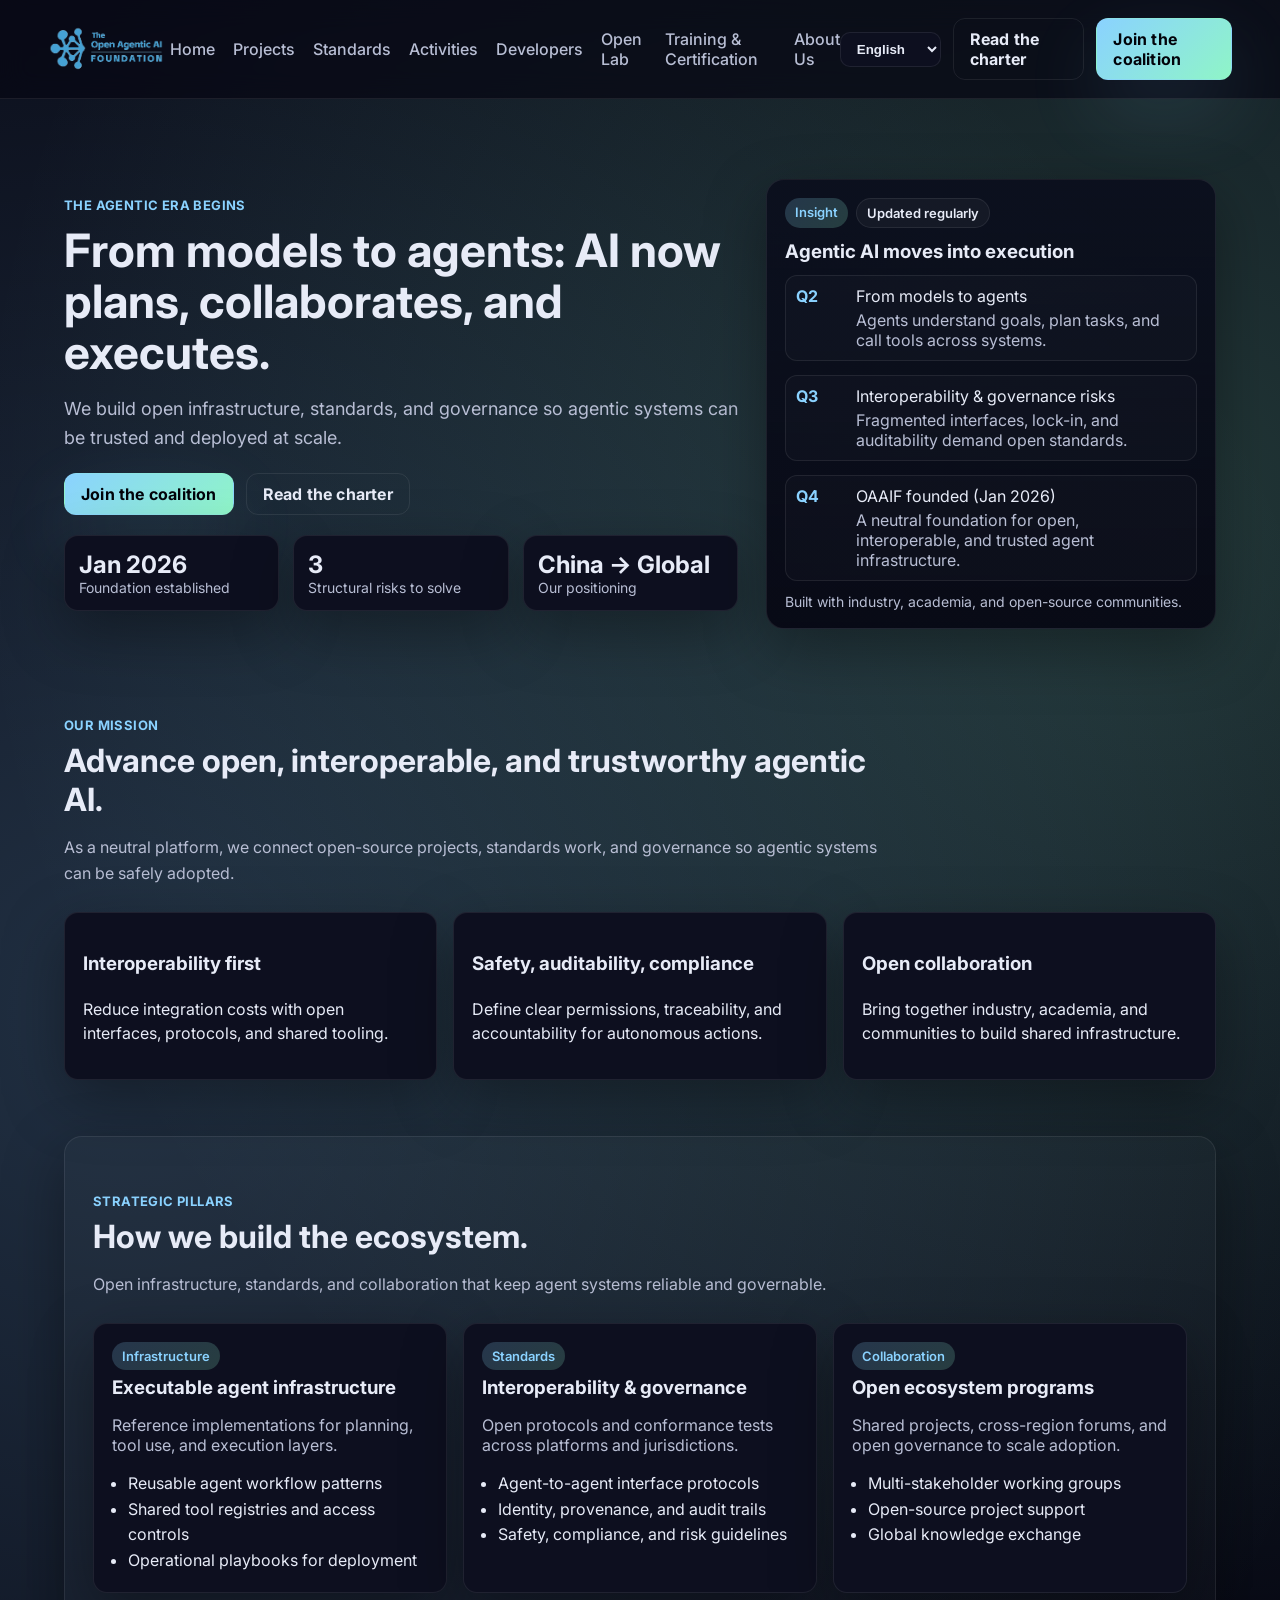
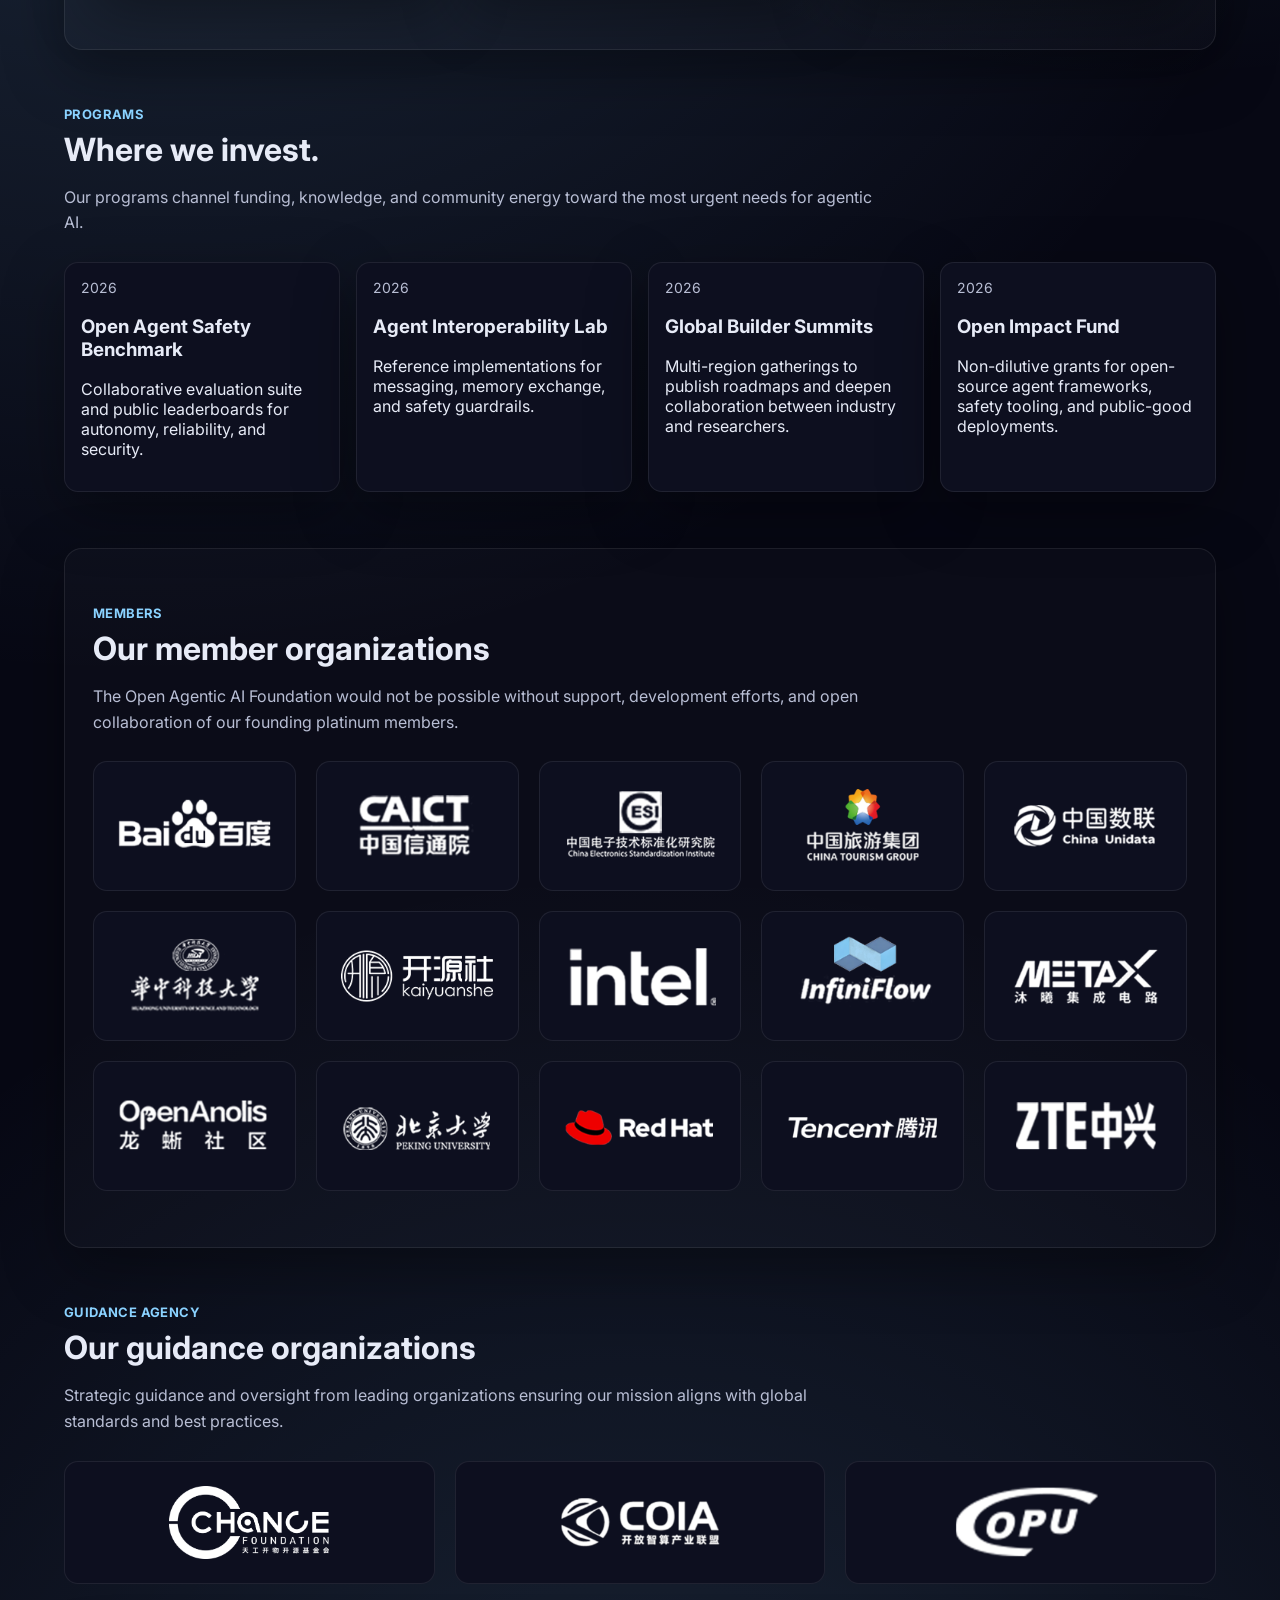
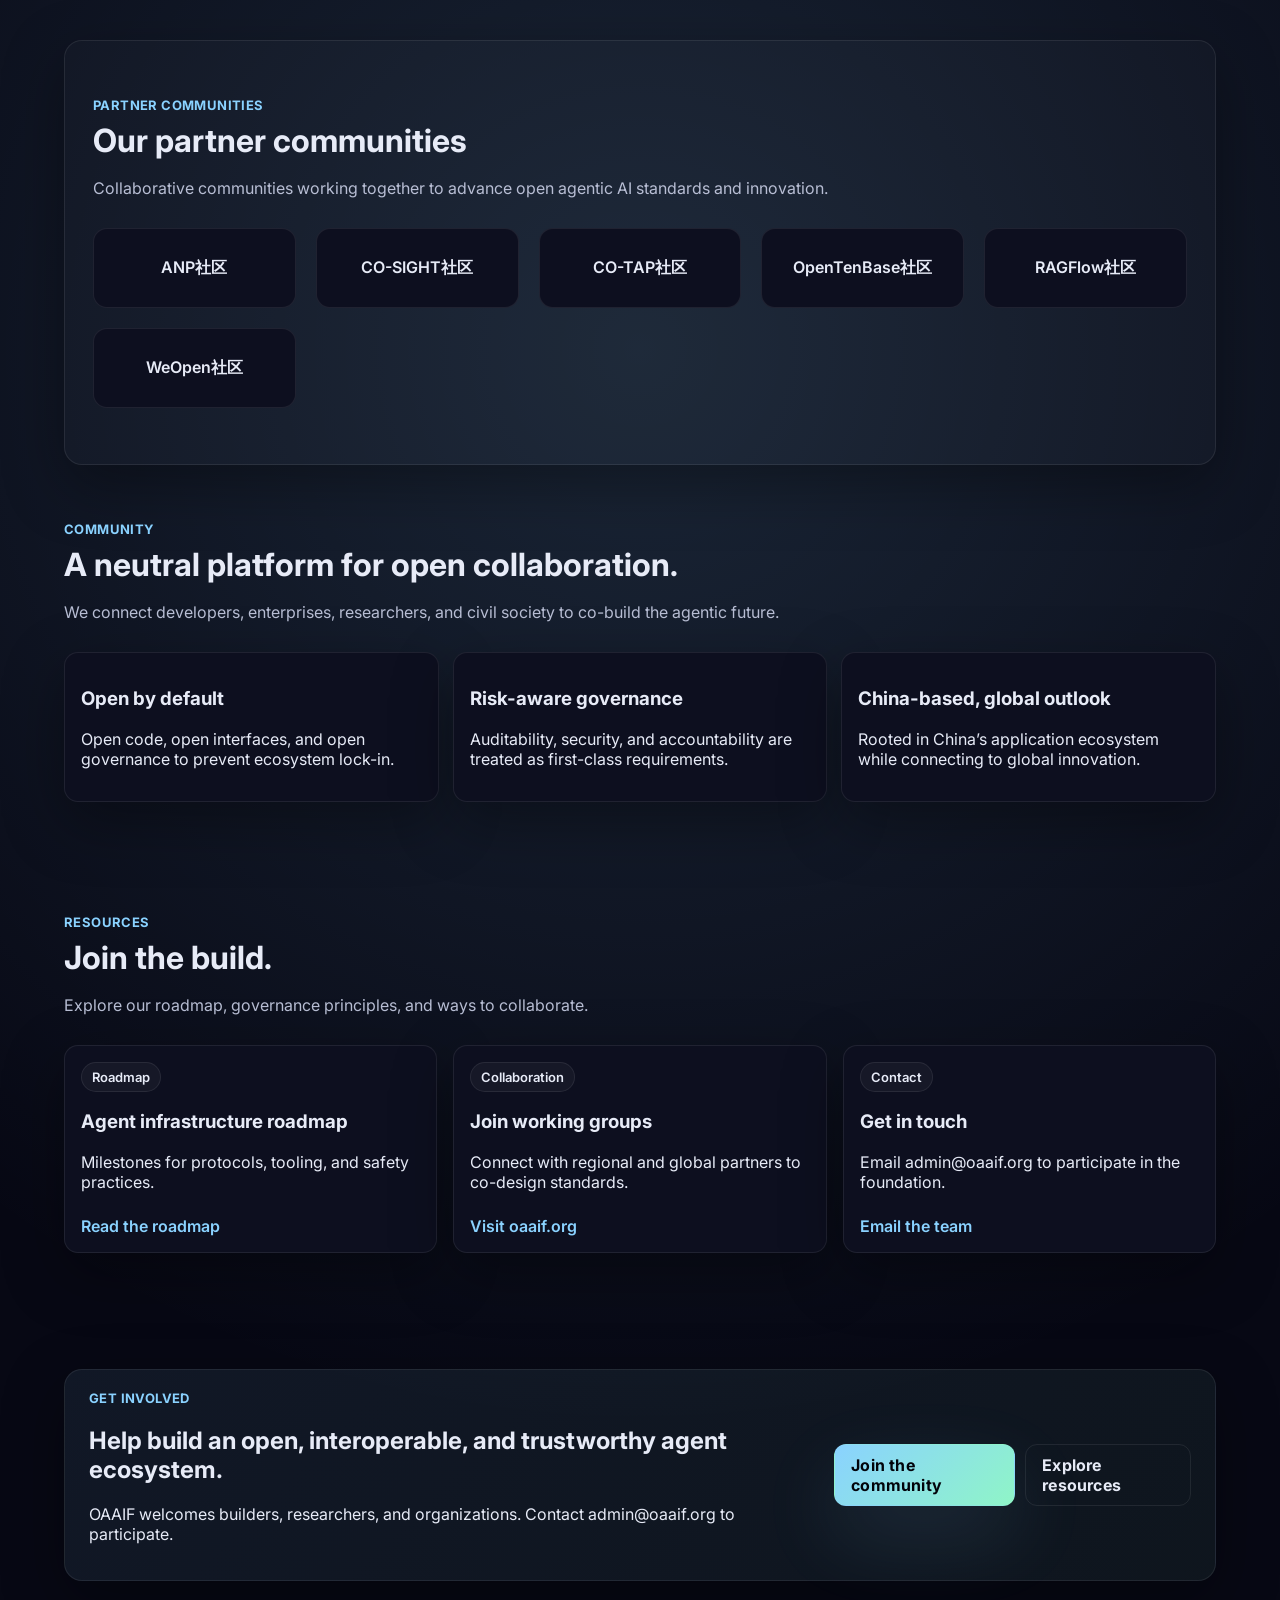
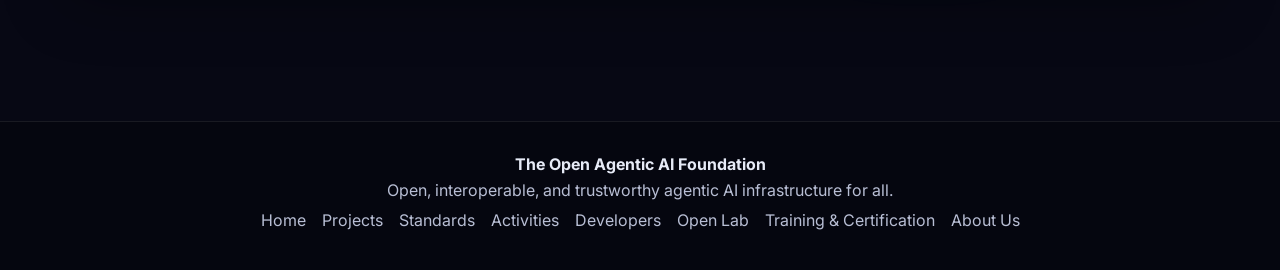
<file: index.html>
<!DOCTYPE html>
<html lang="en">
<head>
  <meta charset="UTF-8">
  <meta name="viewport" content="width=device-width, initial-scale=1.0">
  <meta name="description" content="The Open Agentic AI Foundation (OAAIF) is a neutral platform founded in 2026 to advance open, interoperable, and trustworthy agentic AI infrastructure.">
  <title>The Open Agentic AI Foundation</title>
  <link rel="preconnect" href="https://fonts.googleapis.com">
  <link rel="preconnect" href="https://fonts.gstatic.com" crossorigin>
  <link href="https://fonts.googleapis.com/css2?family=Inter:wght@400;500;600;700&family=Space+Grotesk:wght@500;600&display=swap" rel="stylesheet">
  <link rel="stylesheet" href="assets/css/style.css">
</head>
<body>
  <a class="skip-link" href="#main-content">Skip to main content</a>
  <header class="site-header">
    <a class="logo" href="index.html" aria-label="The Open Agentic AI Foundation home">
      <img class="logo__image logo__image--full" src="assets/images/oaaif-logo-full.svg" alt="The Open Agentic AI Foundation logo">
      <img class="logo__image logo__image--mark" src="assets/images/oaaif-logo-mark.svg" alt="Open Agentic AI Foundation mark">
    </a>
    <button class="mobile-menu-toggle" aria-label="Toggle mobile menu" aria-expanded="false">
      <span></span>
      <span></span>
      <span></span>
    </button>
    <nav class="nav-links">
      <a href="#main-content" data-i18n="nav-home">Home</a>
      <div class="nav-item nav-item--dropdown">
        <a href="#programs" data-i18n="nav-projects">Projects</a>
        <div class="nav-dropdown">
          <a href="#programs" data-i18n="nav-projects-overview">Projects overview</a>
          <a href="landscape.html" data-i18n="nav-projects-landscape">Landscape</a>
          <a href="agentos-omnicompute.html" data-i18n="nav-projects-agentos">AgentOS - OmniCompute</a>
        </div>
      </div>
      <a href="#pillars" data-i18n="nav-standards">Standards</a>
      <a href="#community" data-i18n="nav-activities">Activities</a>
      <a href="#members" data-i18n="nav-developers">Developers</a>
      <a href="#resources" data-i18n="nav-open-lab">Open Lab</a>
      <a href="#join" data-i18n="nav-training">Training & Certification</a>
      <div class="nav-item nav-item--dropdown">
        <a href="about.html#overview" data-i18n="nav-about">About Us</a>
        <div class="nav-dropdown">
          <a href="about.html#overview" data-i18n="nav-about-foundation">Foundation overview</a>
          <a href="about.html#mission" data-i18n="nav-about-mission">Mission</a>
          <a href="about.html#pillars" data-i18n="nav-about-charter">Charter</a>
          <a href="about.html#members" data-i18n="nav-about-structure">Organization structure</a>
          <a href="about.html#resources" data-i18n="nav-about-donors">Donor directory</a>
        </div>
      </div>
    </nav>
    <div class="header-actions">
      <select id="language-switcher" aria-label="Language selector">
        <option value="en">English</option>
        <option value="ar">العربية</option>
        <option value="zh-CN">简体中文</option>
        <option value="zh-TW">繁體中文</option>
        <option value="ja">日本語</option>
        <option value="fr">Français</option>
      </select>
      <a class="btn ghost" href="#join" data-i18n="hero-cta-secondary">See the roadmap</a>
      <a class="btn" href="#community" data-i18n="hero-cta-primary">Join the movement</a>
    </div>
  </header>

  <main id="main-content">
    <section class="hero">
      <div class="hero__content">
        <p class="eyebrow" data-i18n="hero-eyebrow">Open standards for AI agents</p>
        <h1 data-i18n="hero-title">Building safe, open agentic AI infrastructure for everyone.</h1>
        <p class="lead" data-i18n="hero-subtitle">We are a global coalition advancing interoperable tooling, trustworthy governance, and a thriving ecosystem for AI agents.</p>
        <div class="hero__actions">
          <a class="btn" href="#community" data-i18n="hero-cta-primary">Join the movement</a>
          <a class="btn ghost" href="#resources" data-i18n="hero-cta-secondary">See the roadmap</a>
        </div>
        <div class="metrics">
          <div class="metric">
          <div class="metric__value" data-i18n="metric-1-value">Jan 2026</div>
          <div class="metric__label" data-i18n="metric-countries">Foundation established</div>
        </div>
        <div class="metric">
          <div class="metric__value" data-i18n="metric-2-value">3</div>
          <div class="metric__label" data-i18n="metric-partners">Structural risks to solve</div>
        </div>
        <div class="metric">
          <div class="metric__value" data-i18n="metric-3-value">China → Global</div>
          <div class="metric__label" data-i18n="metric-impact">Our positioning</div>
        </div>
      </div>
      </div>
      <div class="hero__panel">
        <div class="panel">
          <div class="panel__header">
            <span class="pill pill--accent" data-i18n="panel-live">Live</span>
            <span class="pill" data-i18n="panel-updated">Updated weekly</span>
          </div>
          <div class="panel__body">
            <h3 data-i18n="panel-title">Agentic AI ecosystem in motion</h3>
            <ul class="timeline">
              <li>
                <span class="timeline__time">Q2</span>
                <div>
                  <p class="timeline__title" data-i18n="timeline-1-title">Open Agent Safety Benchmark</p>
                  <p class="timeline__desc" data-i18n="timeline-1-desc">Community-driven evaluations for autonomy, alignment, and resilience.</p>
                </div>
              </li>
              <li>
                <span class="timeline__time">Q3</span>
                <div>
                  <p class="timeline__title" data-i18n="timeline-2-title">Interoperability Standards</p>
                  <p class="timeline__desc" data-i18n="timeline-2-desc">Reference specs for agent messaging, memory, and tool safety.</p>
                </div>
              </li>
              <li>
                <span class="timeline__time">Q4</span>
                <div>
                  <p class="timeline__title" data-i18n="timeline-3-title">Global Builder Summits</p>
                  <p class="timeline__desc" data-i18n="timeline-3-desc">Multi-city gatherings to publish learnings, roadmaps, and open datasets.</p>
                </div>
              </li>
            </ul>
          </div>
          <div class="panel__footer" data-i18n="panel-footer">Created with researchers, startups, enterprises, and public institutions.</div>
        </div>
      </div>
    </section>

    <section id="mission" class="section">
      <div class="section__header">
        <p class="eyebrow" data-i18n="mission-eyebrow">Our mission</p>
        <h2 data-i18n="mission-title">Enable open, safe, and useful agentic AI for society.</h2>
        <p class="section__description" data-i18n="mission-body">We coordinate standards, funding, and governance so that builders across the world can create trustworthy agentic systems—independent, interoperable, and aligned with human values.</p>
      </div>
      <div class="cards">
        <article class="card">
          <h3 data-i18n="mission-card-1-title">Open protocols</h3>
          <p data-i18n="mission-card-1-body">We maintain open specifications for agent messaging, identity, safety, and data stewardship so ecosystems can interoperate.</p>
        </article>
        <article class="card">
          <h3 data-i18n="mission-card-2-title">Safety & assurance</h3>
          <p data-i18n="mission-card-2-body">We convene researchers to define benchmarks, threat models, and red-team exercises for autonomous systems.</p>
        </article>
        <article class="card">
          <h3 data-i18n="mission-card-3-title">Inclusive governance</h3>
          <p data-i18n="mission-card-3-body">We bring civil society, academia, and industry together to shape transparent, accountable governance.</p>
        </article>
      </div>
    </section>

    <section id="pillars" class="section section--alt">
      <div class="section__header">
        <p class="eyebrow" data-i18n="pillars-eyebrow">Strategic pillars</p>
        <h2 data-i18n="pillars-title">What we build together.</h2>
        <p class="section__description" data-i18n="pillars-body">From technical standards to public-private collaboration, we focus on the capabilities that make agentic AI reliable, transparent, and universally accessible.</p>
      </div>
      <div class="pillars">
        <article class="pillar">
          <div class="pill pill--accent" data-i18n="pillar-1-tag">Infrastructure</div>
          <h3 data-i18n="pillar-1-title">Reference architecture</h3>
          <p data-i18n="pillar-1-body">Open-source blueprints for memory, planning, and evaluation layers that teams can adopt and extend.</p>
          <ul>
            <li data-i18n="pillar-1-li-1">Composable agent lifecycle models</li>
            <li data-i18n="pillar-1-li-2">Secure tool & data access controls</li>
            <li data-i18n="pillar-1-li-3">Shared telemetry for safety signals</li>
          </ul>
        </article>
        <article class="pillar">
          <div class="pill pill--accent" data-i18n="pillar-2-tag">Standards</div>
          <h3 data-i18n="pillar-2-title">Interoperability & trust</h3>
          <p data-i18n="pillar-2-body">Specifications and conformance suites that let agent networks collaborate across vendors and jurisdictions.</p>
          <ul>
            <li data-i18n="pillar-2-li-1">Open agent interface spec (OAIS)</li>
            <li data-i18n="pillar-2-li-2">Identity, provenance, and auditability</li>
            <li data-i18n="pillar-2-li-3">Safety, alignment, and resilience benchmarks</li>
          </ul>
        </article>
        <article class="pillar">
          <div class="pill pill--accent" data-i18n="pillar-3-tag">Impact</div>
          <h3 data-i18n="pillar-3-title">Ecosystem programs</h3>
          <p data-i18n="pillar-3-body">Fellowships, grants, and summits that accelerate open-source agentic AI and real-world deployments.</p>
          <ul>
            <li data-i18n="pillar-3-li-1">Builder residencies & red-team labs</li>
            <li data-i18n="pillar-3-li-2">Global policy and safety forums</li>
            <li data-i18n="pillar-3-li-3">Open datasets & evaluation challenges</li>
          </ul>
        </article>
      </div>
    </section>

    <section id="programs" class="section">
      <div class="section__header">
        <p class="eyebrow" data-i18n="programs-eyebrow">Programs</p>
        <h2 data-i18n="programs-title">Where we invest.</h2>
        <p class="section__description" data-i18n="programs-body">Our programs channel funding, knowledge, and community energy toward the most urgent needs for agentic AI.</p>
      </div>
      <div class="programs">
        <article class="program">
          <div class="program__meta">2026</div>
          <h3 data-i18n="program-1-title">Open Agent Safety Benchmark</h3>
          <p data-i18n="program-1-body">Collaborative evaluation suite and public leaderboards for autonomy, reliability, and security.</p>
        </article>
        <article class="program">
          <div class="program__meta">2026</div>
          <h3 data-i18n="program-2-title">Agent Interoperability Lab</h3>
          <p data-i18n="program-2-body">Reference implementations for messaging, memory exchange, and safety guardrails.</p>
        </article>
        <article class="program">
          <div class="program__meta">2026</div>
          <h3 data-i18n="program-3-title">Global Builder Summits</h3>
          <p data-i18n="program-3-body">Multi-region gatherings to publish roadmaps and deepen collaboration between industry and researchers.</p>
        </article>
        <article class="program">
          <div class="program__meta">2026</div>
          <h3 data-i18n="program-4-title">Open Impact Fund</h3>
          <p data-i18n="program-4-body">Non-dilutive grants for open-source agent frameworks, safety tooling, and public-good deployments.</p>
        </article>
      </div>
    </section>

    <section id="members" class="section section--alt">
      <div class="section__header">
        <p class="eyebrow" data-i18n="members-eyebrow">Members</p>
        <h2 data-i18n="members-title">Our member organizations</h2>
        <p class="section__description" data-i18n="members-body">The Open Agentic AI Foundation would not be possible without the support, development efforts, and open collaboration of our founding platinum members.</p>
      </div>
      <div class="logo-wall">
        <div class="logo-item">
          <img src="assets/images/logo/1百度.png" alt="百度" class="member-logo">
        </div>
        <div class="logo-item">
          <img src="assets/images/logo/2中国信通院.png" alt="中国信通院" class="member-logo">
        </div>
        <div class="logo-item">
          <img src="assets/images/logo/3电子四院.png" alt="电子四院" class="member-logo">
        </div>
        <div class="logo-item">
          <img src="assets/images/logo/4中国旅游集团.png" alt="中国旅游集团" class="member-logo">
        </div>
        <div class="logo-item">
          <img src="assets/images/logo/5中国数联.png" alt="中国数联" class="member-logo">
        </div>
        <div class="logo-item">
          <img src="assets/images/logo/6华中科技大学.png" alt="华中科技大学" class="member-logo">
        </div>
        <div class="logo-item">
          <img src="assets/images/logo/7开源社.png" alt="开源社" class="member-logo">
        </div>
        <div class="logo-item">
          <img src="assets/images/logo/8Intel.png" alt="Intel" class="member-logo">
        </div>
        <div class="logo-item">
          <img src="assets/images/logo/9英飞流.png" alt="英飞流" class="member-logo">
        </div>
        <div class="logo-item">
          <img src="assets/images/logo/10沐曦股份.png" alt="沐曦股份" class="member-logo">
        </div>
        <div class="logo-item">
          <img src="assets/images/logo/11龙蜥社区.png" alt="龙蜥社区" class="member-logo">
        </div>
        <div class="logo-item">
          <img src="assets/images/logo/12北京大学.png" alt="北京大学" class="member-logo">
        </div>
        <div class="logo-item">
          <img src="assets/images/logo/13RedHat.png" alt="RedHat" class="member-logo">
        </div>
        <div class="logo-item">
          <img src="assets/images/logo/14腾讯.png" alt="腾讯" class="member-logo">
        </div>
        <div class="logo-item">
          <img src="assets/images/logo/15中兴通讯.png" alt="中兴通讯" class="member-logo">
        </div>
      </div>
    </section>

    <section id="guidance" class="section">
      <div class="section__header">
        <p class="eyebrow" data-i18n="guidance-eyebrow">Guidance Agency</p>
        <h2 data-i18n="guidance-title">Our guidance organizations</h2>
        <p class="section__description" data-i18n="guidance-body">Strategic guidance and oversight from leading organizations ensuring our mission aligns with global standards and best practices.</p>
      </div>
      <div class="logo-wall">
        <div class="logo-item">
          <img src="assets/images/guidance agency/1cf.png" alt="CF" class="member-logo">
        </div>
        <div class="logo-item">
          <img src="assets/images/guidance agency/2coia.png" alt="COIA" class="member-logo">
        </div>
        <div class="logo-item">
          <img src="assets/images/guidance agency/3copu.png" alt="COPU" class="member-logo">
        </div>
      </div>
    </section>

    <section id="partner-communities" class="section section--alt">
      <div class="section__header">
        <p class="eyebrow" data-i18n="partner-communities-eyebrow">Partner Communities</p>
        <h2 data-i18n="partner-communities-title">Our partner communities</h2>
        <p class="section__description" data-i18n="partner-communities-body">Collaborative communities working together to advance open agentic AI standards and innovation.</p>
      </div>
      <div class="community-list">
        <div class="community-item">ANP社区</div>
        <div class="community-item">CO-SIGHT社区</div>
        <div class="community-item">CO-TAP社区</div>
        <div class="community-item">OpenTenBase社区</div>
        <div class="community-item">RAGFlow社区</div>
        <div class="community-item">WeOpen社区</div>
      </div>
    </section>

    <section id="community" class="section">
      <div class="section__header">
        <p class="eyebrow" data-i18n="community-eyebrow">Community</p>
        <h2 data-i18n="community-title">A global coalition of builders, researchers, and policymakers.</h2>
        <p class="section__description" data-i18n="community-body">We convene open-source contributors, startups, enterprises, universities, and civil society to co-design the next era of agentic AI.</p>
      </div>
      <div class="grid">
        <article class="highlight">
          <h3 data-i18n="highlight-1-title">Open & neutral</h3>
          <p data-i18n="highlight-1-body">We publish artifacts under open licenses and encourage cross-organizational governance.</p>
        </article>
        <article class="highlight">
          <h3 data-i18n="highlight-2-title">Safety first</h3>
          <p data-i18n="highlight-2-body">Threat modeling, evals, and incident response are built into every program.</p>
        </article>
        <article class="highlight">
          <h3 data-i18n="highlight-3-title">Global access</h3>
          <p data-i18n="highlight-3-body">We support multilingual resources and regionally distributed summits.</p>
        </article>
      </div>
    </section>

    <section id="resources" class="section">
      <div class="section__header">
        <p class="eyebrow" data-i18n="resources-eyebrow">Resources</p>
        <h2 data-i18n="resources-title">Start building with us.</h2>
        <p class="section__description" data-i18n="resources-body">Explore our living roadmap, specifications, and community channels to contribute from day one.</p>
      </div>
      <div class="resource-grid">
        <article class="resource">
          <div class="pill" data-i18n="resource-1-tag">Roadmap</div>
          <h3 data-i18n="resource-1-title">Agent standards preview</h3>
          <p data-i18n="resource-1-body">Draft specifications for interfaces, memory, and safe tool access.</p>
          <a href="#" class="link" data-i18n="resource-1-link">View the docs</a>
        </article>
        <article class="resource">
          <div class="pill" data-i18n="resource-2-tag">Community</div>
          <h3 data-i18n="resource-2-title">Join the forum</h3>
          <p data-i18n="resource-2-body">Connect with contributors, propose initiatives, and join working groups.</p>
          <a href="https://oaaif.org/" class="link" data-i18n="resource-2-link">Open workspace</a>
        </article>
        <article class="resource">
          <div class="pill" data-i18n="resource-3-tag">Funding</div>
          <h3 data-i18n="resource-3-title">Apply for grants</h3>
          <p data-i18n="resource-3-body">Support for open-source projects, research, and deployments that move the ecosystem forward.</p>
          <a href="mailto:admin@oaaif.org" class="link" data-i18n="resource-3-link">Start an application</a>
        </article>
      </div>
    </section>

    <section id="join" class="section section--cta">
      <div class="cta">
        <div>
          <p class="eyebrow" data-i18n="cta-eyebrow">Get involved</p>
          <h2 data-i18n="cta-title">Bring your expertise to The Open Agentic AI Foundation.</h2>
          <p data-i18n="cta-body">Contribute to standards, participate in safety evaluations, and shape open governance for agentic systems.</p>
        </div>
        <div class="cta__actions">
          <a class="btn" href="#community" data-i18n="cta-primary">Join the coalition</a>
          <a class="btn ghost" href="#resources" data-i18n="cta-secondary">Browse resources</a>
        </div>
      </div>
    </section>
  </main>

  <footer class="footer">
    <div class="footer__brand" data-i18n="brand-name">The Open Agentic AI Foundation</div>
    <p class="footer__text" data-i18n="footer-copy">Open, safe, and interoperable agentic AI for everyone.</p>
    <div class="footer__links">
      <a href="#main-content" data-i18n="nav-home">Home</a>
      <a href="#programs" data-i18n="nav-projects">Projects</a>
      <a href="#pillars" data-i18n="nav-standards">Standards</a>
      <a href="#community" data-i18n="nav-activities">Activities</a>
      <a href="#members" data-i18n="nav-developers">Developers</a>
      <a href="#resources" data-i18n="nav-open-lab">Open Lab</a>
      <a href="#join" data-i18n="nav-training">Training & Certification</a>
      <a href="about.html#overview" data-i18n="nav-about">About Us</a>
    </div>
  </footer>

  <script src="assets/js/app.js"></script>
</body>
</html>
</file>
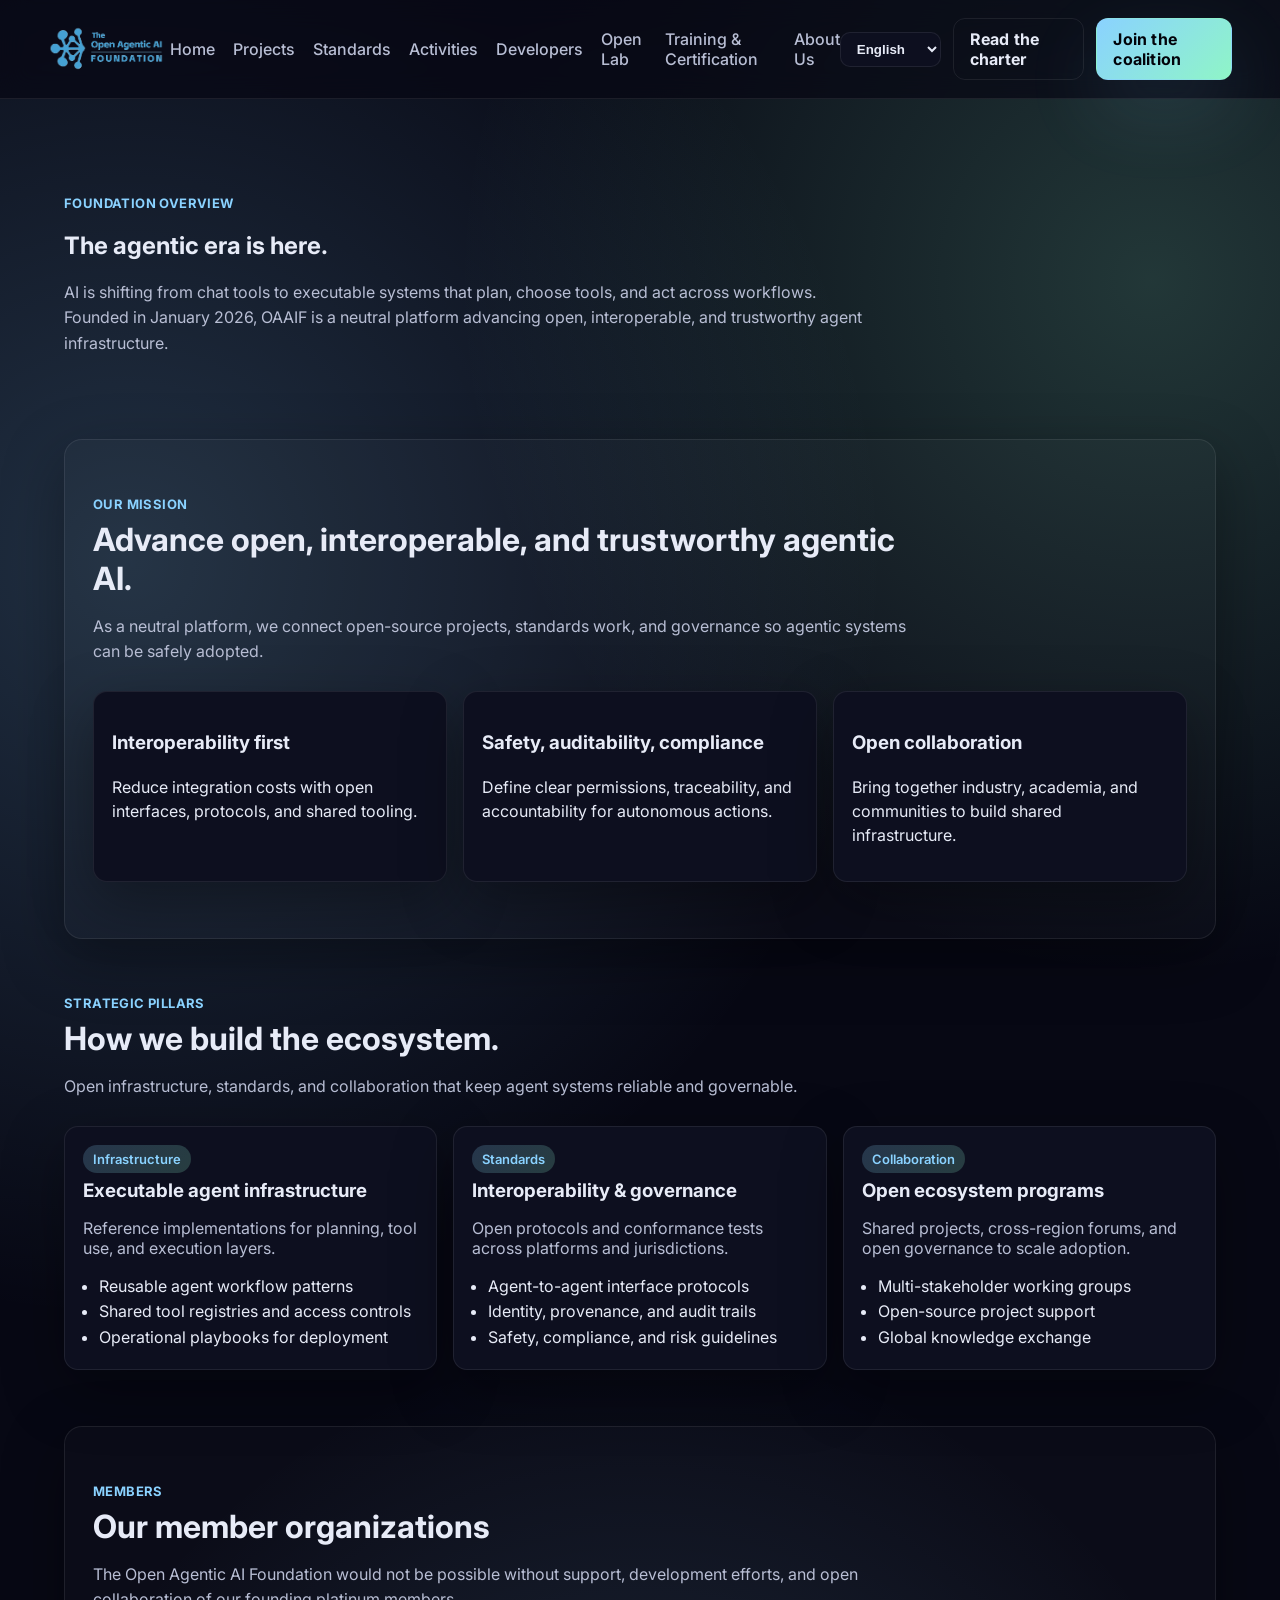
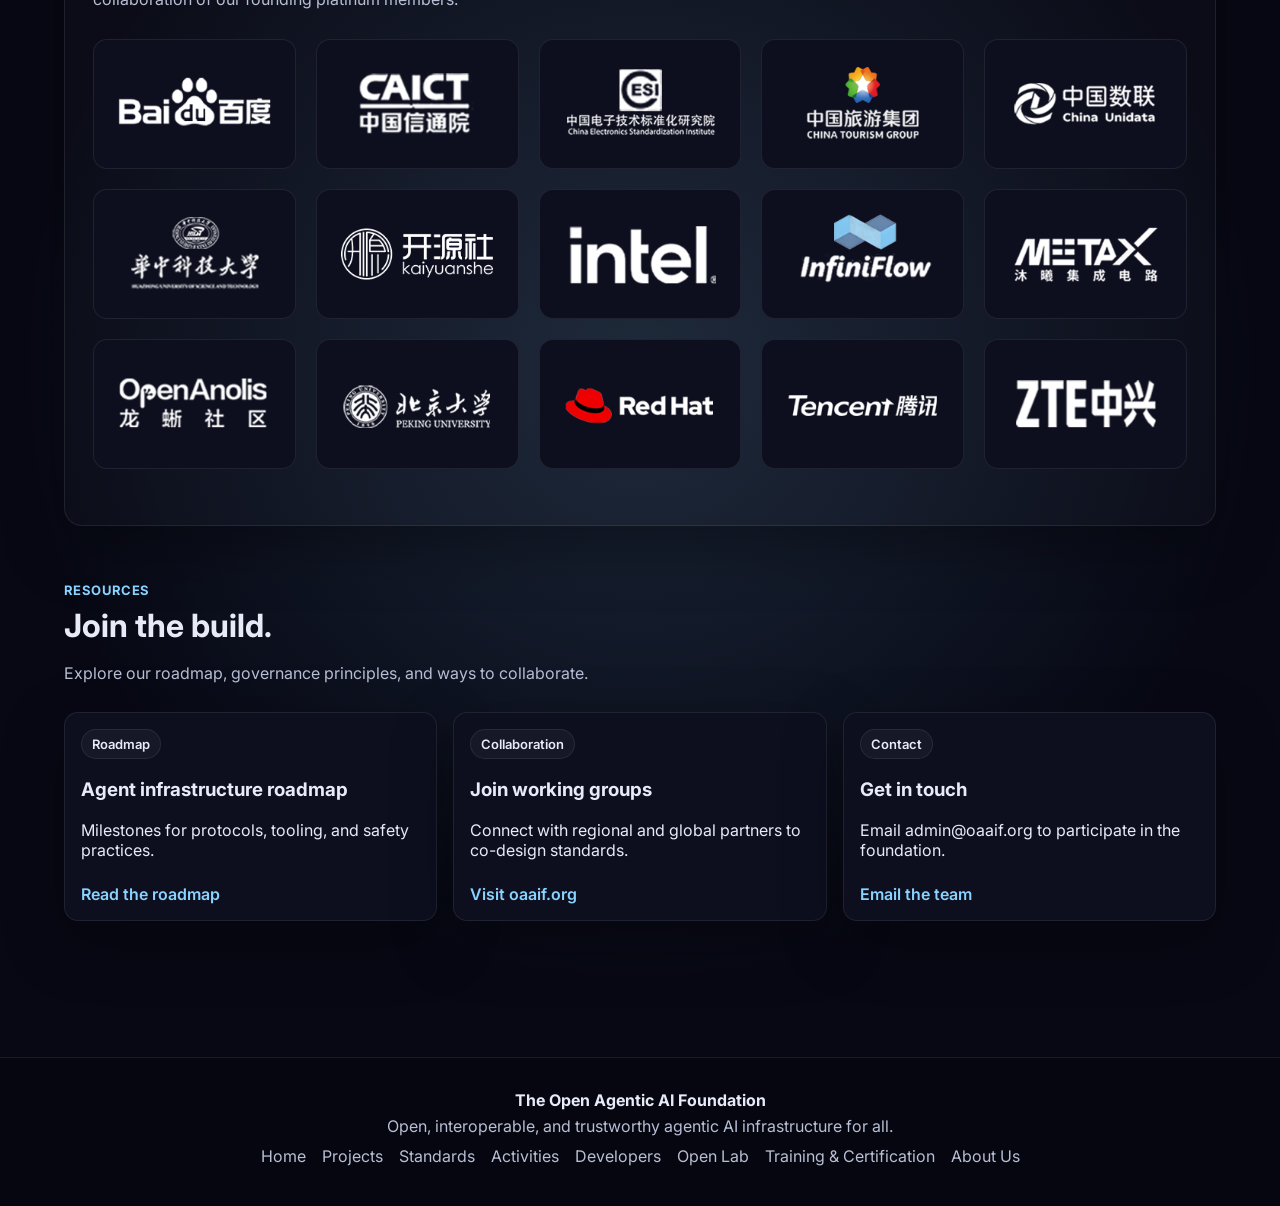
<file: about.html>
<!DOCTYPE html>
<html lang="en">
<head>
  <meta charset="UTF-8">
  <meta name="viewport" content="width=device-width, initial-scale=1.0">
  <meta name="description" content="Learn about the Open Agentic AI Foundation (OAAIF), a neutral platform founded in 2026 to advance open, interoperable, and trustworthy agentic AI infrastructure.">
  <title>About Us · The Open Agentic AI Foundation</title>
  <link rel="preconnect" href="https://fonts.googleapis.com">
  <link rel="preconnect" href="https://fonts.gstatic.com" crossorigin>
  <link href="https://fonts.googleapis.com/css2?family=Inter:wght@400;500;600;700&family=Space+Grotesk:wght@500;600&display=swap" rel="stylesheet">
  <link rel="stylesheet" href="assets/css/style.css">
</head>
<body>
  <a class="skip-link" href="#main-content">Skip to main content</a>
  <header class="site-header">
    <a class="logo" href="index.html" aria-label="The Open Agentic AI Foundation home">
      <img class="logo__image logo__image--full" src="assets/images/oaaif-logo-full.svg" alt="The Open Agentic AI Foundation logo">
      <img class="logo__image logo__image--mark" src="assets/images/oaaif-logo-mark.svg" alt="Open Agentic AI Foundation mark">
    </a>
    <button class="mobile-menu-toggle" aria-label="Toggle mobile menu" aria-expanded="false">
      <span></span>
      <span></span>
      <span></span>
    </button>
    <nav class="nav-links">
      <a href="index.html#main-content" data-i18n="nav-home">Home</a>
      <div class="nav-item nav-item--dropdown">
        <a href="index.html#programs" data-i18n="nav-projects">Projects</a>
        <div class="nav-dropdown">
          <a href="index.html#programs" data-i18n="nav-projects-overview">Projects overview</a>
          <a href="landscape.html" data-i18n="nav-projects-landscape">Landscape</a>
          <a href="agentos-omnicompute.html" data-i18n="nav-projects-agentos">AgentOS - OmniCompute</a>
        </div>
      </div>
      <a href="index.html#pillars" data-i18n="nav-standards">Standards</a>
      <a href="index.html#community" data-i18n="nav-activities">Activities</a>
      <a href="index.html#members" data-i18n="nav-developers">Developers</a>
      <a href="index.html#resources" data-i18n="nav-open-lab">Open Lab</a>
      <a href="index.html#join" data-i18n="nav-training">Training & Certification</a>
      <div class="nav-item nav-item--dropdown">
        <a href="about.html#overview" data-i18n="nav-about">About Us</a>
        <div class="nav-dropdown">
          <a href="about.html#overview" data-i18n="nav-about-foundation">Foundation overview</a>
          <a href="about.html#mission" data-i18n="nav-about-mission">Mission</a>
          <a href="about.html#pillars" data-i18n="nav-about-charter">Charter</a>
          <a href="about.html#members" data-i18n="nav-about-structure">Organization structure</a>
          <a href="about.html#resources" data-i18n="nav-about-donors">Donor directory</a>
        </div>
      </div>
    </nav>
    <div class="header-actions">
      <select id="language-switcher" aria-label="Language selector">
        <option value="en">English</option>
        <option value="ar">العربية</option>
        <option value="zh-CN">简体中文</option>
        <option value="zh-TW">繁體中文</option>
        <option value="ja">日本語</option>
        <option value="fr">Français</option>
      </select>
      <a class="btn ghost" href="index.html#join" data-i18n="hero-cta-secondary">See the roadmap</a>
      <a class="btn" href="index.html#community" data-i18n="hero-cta-primary">Join the movement</a>
    </div>
  </header>

  <main id="main-content">
    <section id="overview" class="section">
      <div class="section__header">
        <p class="eyebrow" data-i18n="overview-eyebrow">Foundation overview</p>
        <h1 data-i18n="overview-title">Building an open, global coalition.</h1>
        <p class="section__description" data-i18n="overview-body">We align research institutions, industry leaders, and policymakers to advance safe, interoperable agentic AI through shared standards and funding.</p>
      </div>
    </section>

    <section id="mission" class="section section--alt">
      <div class="section__header">
        <p class="eyebrow" data-i18n="mission-eyebrow">Our mission</p>
        <h2 data-i18n="mission-title">Enable open, safe, and useful agentic AI for society.</h2>
        <p class="section__description" data-i18n="mission-body">We coordinate standards, funding, and governance so that builders across the world can create trustworthy agentic systems—independent, interoperable, and aligned with human values.</p>
      </div>
      <div class="cards">
        <article class="card">
          <h3 data-i18n="mission-card-1-title">Open protocols</h3>
          <p data-i18n="mission-card-1-body">We maintain open specifications for agent messaging, identity, safety, and data stewardship so ecosystems can interoperate.</p>
        </article>
        <article class="card">
          <h3 data-i18n="mission-card-2-title">Safety & assurance</h3>
          <p data-i18n="mission-card-2-body">We convene researchers to define benchmarks, threat models, and red-team exercises for autonomous systems.</p>
        </article>
        <article class="card">
          <h3 data-i18n="mission-card-3-title">Inclusive governance</h3>
          <p data-i18n="mission-card-3-body">We bring civil society, academia, and industry together to shape transparent, accountable governance.</p>
        </article>
      </div>
    </section>

    <section id="pillars" class="section">
      <div class="section__header">
        <p class="eyebrow" data-i18n="pillars-eyebrow">Strategic pillars</p>
        <h2 data-i18n="pillars-title">What we build together.</h2>
        <p class="section__description" data-i18n="pillars-body">From technical standards to public-private collaboration, we focus on the capabilities that make agentic AI reliable, transparent, and universally accessible.</p>
      </div>
      <div class="pillars">
        <article class="pillar">
          <div class="pill pill--accent" data-i18n="pillar-1-tag">Infrastructure</div>
          <h3 data-i18n="pillar-1-title">Reference architecture</h3>
          <p data-i18n="pillar-1-body">Open-source blueprints for memory, planning, and evaluation layers that teams can adopt and extend.</p>
          <ul>
            <li data-i18n="pillar-1-li-1">Composable agent lifecycle models</li>
            <li data-i18n="pillar-1-li-2">Secure tool & data access controls</li>
            <li data-i18n="pillar-1-li-3">Shared telemetry for safety signals</li>
          </ul>
        </article>
        <article class="pillar">
          <div class="pill pill--accent" data-i18n="pillar-2-tag">Standards</div>
          <h3 data-i18n="pillar-2-title">Interoperability & trust</h3>
          <p data-i18n="pillar-2-body">Specifications and conformance suites that let agent networks collaborate across vendors and jurisdictions.</p>
          <ul>
            <li data-i18n="pillar-2-li-1">Open agent interface spec (OAIS)</li>
            <li data-i18n="pillar-2-li-2">Identity, provenance, and auditability</li>
            <li data-i18n="pillar-2-li-3">Safety, alignment, and resilience benchmarks</li>
          </ul>
        </article>
        <article class="pillar">
          <div class="pill pill--accent" data-i18n="pillar-3-tag">Impact</div>
          <h3 data-i18n="pillar-3-title">Ecosystem programs</h3>
          <p data-i18n="pillar-3-body">Fellowships, grants, and summits that accelerate open-source agentic AI and real-world deployments.</p>
          <ul>
            <li data-i18n="pillar-3-li-1">Builder residencies & red-team labs</li>
            <li data-i18n="pillar-3-li-2">Global policy and safety forums</li>
            <li data-i18n="pillar-3-li-3">Open datasets & evaluation challenges</li>
          </ul>
        </article>
      </div>
    </section>

    <section id="members" class="section section--alt">
      <div class="section__header">
        <p class="eyebrow" data-i18n="members-eyebrow">Members</p>
        <h2 data-i18n="members-title">Our member organizations</h2>
        <p class="section__description" data-i18n="members-body">The Open Agentic AI Foundation would not be possible without the support, development efforts, and open collaboration of our founding platinum members.</p>
      </div>
      <div class="logo-wall">
        <div class="logo-item">
          <img src="assets/images/logo/1百度.png" alt="百度" class="member-logo">
        </div>
        <div class="logo-item">
          <img src="assets/images/logo/2中国信通院.png" alt="中国信通院" class="member-logo">
        </div>
        <div class="logo-item">
          <img src="assets/images/logo/3电子四院.png" alt="电子四院" class="member-logo">
        </div>
        <div class="logo-item">
          <img src="assets/images/logo/4中国旅游集团.png" alt="中国旅游集团" class="member-logo">
        </div>
        <div class="logo-item">
          <img src="assets/images/logo/5中国数联.png" alt="中国数联" class="member-logo">
        </div>
        <div class="logo-item">
          <img src="assets/images/logo/6华中科技大学.png" alt="华中科技大学" class="member-logo">
        </div>
        <div class="logo-item">
          <img src="assets/images/logo/7开源社.png" alt="开源社" class="member-logo">
        </div>
        <div class="logo-item">
          <img src="assets/images/logo/8Intel.png" alt="Intel" class="member-logo">
        </div>
        <div class="logo-item">
          <img src="assets/images/logo/9英飞流.png" alt="英飞流" class="member-logo">
        </div>
        <div class="logo-item">
          <img src="assets/images/logo/10沐曦股份.png" alt="沐曦股份" class="member-logo">
        </div>
        <div class="logo-item">
          <img src="assets/images/logo/11龙蜥社区.png" alt="龙蜥社区" class="member-logo">
        </div>
        <div class="logo-item">
          <img src="assets/images/logo/12北京大学.png" alt="北京大学" class="member-logo">
        </div>
        <div class="logo-item">
          <img src="assets/images/logo/13RedHat.png" alt="RedHat" class="member-logo">
        </div>
        <div class="logo-item">
          <img src="assets/images/logo/14腾讯.png" alt="腾讯" class="member-logo">
        </div>
        <div class="logo-item">
          <img src="assets/images/logo/15中兴通讯.png" alt="中兴通讯" class="member-logo">
        </div>
      </div>
    </section>

    <section id="resources" class="section">
      <div class="section__header">
        <p class="eyebrow" data-i18n="resources-eyebrow">Resources</p>
        <h2 data-i18n="resources-title">Start building with us.</h2>
        <p class="section__description" data-i18n="resources-body">Explore our living roadmap, specifications, and community channels to contribute from day one.</p>
      </div>
      <div class="resource-grid">
        <article class="resource">
          <div class="pill" data-i18n="resource-1-tag">Roadmap</div>
          <h3 data-i18n="resource-1-title">Agent standards preview</h3>
          <p data-i18n="resource-1-body">Draft specifications for interfaces, memory, and safe tool access.</p>
          <a href="#" class="link" data-i18n="resource-1-link">View the docs</a>
        </article>
        <article class="resource">
          <div class="pill" data-i18n="resource-2-tag">Community</div>
          <h3 data-i18n="resource-2-title">Join the forum</h3>
          <p data-i18n="resource-2-body">Connect with contributors, propose initiatives, and join working groups.</p>
          <a href="https://oaaif.org/" class="link" data-i18n="resource-2-link">Open workspace</a>
        </article>
        <article class="resource">
          <div class="pill" data-i18n="resource-3-tag">Funding</div>
          <h3 data-i18n="resource-3-title">Apply for grants</h3>
          <p data-i18n="resource-3-body">Support for open-source projects, research, and deployments that move the ecosystem forward.</p>
          <a href="mailto:admin@oaaif.org" class="link" data-i18n="resource-3-link">Start an application</a>
        </article>
      </div>
    </section>
  </main>

  <footer class="footer">
    <div class="footer__brand" data-i18n="brand-name">The Open Agentic AI Foundation</div>
    <p class="footer__text" data-i18n="footer-copy">Open, safe, and interoperable agentic AI for everyone.</p>
    <div class="footer__links">
      <a href="index.html#main-content" data-i18n="nav-home">Home</a>
      <a href="index.html#programs" data-i18n="nav-projects">Projects</a>
      <a href="index.html#pillars" data-i18n="nav-standards">Standards</a>
      <a href="index.html#community" data-i18n="nav-activities">Activities</a>
      <a href="index.html#members" data-i18n="nav-developers">Developers</a>
      <a href="index.html#resources" data-i18n="nav-open-lab">Open Lab</a>
      <a href="index.html#join" data-i18n="nav-training">Training & Certification</a>
      <a href="about.html#overview" data-i18n="nav-about">About Us</a>
    </div>
  </footer>

  <script src="assets/js/app.js"></script>
</body>
</html>
</file>
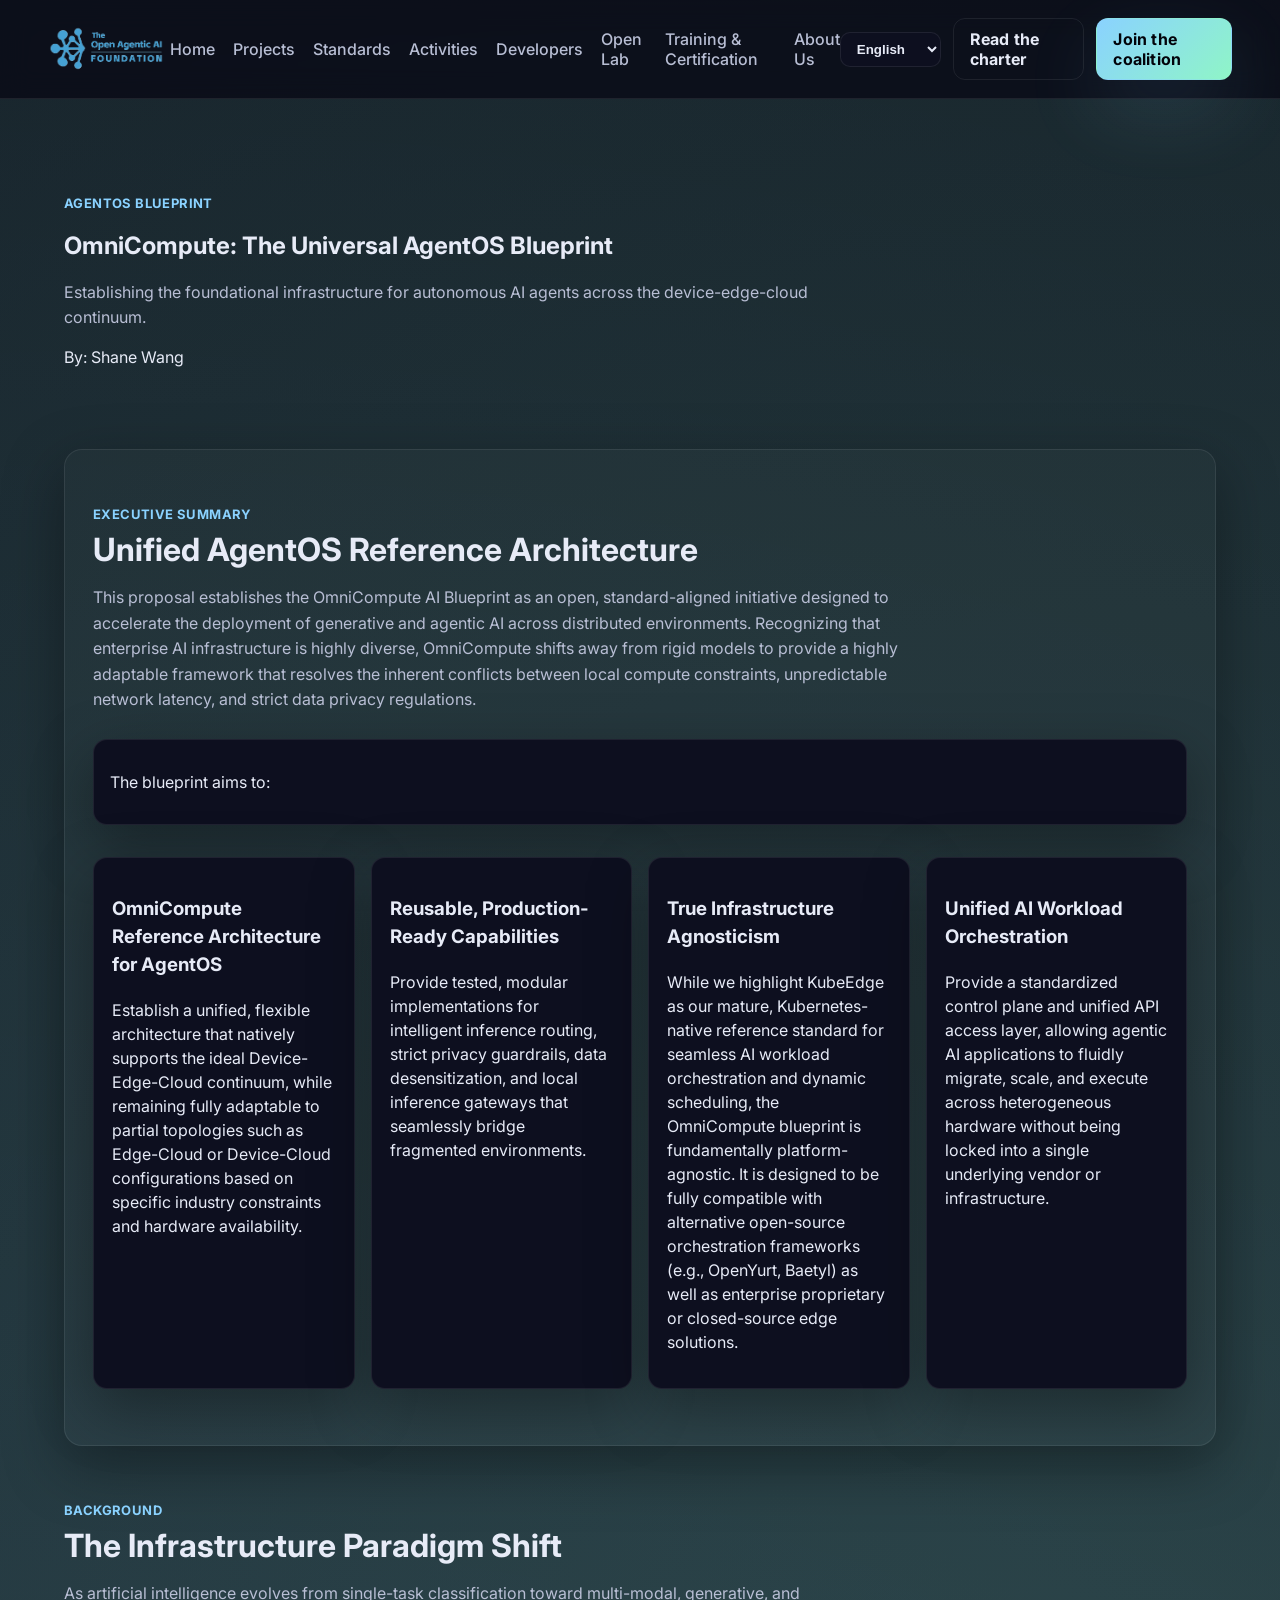
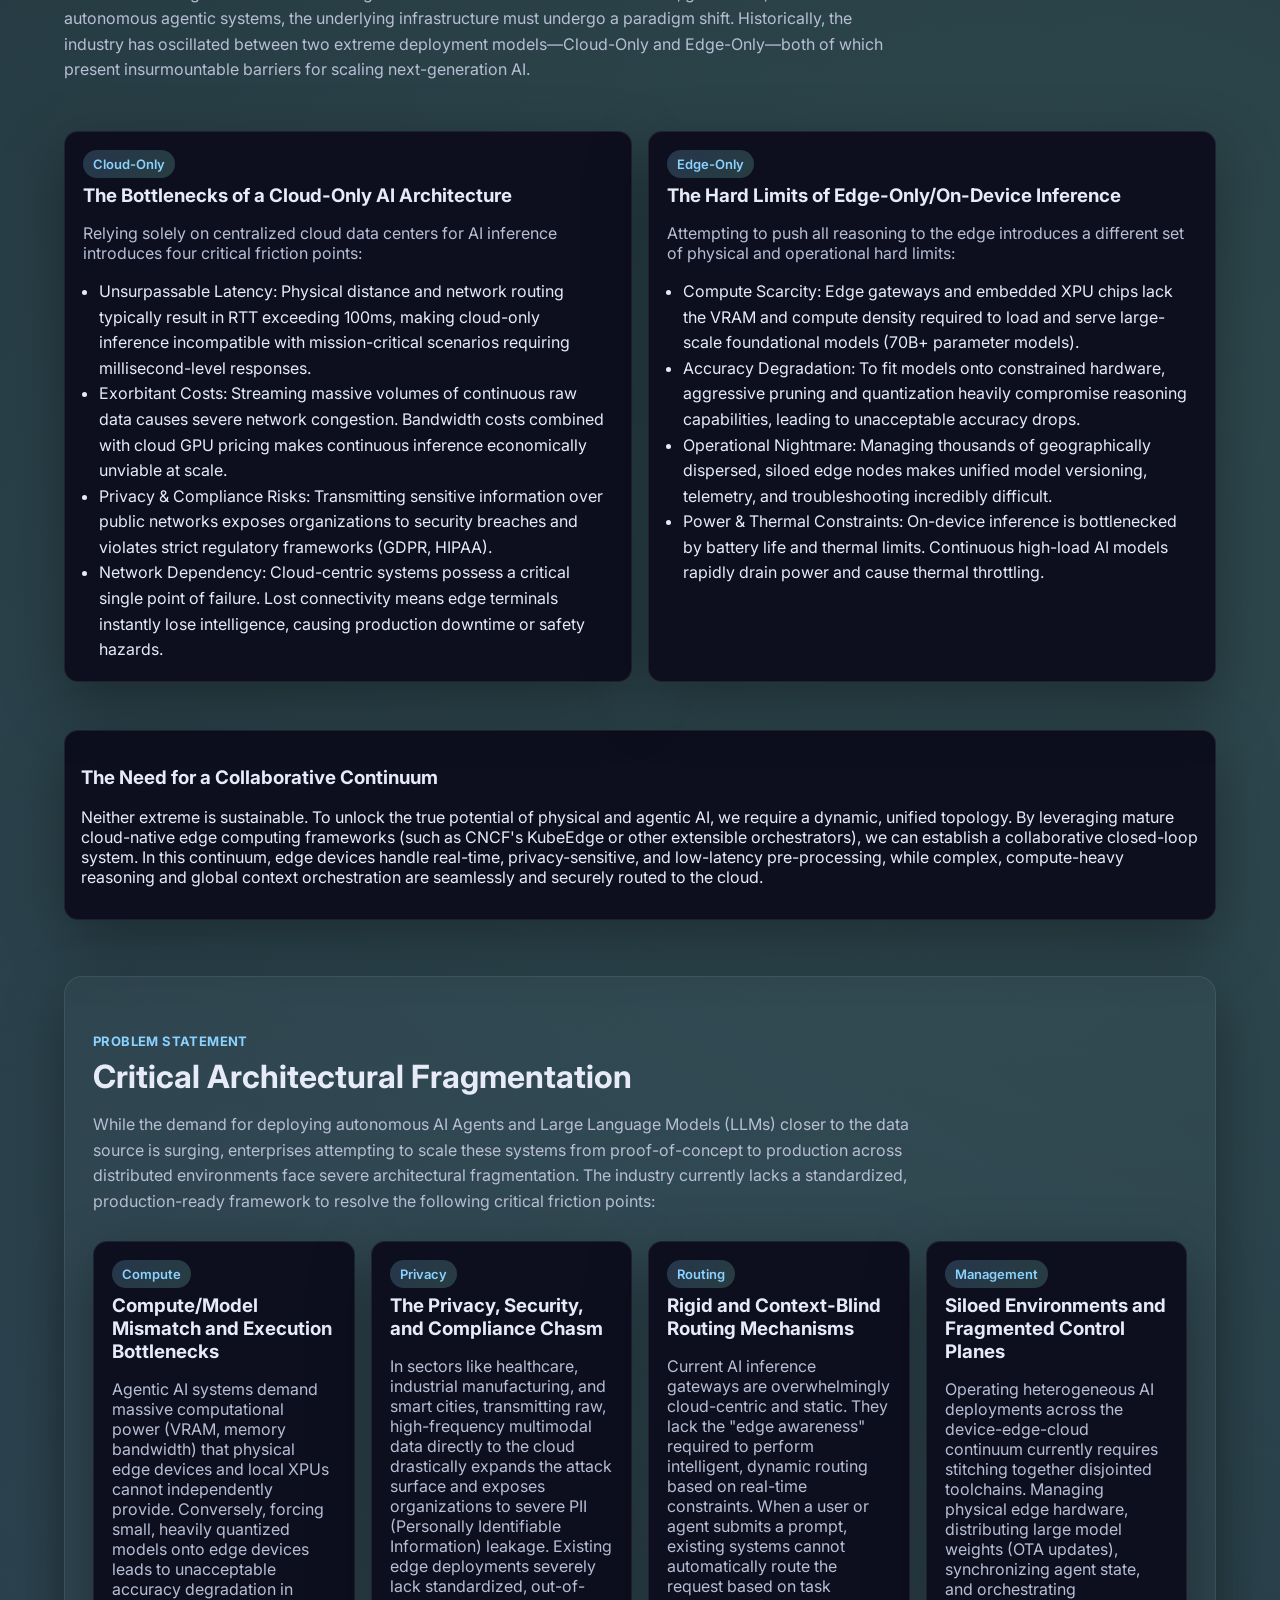
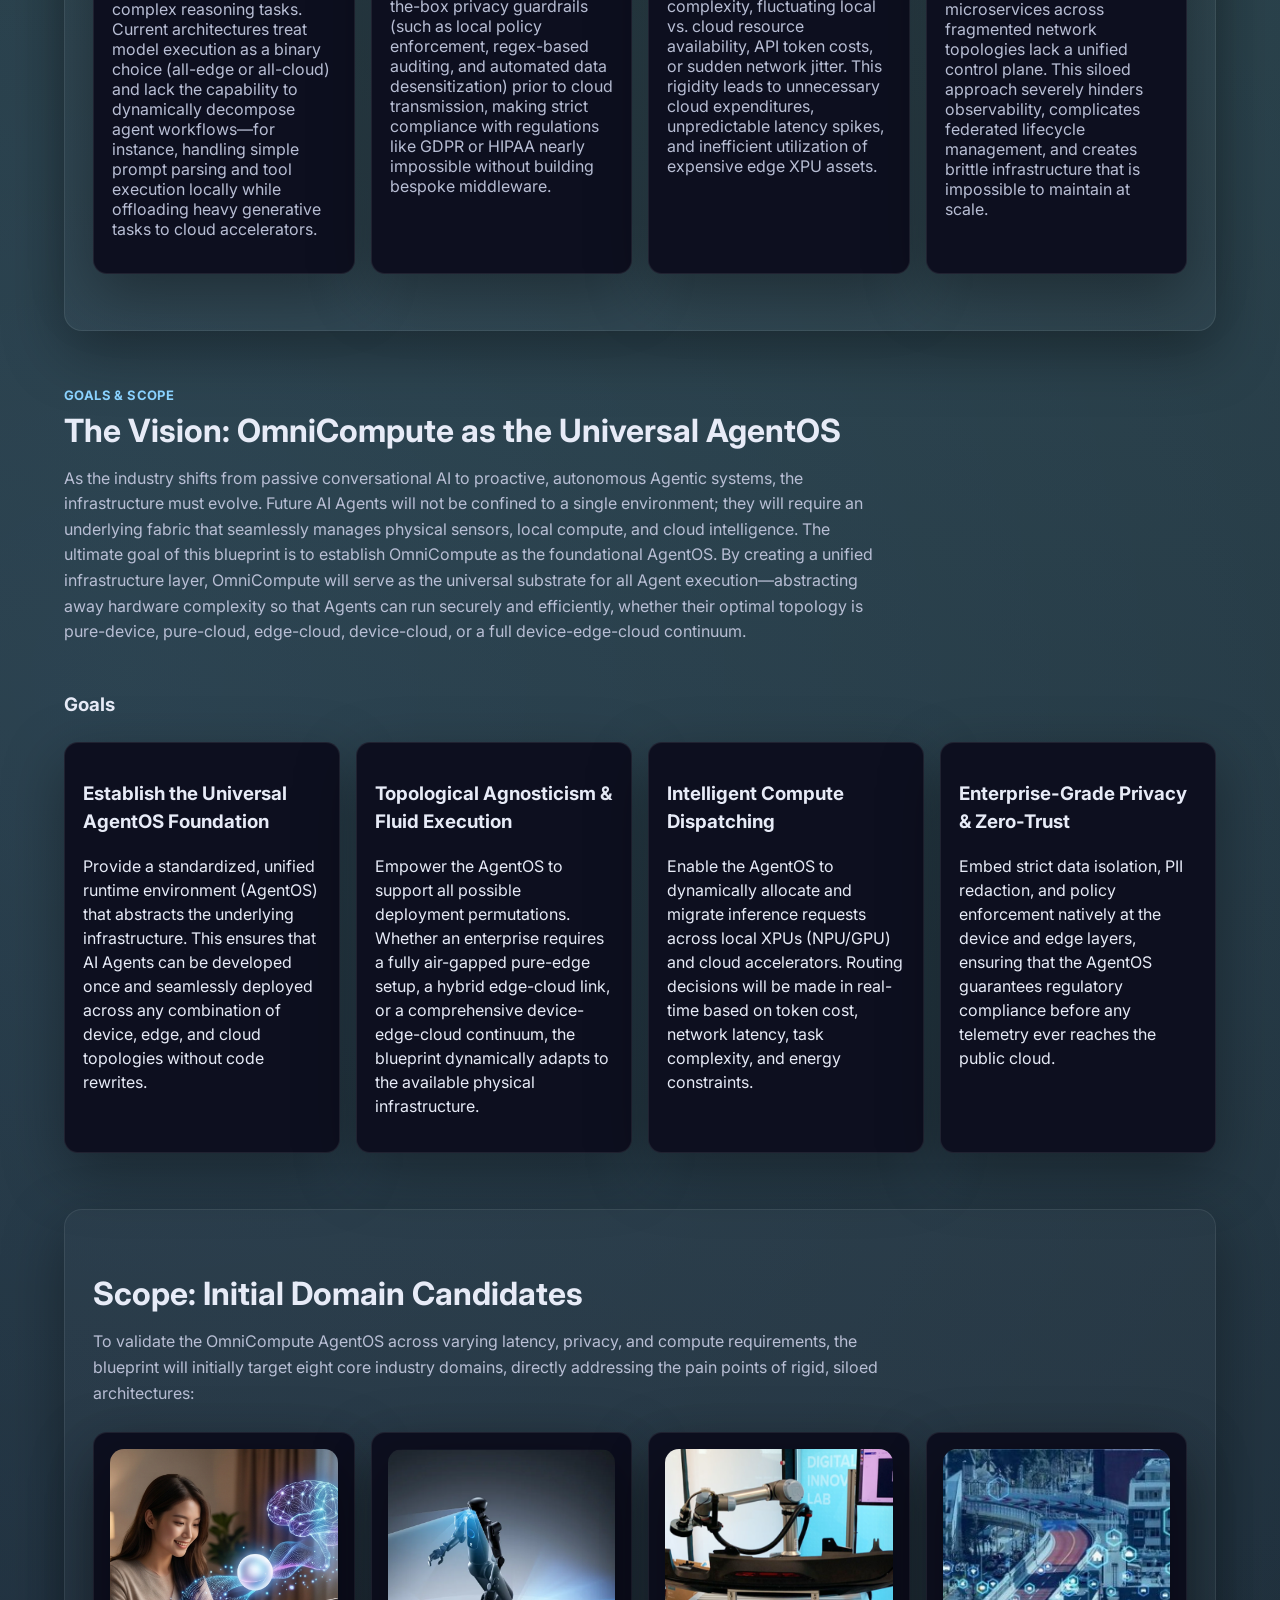
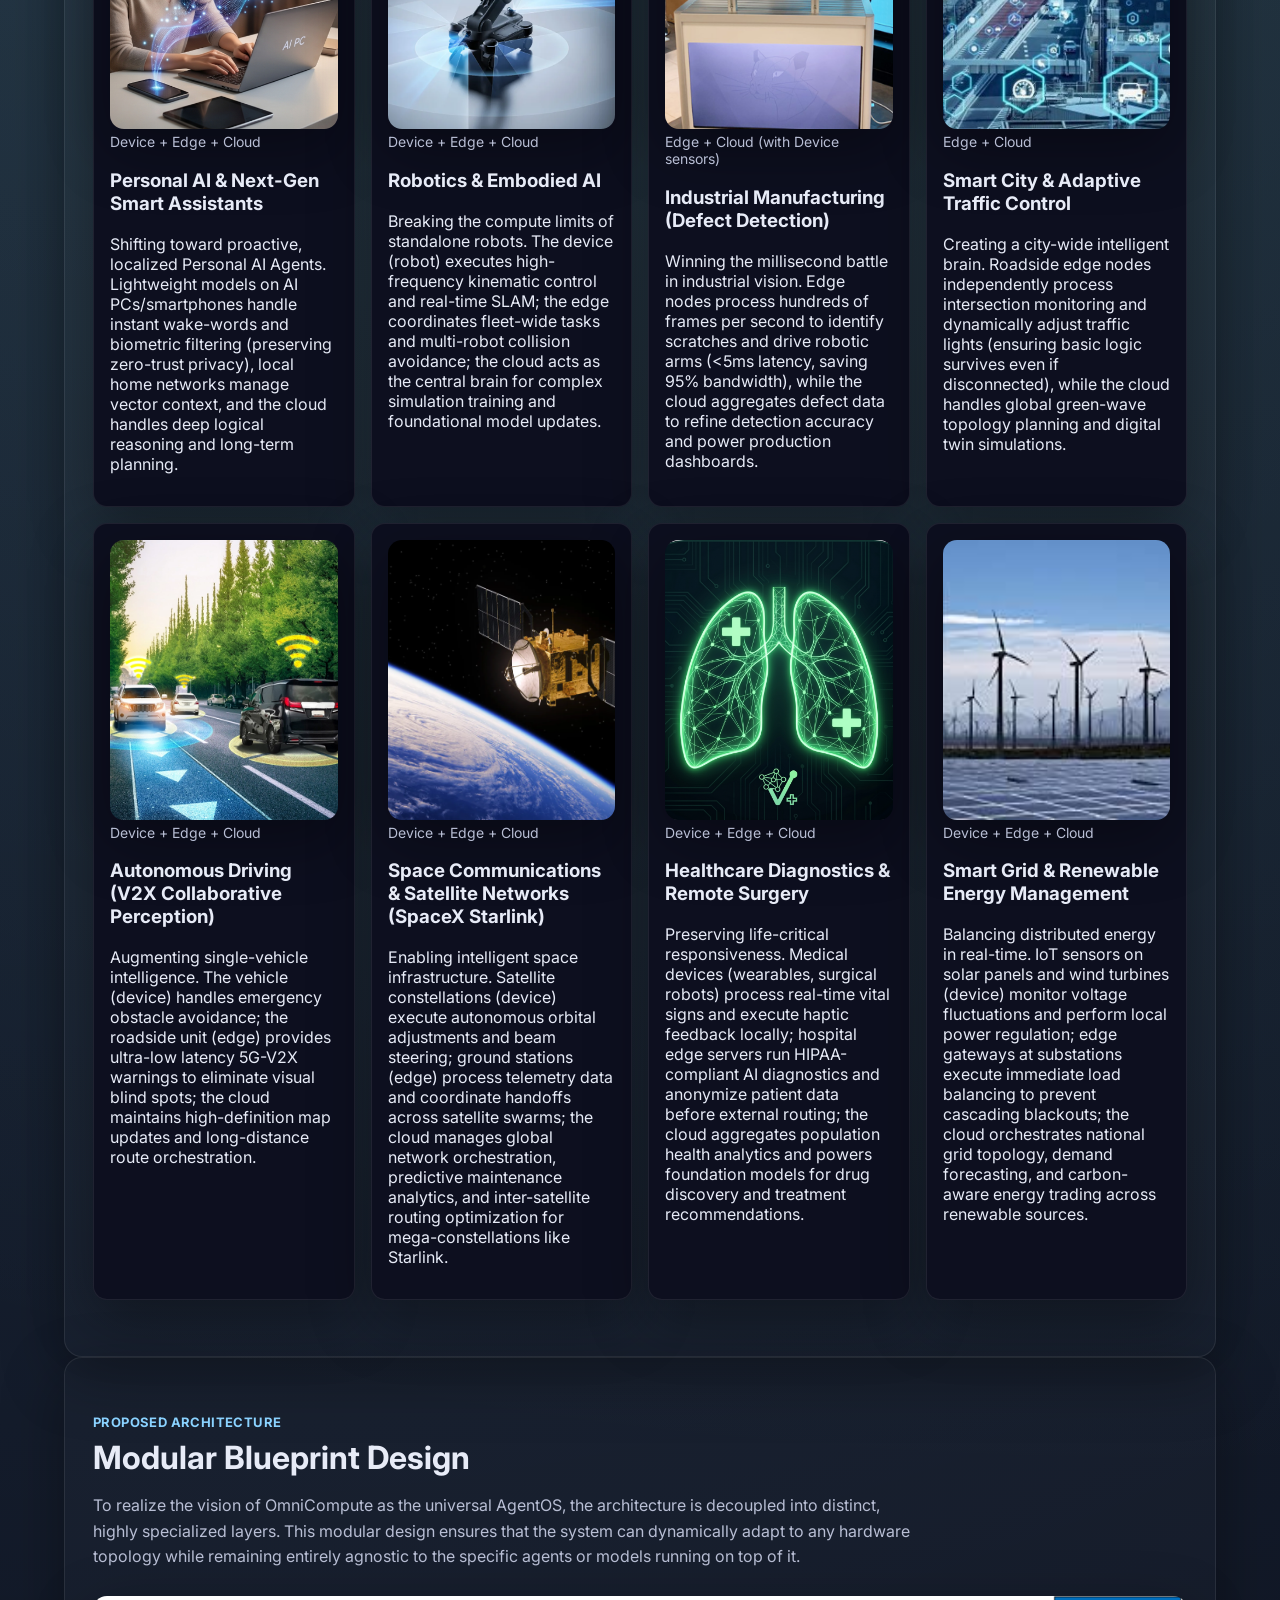
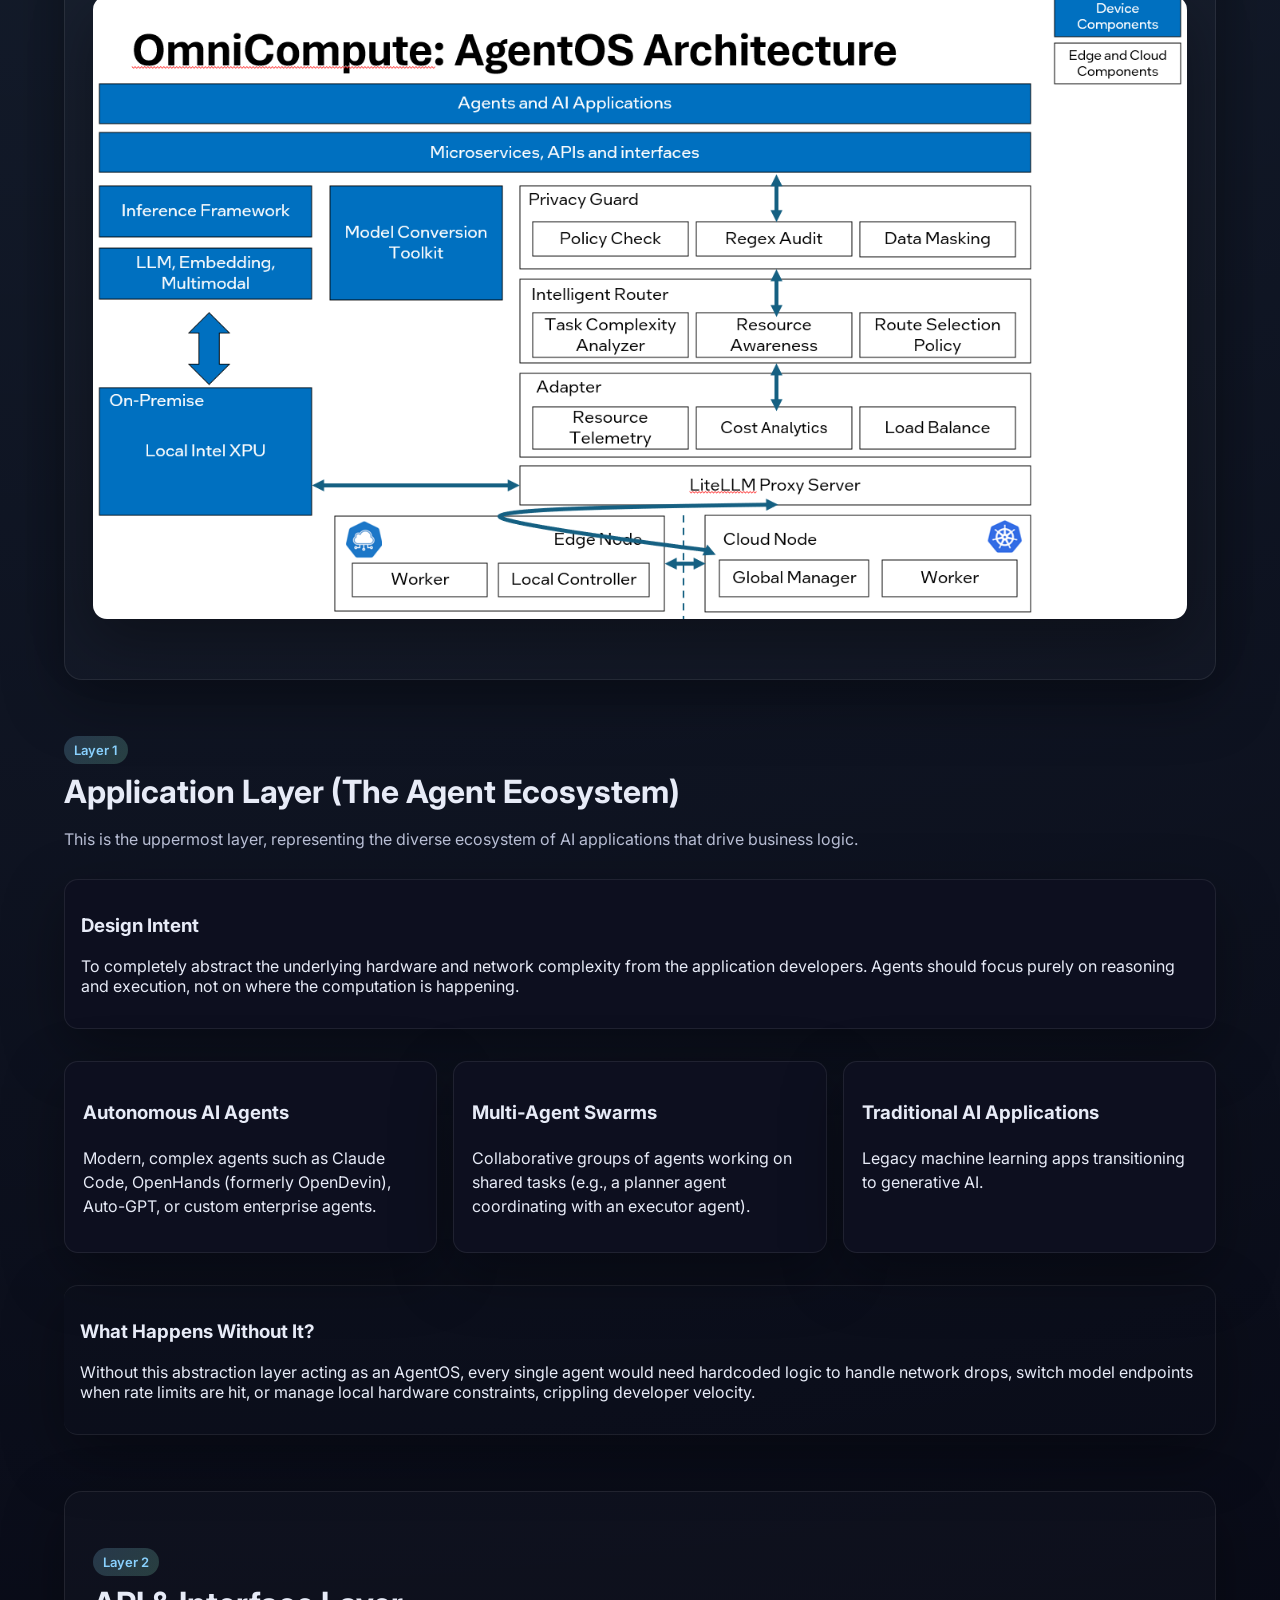
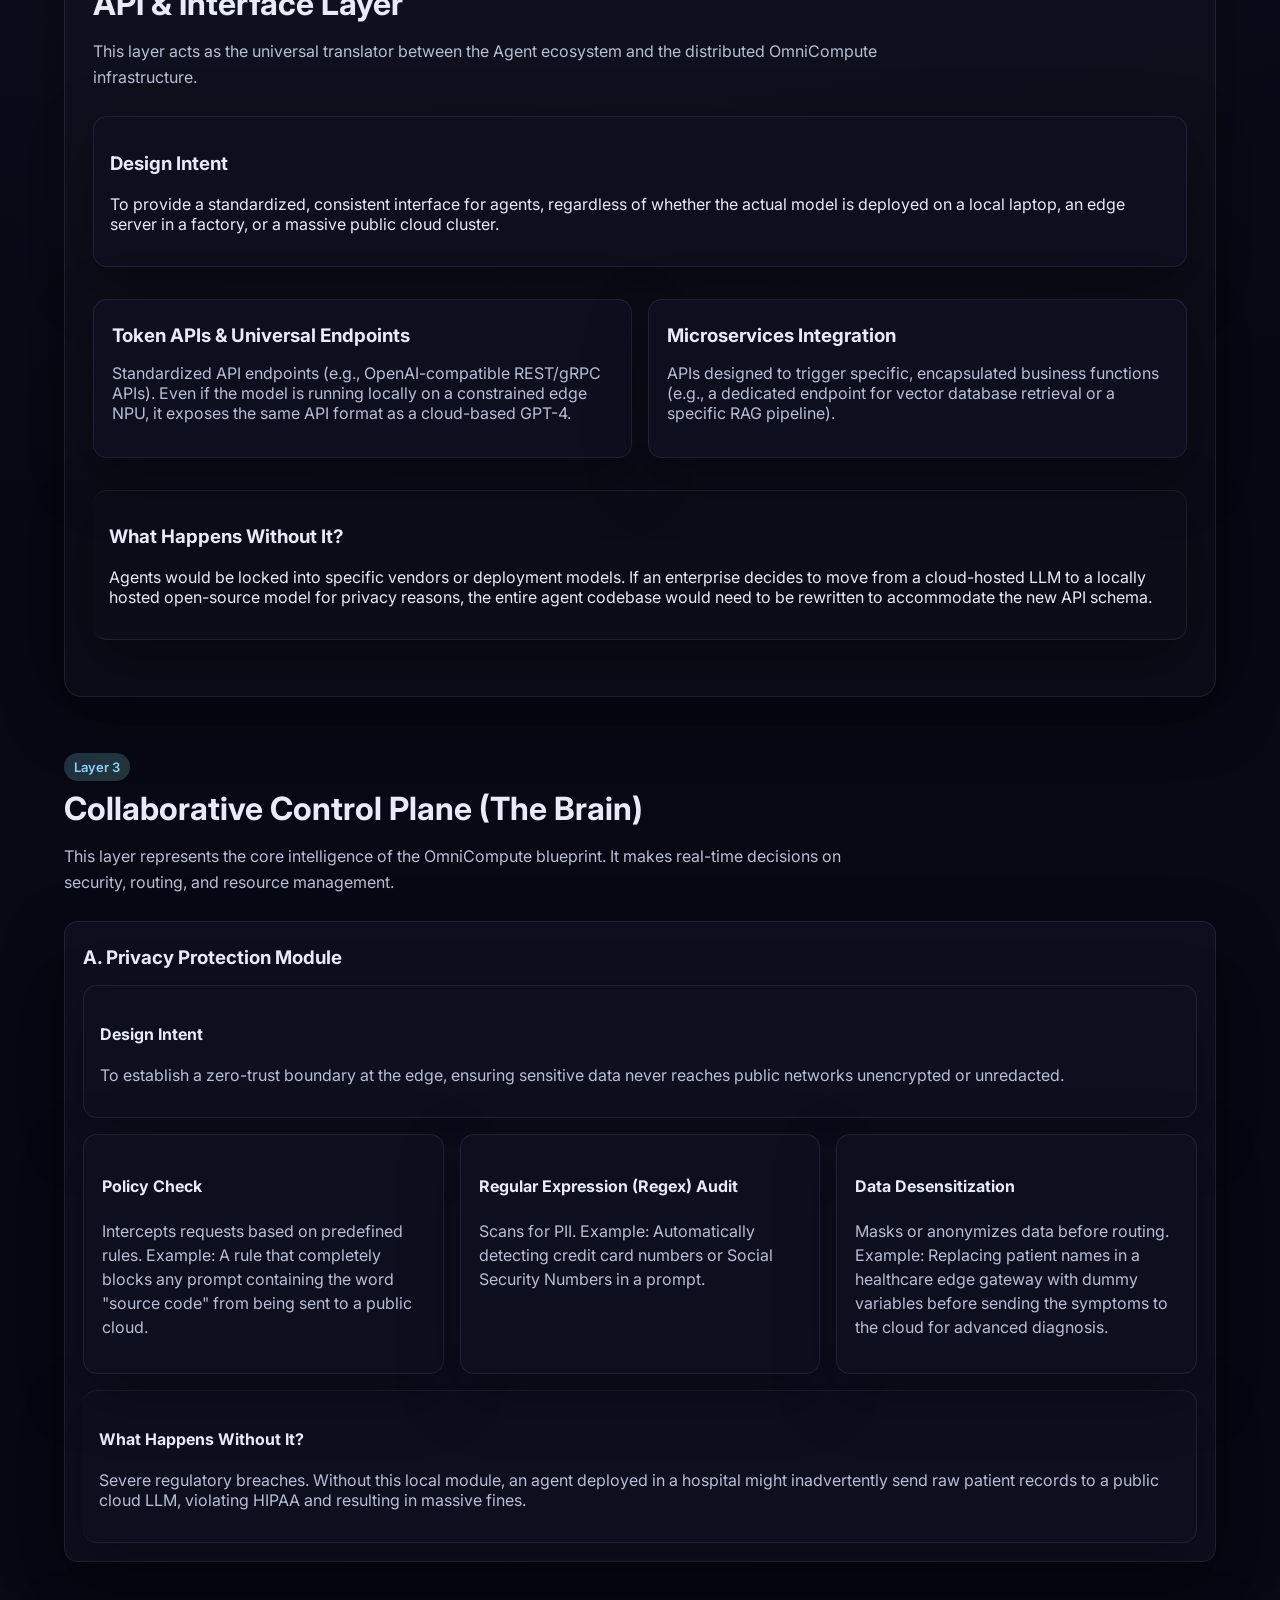
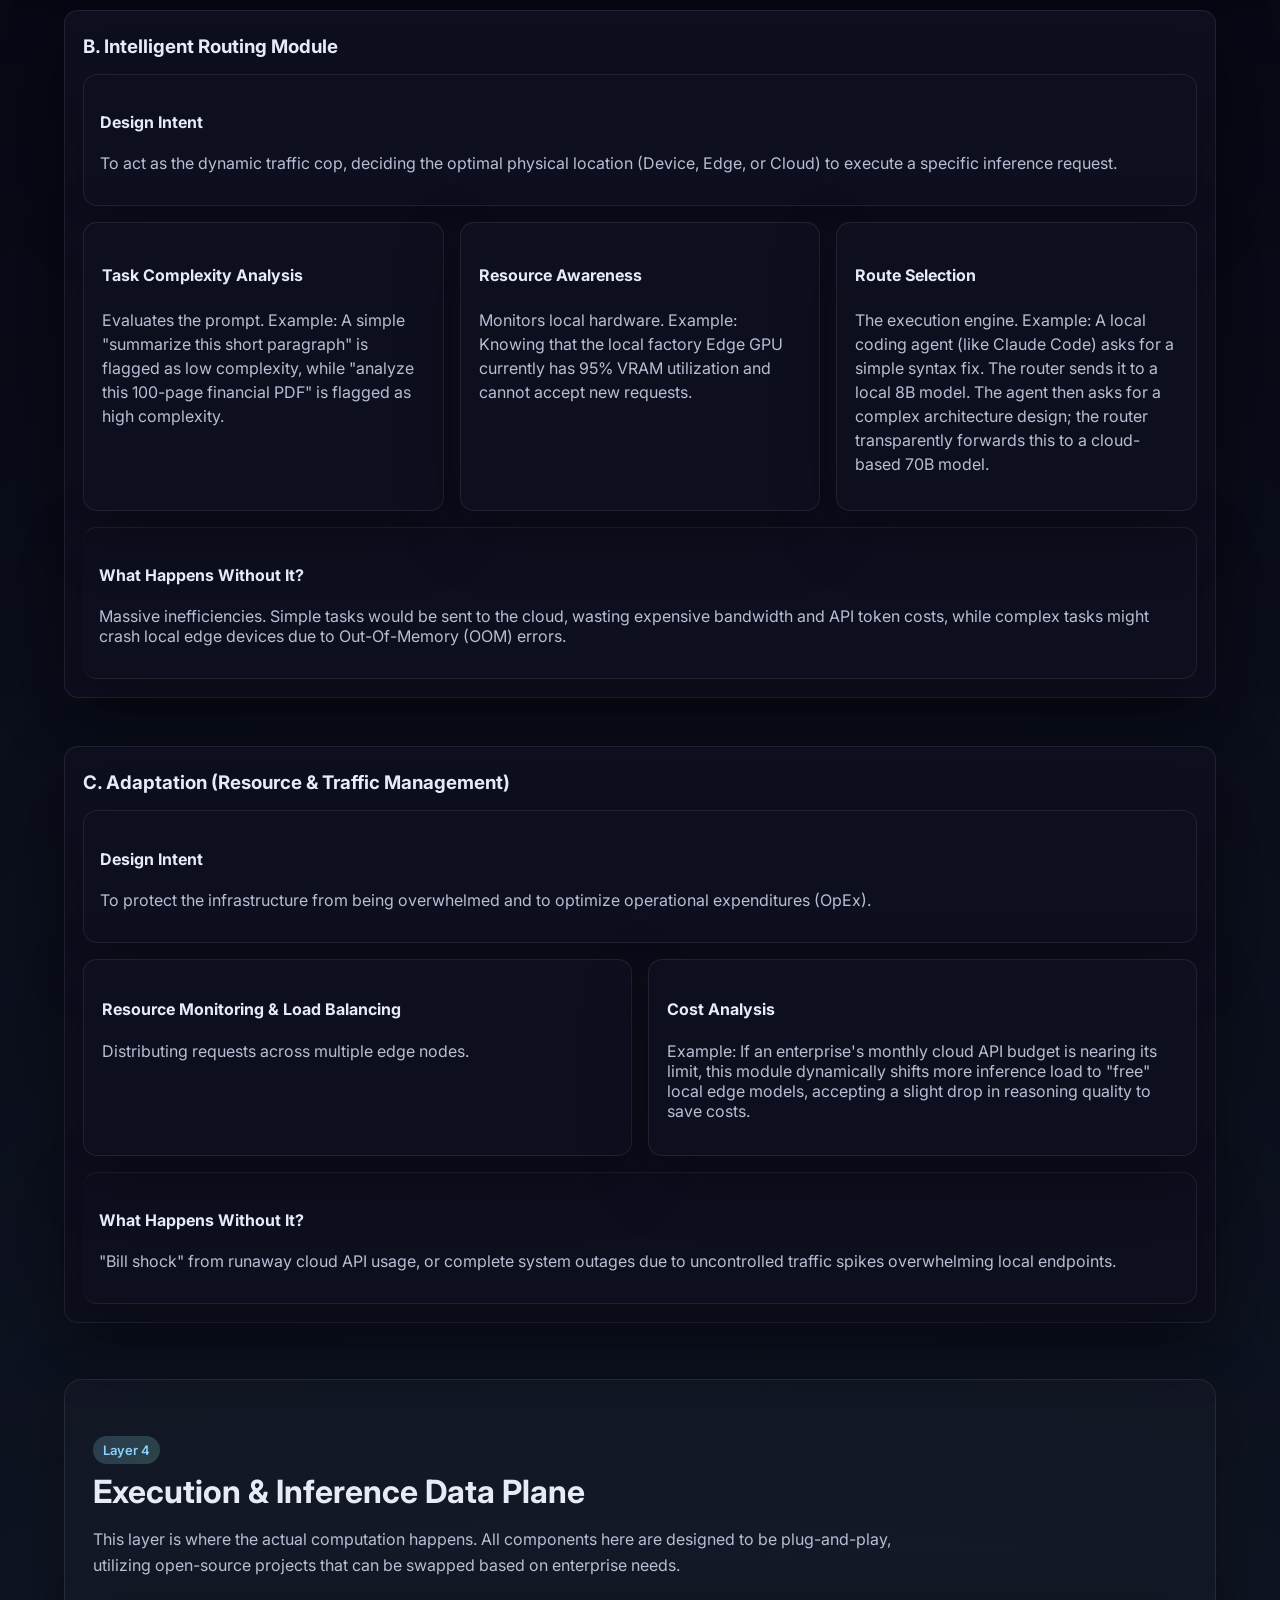
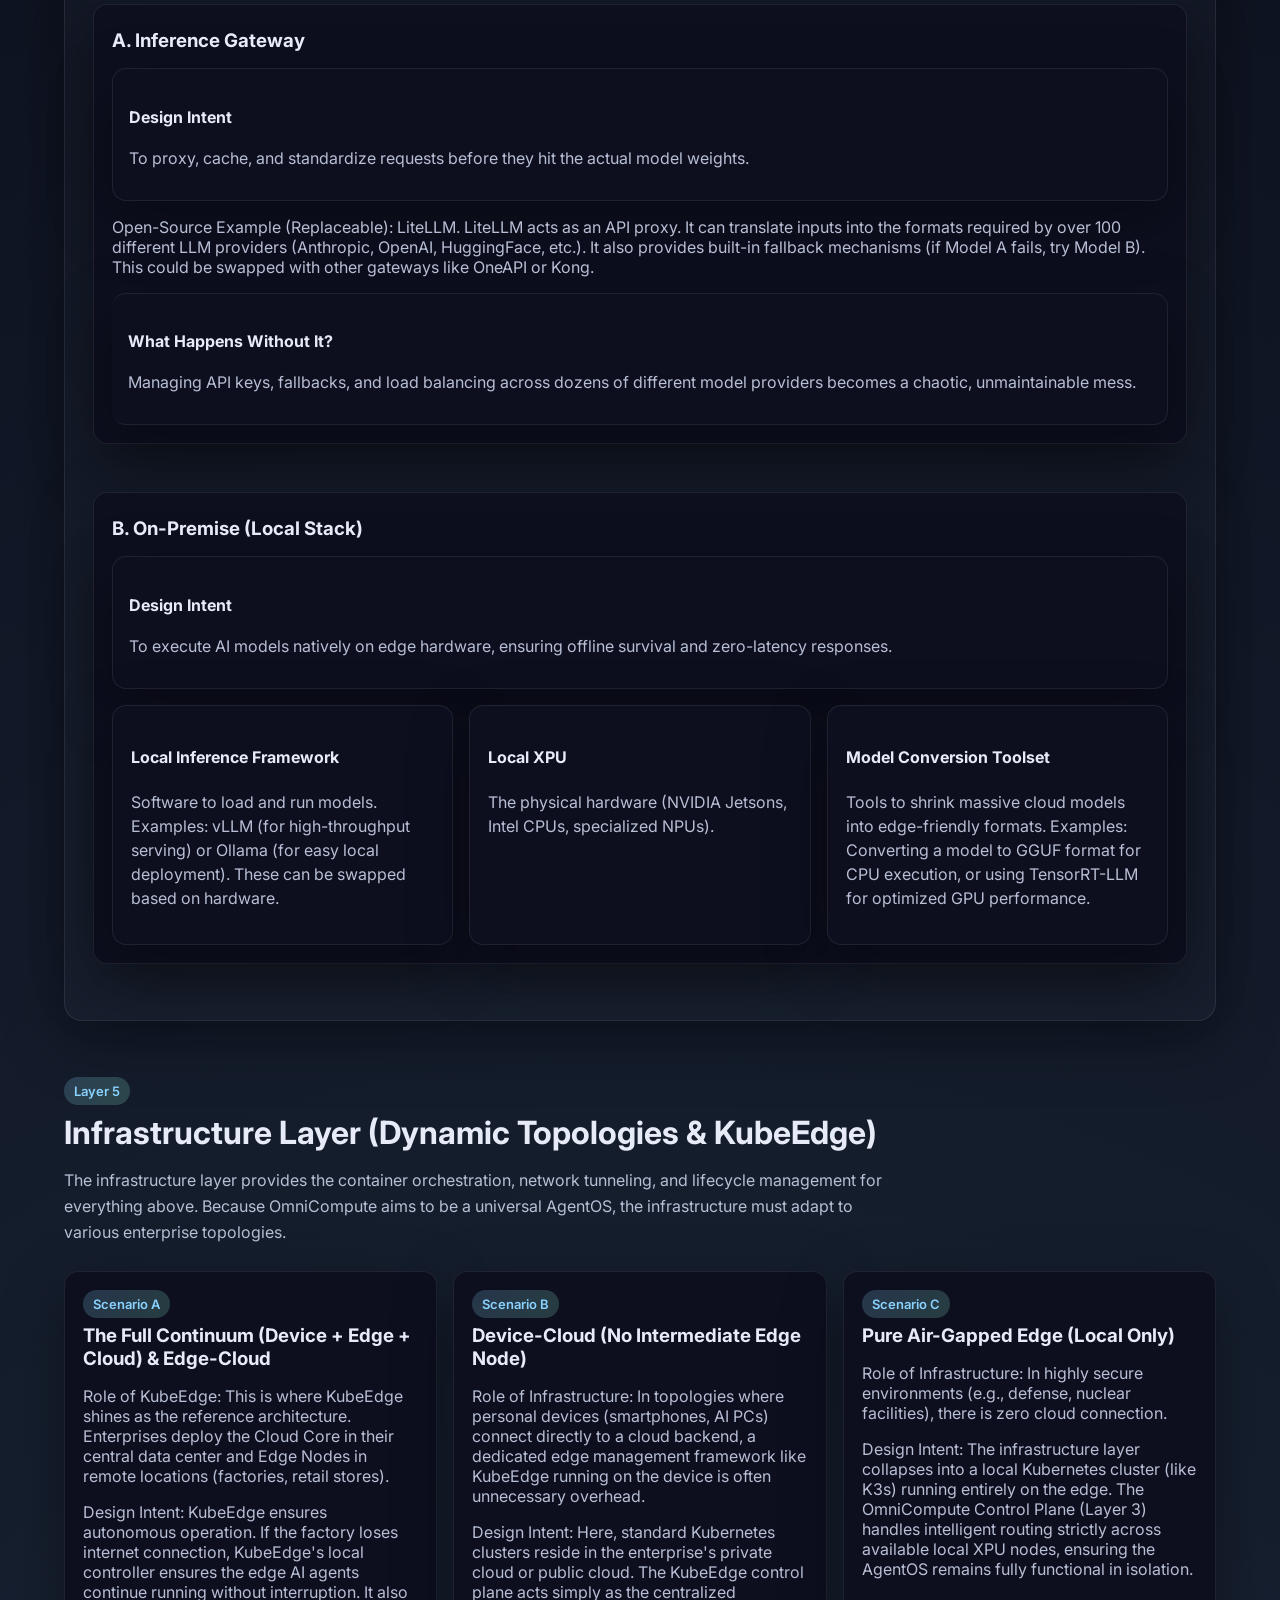
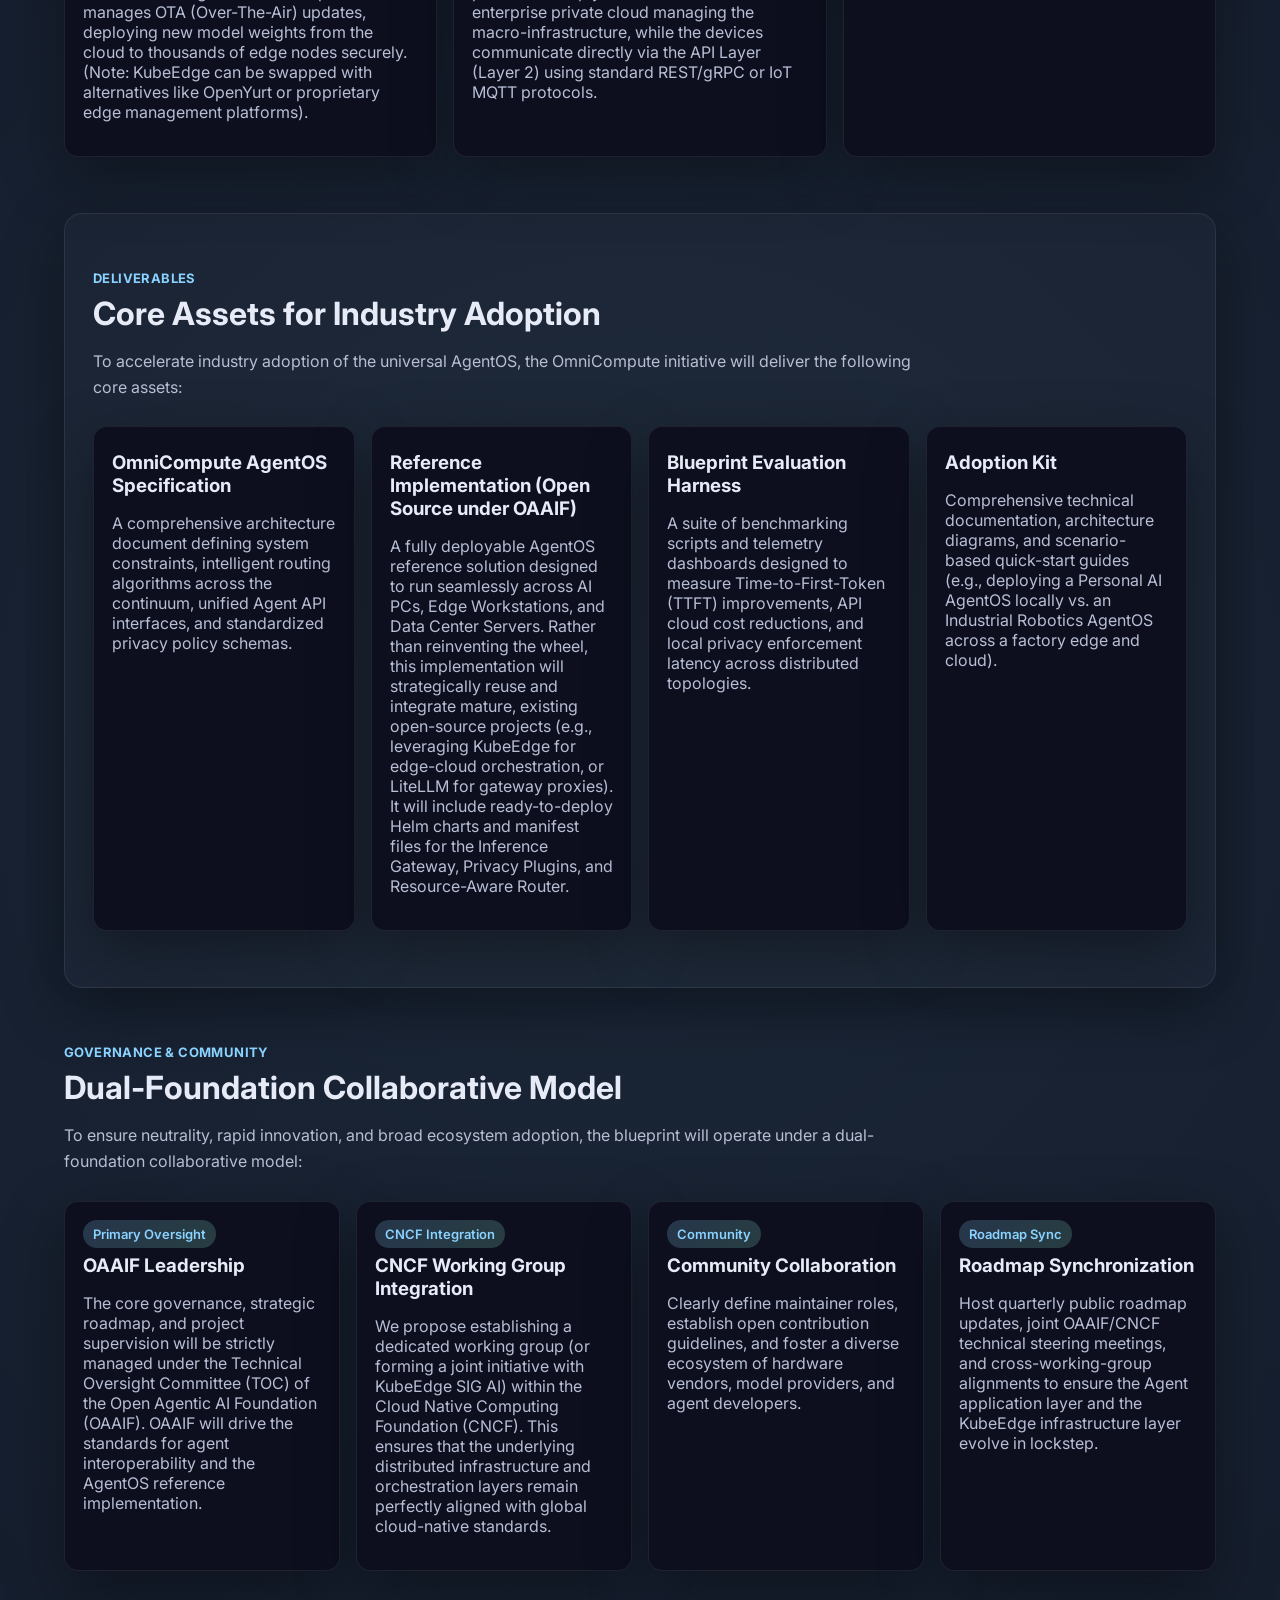
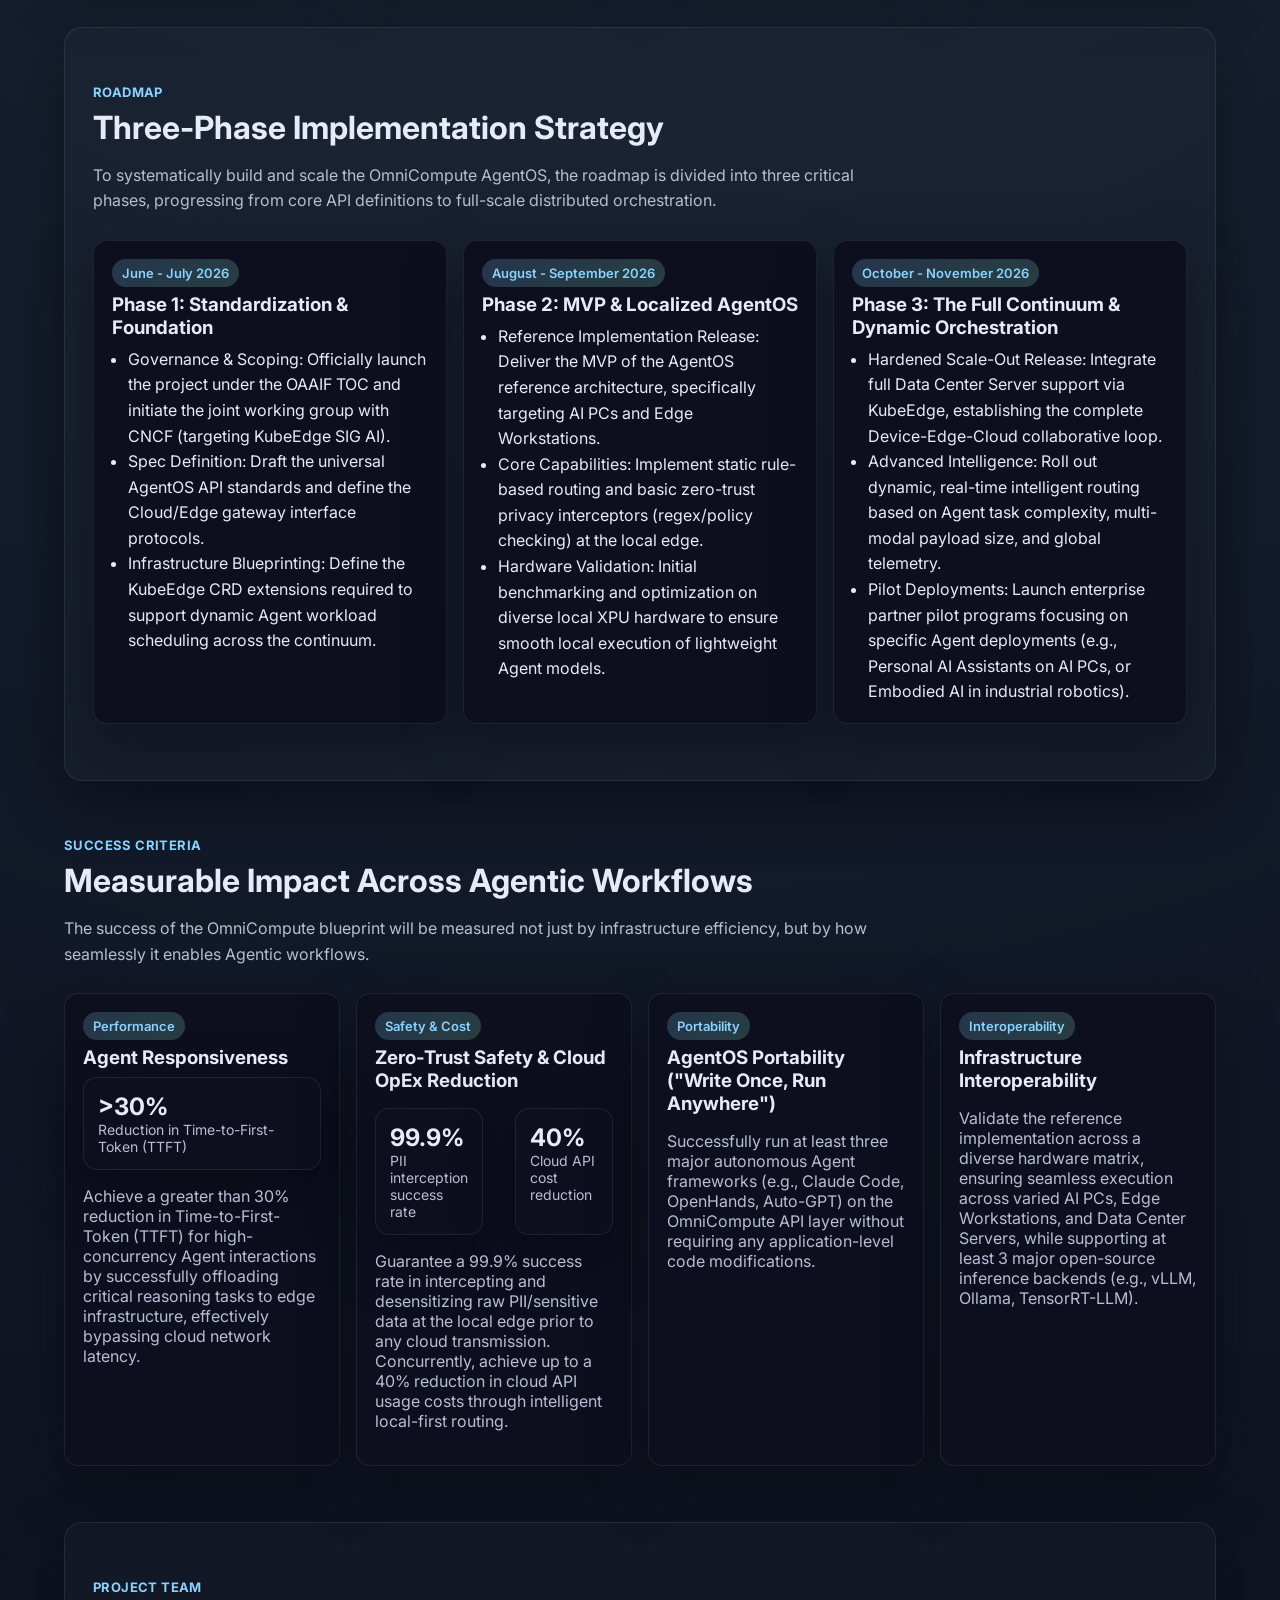
<file: agentos-omnicompute.html>
<!DOCTYPE html>
<html lang="en">
<head>
  <meta charset="UTF-8">
  <meta name="viewport" content="width=device-width, initial-scale=1.0">
  <meta name="description" content="OmniCompute: AgentOS Architecture based on KubeEdge Collaborative AI Blueprint - A CNCF-aligned initiative under The Open Agentic AI Foundation.">
  <title>AgentOS - OmniCompute · The Open Agentic AI Foundation</title>
  <link rel="preconnect" href="https://fonts.googleapis.com">
  <link rel="preconnect" href="https://fonts.gstatic.com" crossorigin>
  <link href="https://fonts.googleapis.com/css2?family=Inter:wght@400;500;600;700&family=Space+Grotesk:wght@500;600&display=swap" rel="stylesheet">
  <link rel="stylesheet" href="assets/css/style.css">
</head>
<body>
  <a class="skip-link" href="#main-content">Skip to main content</a>
  <header class="site-header">
    <a class="logo" href="index.html" aria-label="The Open Agentic AI Foundation home">
      <img class="logo__image logo__image--full" src="assets/images/oaaif-logo-full.svg" alt="The Open Agentic AI Foundation logo">
      <img class="logo__image logo__image--mark" src="assets/images/oaaif-logo-mark.svg" alt="Open Agentic AI Foundation mark">
    </a>
    <button class="mobile-menu-toggle" aria-label="Toggle mobile menu" aria-expanded="false">
      <span></span>
      <span></span>
      <span></span>
    </button>
    <nav class="nav-links">
      <a href="index.html#main-content" data-i18n="nav-home">Home</a>
      <div class="nav-item nav-item--dropdown">
        <a href="index.html#programs" data-i18n="nav-projects">Projects</a>
        <div class="nav-dropdown">
          <a href="index.html#programs" data-i18n="nav-projects-overview">Projects overview</a>
          <a href="landscape.html" data-i18n="nav-projects-landscape">Landscape</a>
          <a href="agentos-omnicompute.html" data-i18n="nav-projects-agentos">AgentOS - OmniCompute</a>
        </div>
      </div>
      <a href="index.html#pillars" data-i18n="nav-standards">Standards</a>
      <a href="index.html#community" data-i18n="nav-activities">Activities</a>
      <a href="index.html#members" data-i18n="nav-developers">Developers</a>
      <a href="index.html#resources" data-i18n="nav-open-lab">Open Lab</a>
      <a href="index.html#join" data-i18n="nav-training">Training & Certification</a>
      <div class="nav-item nav-item--dropdown">
        <a href="about.html#overview" data-i18n="nav-about">About Us</a>
        <div class="nav-dropdown">
          <a href="about.html#overview" data-i18n="nav-about-foundation">Foundation overview</a>
          <a href="about.html#mission" data-i18n="nav-about-mission">Mission</a>
          <a href="about.html#pillars" data-i18n="nav-about-charter">Charter</a>
          <a href="about.html#members" data-i18n="nav-about-structure">Organization structure</a>
          <a href="about.html#resources" data-i18n="nav-about-donors">Donor directory</a>
        </div>
      </div>
    </nav>
    <div class="header-actions">
      <select id="language-switcher" aria-label="Language selector">
        <option value="en">English</option>
        <option value="ar">العربية</option>
        <option value="zh-CN">简体中文</option>
        <option value="zh-TW">繁體中文</option>
        <option value="ja">日本語</option>
        <option value="fr">Français</option>
      </select>
      <a class="btn ghost" href="index.html#join" data-i18n="hero-cta-secondary">See the roadmap</a>
      <a class="btn" href="index.html#community" data-i18n="hero-cta-primary">Join the movement</a>
    </div>
  </header>

  <main id="main-content">
    <section id="overview" class="section">
      <div class="section__header">
        <p class="eyebrow" data-i18n="omni-eyebrow">AgentOS Blueprint</p>
        <h1 data-i18n="omni-title">OmniCompute: The Universal AgentOS Blueprint</h1>
        <p class="section__description" data-i18n="omni-subtitle">Establishing the foundational infrastructure for autonomous AI agents across the device-edge-cloud continuum.</p>
        <p class="section__meta" data-i18n="omni-author">By: Shane Wang</p>
      </div>
    </section>

    <section id="executive-summary" class="section section--alt">
      <div class="section__header">
        <p class="eyebrow" data-i18n="omni-exec-eyebrow">Executive Summary</p>
        <h2 data-i18n="omni-exec-title">Unified AgentOS Reference Architecture</h2>
        <p class="section__description" data-i18n="omni-exec-body">This proposal establishes the OmniCompute AI Blueprint as an open, standard-aligned initiative designed to accelerate the deployment of generative and agentic AI across distributed environments. Recognizing that enterprise AI infrastructure is highly diverse, OmniCompute shifts away from rigid models to provide a highly adaptable framework that resolves the inherent conflicts between local compute constraints, unpredictable network latency, and strict data privacy regulations.</p>
      </div>
      <div class="highlight" style="margin-bottom: 2rem;">
        <p data-i18n="omni-exec-intro">The blueprint aims to:</p>
      </div>
      <div class="cards">
        <article class="card">
          <h3 data-i18n="omni-exec-card-1-title">OmniCompute Reference Architecture for AgentOS</h3>
          <p data-i18n="omni-exec-card-1-body">Establish a unified, flexible architecture that natively supports the ideal Device-Edge-Cloud continuum, while remaining fully adaptable to partial topologies such as Edge-Cloud or Device-Cloud configurations based on specific industry constraints and hardware availability.</p>
        </article>
        <article class="card">
          <h3 data-i18n="omni-exec-card-2-title">Reusable, Production-Ready Capabilities</h3>
          <p data-i18n="omni-exec-card-2-body">Provide tested, modular implementations for intelligent inference routing, strict privacy guardrails, data desensitization, and local inference gateways that seamlessly bridge fragmented environments.</p>
        </article>
        <article class="card">
          <h3 data-i18n="omni-exec-card-3-title">True Infrastructure Agnosticism</h3>
          <p data-i18n="omni-exec-card-3-body">While we highlight KubeEdge as our mature, Kubernetes-native reference standard for seamless AI workload orchestration and dynamic scheduling, the OmniCompute blueprint is fundamentally platform-agnostic. It is designed to be fully compatible with alternative open-source orchestration frameworks (e.g., OpenYurt, Baetyl) as well as enterprise proprietary or closed-source edge solutions.</p>
        </article>
        <article class="card">
          <h3 data-i18n="omni-exec-card-4-title">Unified AI Workload Orchestration</h3>
          <p data-i18n="omni-exec-card-4-body">Provide a standardized control plane and unified API access layer, allowing agentic AI applications to fluidly migrate, scale, and execute across heterogeneous hardware without being locked into a single underlying vendor or infrastructure.</p>
        </article>
      </div>
    </section>

    <section id="background" class="section">
      <div class="section__header">
        <p class="eyebrow" data-i18n="omni-bg-eyebrow">Background</p>
        <h2 data-i18n="omni-bg-title">The Infrastructure Paradigm Shift</h2>
        <p class="section__description" data-i18n="omni-bg-body">As artificial intelligence evolves from single-task classification toward multi-modal, generative, and autonomous agentic systems, the underlying infrastructure must undergo a paradigm shift. Historically, the industry has oscillated between two extreme deployment models—Cloud-Only and Edge-Only—both of which present insurmountable barriers for scaling next-generation AI.</p>
      </div>

      <div class="pillars" style="margin-top: 3rem;">
        <article class="pillar">
          <div class="pill pill--accent" data-i18n="omni-bg-cloud-tag">Cloud-Only</div>
          <h3 data-i18n="omni-bg-cloud-title">The Bottlenecks of a Cloud-Only AI Architecture</h3>
          <p data-i18n="omni-bg-cloud-intro">Relying solely on centralized cloud data centers for AI inference introduces four critical friction points:</p>
          <ul>
            <li data-i18n="omni-bg-cloud-1"><strong>Unsurpassable Latency:</strong> Physical distance and network routing typically result in RTT exceeding 100ms, making cloud-only inference incompatible with mission-critical scenarios requiring millisecond-level responses.</li>
            <li data-i18n="omni-bg-cloud-2"><strong>Exorbitant Costs:</strong> Streaming massive volumes of continuous raw data causes severe network congestion. Bandwidth costs combined with cloud GPU pricing makes continuous inference economically unviable at scale.</li>
            <li data-i18n="omni-bg-cloud-3"><strong>Privacy & Compliance Risks:</strong> Transmitting sensitive information over public networks exposes organizations to security breaches and violates strict regulatory frameworks (GDPR, HIPAA).</li>
            <li data-i18n="omni-bg-cloud-4"><strong>Network Dependency:</strong> Cloud-centric systems possess a critical single point of failure. Lost connectivity means edge terminals instantly lose intelligence, causing production downtime or safety hazards.</li>
          </ul>
        </article>

        <article class="pillar">
          <div class="pill pill--accent" data-i18n="omni-bg-edge-tag">Edge-Only</div>
          <h3 data-i18n="omni-bg-edge-title">The Hard Limits of Edge-Only/On-Device Inference</h3>
          <p data-i18n="omni-bg-edge-intro">Attempting to push all reasoning to the edge introduces a different set of physical and operational hard limits:</p>
          <ul>
            <li data-i18n="omni-bg-edge-1"><strong>Compute Scarcity:</strong> Edge gateways and embedded XPU chips lack the VRAM and compute density required to load and serve large-scale foundational models (70B+ parameter models).</li>
            <li data-i18n="omni-bg-edge-2"><strong>Accuracy Degradation:</strong> To fit models onto constrained hardware, aggressive pruning and quantization heavily compromise reasoning capabilities, leading to unacceptable accuracy drops.</li>
            <li data-i18n="omni-bg-edge-3"><strong>Operational Nightmare:</strong> Managing thousands of geographically dispersed, siloed edge nodes makes unified model versioning, telemetry, and troubleshooting incredibly difficult.</li>
            <li data-i18n="omni-bg-edge-4"><strong>Power & Thermal Constraints:</strong> On-device inference is bottlenecked by battery life and thermal limits. Continuous high-load AI models rapidly drain power and cause thermal throttling.</li>
          </ul>
        </article>
      </div>

      <div class="highlight" style="margin-top: 3rem;">
        <h3 data-i18n="omni-bg-solution-title">The Need for a Collaborative Continuum</h3>
        <p data-i18n="omni-bg-solution-body">Neither extreme is sustainable. To unlock the true potential of physical and agentic AI, we require a dynamic, unified topology. By leveraging mature cloud-native edge computing frameworks (such as CNCF's KubeEdge or other extensible orchestrators), we can establish a collaborative closed-loop system. In this continuum, edge devices handle real-time, privacy-sensitive, and low-latency pre-processing, while complex, compute-heavy reasoning and global context orchestration are seamlessly and securely routed to the cloud.</p>
      </div>
    </section>

    <section id="problem" class="section section--alt">
      <div class="section__header">
        <p class="eyebrow" data-i18n="omni-prob-eyebrow">Problem Statement</p>
        <h2 data-i18n="omni-prob-title">Critical Architectural Fragmentation</h2>
        <p class="section__description" data-i18n="omni-prob-body">While the demand for deploying autonomous AI Agents and Large Language Models (LLMs) closer to the data source is surging, enterprises attempting to scale these systems from proof-of-concept to production across distributed environments face severe architectural fragmentation. The industry currently lacks a standardized, production-ready framework to resolve the following critical friction points:</p>
      </div>
      <div class="pillars">
        <article class="pillar">
          <div class="pill pill--accent" data-i18n="omni-prob-1-tag">Compute</div>
          <h3 data-i18n="omni-prob-1-title">Compute/Model Mismatch and Execution Bottlenecks</h3>
          <p data-i18n="omni-prob-1-body">Agentic AI systems demand massive computational power (VRAM, memory bandwidth) that physical edge devices and local XPUs cannot independently provide. Conversely, forcing small, heavily quantized models onto edge devices leads to unacceptable accuracy degradation in complex reasoning tasks. Current architectures treat model execution as a binary choice (all-edge or all-cloud) and lack the capability to dynamically decompose agent workflows—for instance, handling simple prompt parsing and tool execution locally while offloading heavy generative tasks to cloud accelerators.</p>
        </article>
        <article class="pillar">
          <div class="pill pill--accent" data-i18n="omni-prob-2-tag">Privacy</div>
          <h3 data-i18n="omni-prob-2-title">The Privacy, Security, and Compliance Chasm</h3>
          <p data-i18n="omni-prob-2-body">In sectors like healthcare, industrial manufacturing, and smart cities, transmitting raw, high-frequency multimodal data directly to the cloud drastically expands the attack surface and exposes organizations to severe PII (Personally Identifiable Information) leakage. Existing edge deployments severely lack standardized, out-of-the-box privacy guardrails (such as local policy enforcement, regex-based auditing, and automated data desensitization) prior to cloud transmission, making strict compliance with regulations like GDPR or HIPAA nearly impossible without building bespoke middleware.</p>
        </article>
        <article class="pillar">
          <div class="pill pill--accent" data-i18n="omni-prob-3-tag">Routing</div>
          <h3 data-i18n="omni-prob-3-title">Rigid and Context-Blind Routing Mechanisms</h3>
          <p data-i18n="omni-prob-3-body">Current AI inference gateways are overwhelmingly cloud-centric and static. They lack the "edge awareness" required to perform intelligent, dynamic routing based on real-time constraints. When a user or agent submits a prompt, existing systems cannot automatically route the request based on task complexity, fluctuating local vs. cloud resource availability, API token costs, or sudden network jitter. This rigidity leads to unnecessary cloud expenditures, unpredictable latency spikes, and inefficient utilization of expensive edge XPU assets.</p>
        </article>
        <article class="pillar">
          <div class="pill pill--accent" data-i18n="omni-prob-4-tag">Management</div>
          <h3 data-i18n="omni-prob-4-title">Siloed Environments and Fragmented Control Planes</h3>
          <p data-i18n="omni-prob-4-body">Operating heterogeneous AI deployments across the device-edge-cloud continuum currently requires stitching together disjointed toolchains. Managing physical edge hardware, distributing large model weights (OTA updates), synchronizing agent state, and orchestrating microservices across fragmented network topologies lack a unified control plane. This siloed approach severely hinders observability, complicates federated lifecycle management, and creates brittle infrastructure that is impossible to maintain at scale.</p>
        </article>
      </div>
    </section>

    <section id="goals" class="section">
      <div class="section__header">
        <p class="eyebrow" data-i18n="omni-goals-eyebrow">Goals & Scope</p>
        <h2 data-i18n="omni-goals-title">The Vision: OmniCompute as the Universal AgentOS</h2>
        <p class="section__description" data-i18n="omni-goals-vision">As the industry shifts from passive conversational AI to proactive, autonomous Agentic systems, the infrastructure must evolve. Future AI Agents will not be confined to a single environment; they will require an underlying fabric that seamlessly manages physical sensors, local compute, and cloud intelligence. The ultimate goal of this blueprint is to establish OmniCompute as the foundational AgentOS. By creating a unified infrastructure layer, OmniCompute will serve as the universal substrate for all Agent execution—abstracting away hardware complexity so that Agents can run securely and efficiently, whether their optimal topology is pure-device, pure-cloud, edge-cloud, device-cloud, or a full device-edge-cloud continuum.</p>
      </div>

      <div class="section__header" style="margin-top: 3rem;">
        <h3 data-i18n="omni-goals-subtitle">Goals</h3>
      </div>
      <div class="cards">
        <article class="card">
          <h3 data-i18n="omni-goals-1-title">Establish the Universal AgentOS Foundation</h3>
          <p data-i18n="omni-goals-1-body">Provide a standardized, unified runtime environment (AgentOS) that abstracts the underlying infrastructure. This ensures that AI Agents can be developed once and seamlessly deployed across any combination of device, edge, and cloud topologies without code rewrites.</p>
        </article>
        <article class="card">
          <h3 data-i18n="omni-goals-2-title">Topological Agnosticism & Fluid Execution</h3>
          <p data-i18n="omni-goals-2-body">Empower the AgentOS to support all possible deployment permutations. Whether an enterprise requires a fully air-gapped pure-edge setup, a hybrid edge-cloud link, or a comprehensive device-edge-cloud continuum, the blueprint dynamically adapts to the available physical infrastructure.</p>
        </article>
        <article class="card">
          <h3 data-i18n="omni-goals-3-title">Intelligent Compute Dispatching</h3>
          <p data-i18n="omni-goals-3-body">Enable the AgentOS to dynamically allocate and migrate inference requests across local XPUs (NPU/GPU) and cloud accelerators. Routing decisions will be made in real-time based on token cost, network latency, task complexity, and energy constraints.</p>
        </article>
        <article class="card">
          <h3 data-i18n="omni-goals-4-title">Enterprise-Grade Privacy & Zero-Trust</h3>
          <p data-i18n="omni-goals-4-body">Embed strict data isolation, PII redaction, and policy enforcement natively at the device and edge layers, ensuring that the AgentOS guarantees regulatory compliance before any telemetry ever reaches the public cloud.</p>
        </article>
      </div>
    </section>

    <section id="scope" class="section section--alt">
      <div class="section__header">
        <h2 data-i18n="omni-scope-title">Scope: Initial Domain Candidates</h2>
        <p class="section__description" data-i18n="omni-scope-body">To validate the OmniCompute AgentOS across varying latency, privacy, and compute requirements, the blueprint will initially target eight core industry domains, directly addressing the pain points of rigid, siloed architectures:</p>
      </div>

      <div class="programs">
        <article class="program">
          <div class="program__image">
            <img src="assets/images/personal_ai.png" alt="Personal AI & Smart Assistants" style="width: 100%; height: 280px; object-fit: cover; object-position: center; border-radius: var(--radius); box-shadow: var(--shadow-card);">
          </div>
          <div class="program__meta" data-i18n="omni-scope-1-topology">Device + Edge + Cloud</div>
          <h3 data-i18n="omni-scope-1-title">Personal AI & Next-Gen Smart Assistants</h3>
          <p data-i18n="omni-scope-1-body">Shifting toward proactive, localized Personal AI Agents. Lightweight models on AI PCs/smartphones handle instant wake-words and biometric filtering (preserving zero-trust privacy), local home networks manage vector context, and the cloud handles deep logical reasoning and long-term planning.</p>
        </article>

        <article class="program">
          <div class="program__image">
            <img src="assets/images/robotics.png" alt="Robotics & Embodied AI" style="width: 100%; height: 280px; object-fit: cover; object-position: center; border-radius: var(--radius); box-shadow: var(--shadow-card);">
          </div>
          <div class="program__meta" data-i18n="omni-scope-2-topology">Device + Edge + Cloud</div>
          <h3 data-i18n="omni-scope-2-title">Robotics & Embodied AI</h3>
          <p data-i18n="omni-scope-2-body">Breaking the compute limits of standalone robots. The device (robot) executes high-frequency kinematic control and real-time SLAM; the edge coordinates fleet-wide tasks and multi-robot collision avoidance; the cloud acts as the central brain for complex simulation training and foundational model updates.</p>
        </article>

        <article class="program">
          <div class="program__image">
            <img src="assets/images/manufacture.png" alt="Industrial Manufacturing" style="width: 100%; height: 280px; object-fit: cover; object-position: center; border-radius: var(--radius); box-shadow: var(--shadow-card);">
          </div>
          <div class="program__meta" data-i18n="omni-scope-3-topology">Edge + Cloud (with Device sensors)</div>
          <h3 data-i18n="omni-scope-3-title">Industrial Manufacturing (Defect Detection)</h3>
          <p data-i18n="omni-scope-3-body">Winning the millisecond battle in industrial vision. Edge nodes process hundreds of frames per second to identify scratches and drive robotic arms (<5ms latency, saving 95% bandwidth), while the cloud aggregates defect data to refine detection accuracy and power production dashboards.</p>
        </article>

        <article class="program">
          <div class="program__image">
            <img src="assets/images/smart_city.jpg" alt="Smart City & Traffic Control" style="width: 100%; height: 280px; object-fit: cover; object-position: center; border-radius: var(--radius); box-shadow: var(--shadow-card);">
          </div>
          <div class="program__meta" data-i18n="omni-scope-4-topology">Edge + Cloud</div>
          <h3 data-i18n="omni-scope-4-title">Smart City & Adaptive Traffic Control</h3>
          <p data-i18n="omni-scope-4-body">Creating a city-wide intelligent brain. Roadside edge nodes independently process intersection monitoring and dynamically adjust traffic lights (ensuring basic logic survives even if disconnected), while the cloud handles global green-wave topology planning and digital twin simulations.</p>
        </article>

        <article class="program">
          <div class="program__image">
            <img src="assets/images/automotive.png" alt="Autonomous Driving" style="width: 100%; height: 280px; object-fit: cover; object-position: center; border-radius: var(--radius); box-shadow: var(--shadow-card);">
          </div>
          <div class="program__meta" data-i18n="omni-scope-5-topology">Device + Edge + Cloud</div>
          <h3 data-i18n="omni-scope-5-title">Autonomous Driving (V2X Collaborative Perception)</h3>
          <p data-i18n="omni-scope-5-body">Augmenting single-vehicle intelligence. The vehicle (device) handles emergency obstacle avoidance; the roadside unit (edge) provides ultra-low latency 5G-V2X warnings to eliminate visual blind spots; the cloud maintains high-definition map updates and long-distance route orchestration.</p>
        </article>

        <article class="program">
          <div class="program__image">
            <img src="assets/images/Satellite_FHM56J.webp" alt="Space Communications & Satellite Operations" style="width: 100%; height: 280px; object-fit: cover; object-position: center; border-radius: var(--radius); box-shadow: var(--shadow-card);">
          </div>
          <div class="program__meta" data-i18n="omni-scope-6-topology">Device + Edge + Cloud</div>
          <h3 data-i18n="omni-scope-6-title">Space Communications & Satellite Networks (SpaceX Starlink)</h3>
          <p data-i18n="omni-scope-6-body">Enabling intelligent space infrastructure. Satellite constellations (device) execute autonomous orbital adjustments and beam steering; ground stations (edge) process telemetry data and coordinate handoffs across satellite swarms; the cloud manages global network orchestration, predictive maintenance analytics, and inter-satellite routing optimization for mega-constellations like Starlink.</p>
        </article>

        <article class="program">
          <div class="program__image">
            <img src="assets/images/healthcare.png" alt="Healthcare & Telemedicine" style="width: 100%; height: 280px; object-fit: cover; object-position: center; border-radius: var(--radius); box-shadow: var(--shadow-card);">
          </div>
          <div class="program__meta" data-i18n="omni-scope-7-topology">Device + Edge + Cloud</div>
          <h3 data-i18n="omni-scope-7-title">Healthcare Diagnostics & Remote Surgery</h3>
          <p data-i18n="omni-scope-7-body">Preserving life-critical responsiveness. Medical devices (wearables, surgical robots) process real-time vital signs and execute haptic feedback locally; hospital edge servers run HIPAA-compliant AI diagnostics and anonymize patient data before external routing; the cloud aggregates population health analytics and powers foundation models for drug discovery and treatment recommendations.</p>
        </article>

        <article class="program">
          <div class="program__image">
            <img src="assets/images/energy.jpeg" alt="Smart Grid & Energy Management" style="width: 100%; height: 280px; object-fit: cover; object-position: center; border-radius: var(--radius); box-shadow: var(--shadow-card);">
          </div>
          <div class="program__meta" data-i18n="omni-scope-8-topology">Device + Edge + Cloud</div>
          <h3 data-i18n="omni-scope-8-title">Smart Grid & Renewable Energy Management</h3>
          <p data-i18n="omni-scope-8-body">Balancing distributed energy in real-time. IoT sensors on solar panels and wind turbines (device) monitor voltage fluctuations and perform local power regulation; edge gateways at substations execute immediate load balancing to prevent cascading blackouts; the cloud orchestrates national grid topology, demand forecasting, and carbon-aware energy trading across renewable sources.</p>
        </article>
      </div>
    </section>

    <section id="architecture" class="section section--alt">
      <div class="section__header">
        <p class="eyebrow" data-i18n="omni-arch-eyebrow">Proposed Architecture</p>
        <h2 data-i18n="omni-arch-title">Modular Blueprint Design</h2>
        <p class="section__description" data-i18n="omni-arch-body">To realize the vision of OmniCompute as the universal AgentOS, the architecture is decoupled into distinct, highly specialized layers. This modular design ensures that the system can dynamically adapt to any hardware topology while remaining entirely agnostic to the specific agents or models running on top of it.</p>
      </div>
      <div class="architecture-diagram">
        <img src="assets/images/omnicompute-architecture.png" alt="OmniCompute Architecture Diagram" style="max-width: 100%; height: auto; border-radius: var(--radius); box-shadow: var(--shadow-card);">
      </div>
    </section>

    <section id="layer-1" class="section">
      <div class="section__header">
        <div class="pill pill--accent" data-i18n="omni-layer-1-tag">Layer 1</div>
        <h2 data-i18n="omni-layer-1-title">Application Layer (The Agent Ecosystem)</h2>
        <p class="section__description" data-i18n="omni-layer-1-intro">This is the uppermost layer, representing the diverse ecosystem of AI applications that drive business logic.</p>
      </div>
      <div class="highlight" style="margin-bottom: 2rem;">
        <h3 data-i18n="omni-layer-1-intent-title">Design Intent</h3>
        <p data-i18n="omni-layer-1-intent">To completely abstract the underlying hardware and network complexity from the application developers. Agents should focus purely on reasoning and execution, not on where the computation is happening.</p>
      </div>
      <div class="cards">
        <article class="card">
          <h3 data-i18n="omni-layer-1-comp-1-title">Autonomous AI Agents</h3>
          <p data-i18n="omni-layer-1-comp-1-body">Modern, complex agents such as Claude Code, OpenHands (formerly OpenDevin), Auto-GPT, or custom enterprise agents.</p>
        </article>
        <article class="card">
          <h3 data-i18n="omni-layer-1-comp-2-title">Multi-Agent Swarms</h3>
          <p data-i18n="omni-layer-1-comp-2-body">Collaborative groups of agents working on shared tasks (e.g., a planner agent coordinating with an executor agent).</p>
        </article>
        <article class="card">
          <h3 data-i18n="omni-layer-1-comp-3-title">Traditional AI Applications</h3>
          <p data-i18n="omni-layer-1-comp-3-body">Legacy machine learning apps transitioning to generative AI.</p>
        </article>
      </div>
      <div class="highlight" style="margin-top: 2rem; background: var(--color-error-bg); border-left: 4px solid var(--color-error);">
        <h3 data-i18n="omni-layer-1-whatif-title">What Happens Without It?</h3>
        <p data-i18n="omni-layer-1-whatif">Without this abstraction layer acting as an AgentOS, every single agent would need hardcoded logic to handle network drops, switch model endpoints when rate limits are hit, or manage local hardware constraints, crippling developer velocity.</p>
      </div>
    </section>

    <section id="layer-2" class="section section--alt">
      <div class="section__header">
        <div class="pill pill--accent" data-i18n="omni-layer-2-tag">Layer 2</div>
        <h2 data-i18n="omni-layer-2-title">API & Interface Layer</h2>
        <p class="section__description" data-i18n="omni-layer-2-intro">This layer acts as the universal translator between the Agent ecosystem and the distributed OmniCompute infrastructure.</p>
      </div>
      <div class="highlight" style="margin-bottom: 2rem;">
        <h3 data-i18n="omni-layer-2-intent-title">Design Intent</h3>
        <p data-i18n="omni-layer-2-intent">To provide a standardized, consistent interface for agents, regardless of whether the actual model is deployed on a local laptop, an edge server in a factory, or a massive public cloud cluster.</p>
      </div>
      <div class="pillars">
        <article class="pillar">
          <h3 data-i18n="omni-layer-2-comp-1-title">Token APIs & Universal Endpoints</h3>
          <p data-i18n="omni-layer-2-comp-1-body">Standardized API endpoints (e.g., OpenAI-compatible REST/gRPC APIs). Even if the model is running locally on a constrained edge NPU, it exposes the same API format as a cloud-based GPT-4.</p>
        </article>
        <article class="pillar">
          <h3 data-i18n="omni-layer-2-comp-2-title">Microservices Integration</h3>
          <p data-i18n="omni-layer-2-comp-2-body">APIs designed to trigger specific, encapsulated business functions (e.g., a dedicated endpoint for vector database retrieval or a specific RAG pipeline).</p>
        </article>
      </div>
      <div class="highlight" style="margin-top: 2rem; background: var(--color-error-bg); border-left: 4px solid var(--color-error);">
        <h3 data-i18n="omni-layer-2-whatif-title">What Happens Without It?</h3>
        <p data-i18n="omni-layer-2-whatif">Agents would be locked into specific vendors or deployment models. If an enterprise decides to move from a cloud-hosted LLM to a locally hosted open-source model for privacy reasons, the entire agent codebase would need to be rewritten to accommodate the new API schema.</p>
      </div>
    </section>

    <section id="layer-3" class="section">
      <div class="section__header">
        <div class="pill pill--accent" data-i18n="omni-layer-3-tag">Layer 3</div>
        <h2 data-i18n="omni-layer-3-title">Collaborative Control Plane (The Brain)</h2>
        <p class="section__description" data-i18n="omni-layer-3-intro">This layer represents the core intelligence of the OmniCompute blueprint. It makes real-time decisions on security, routing, and resource management.</p>
      </div>

      <div class="pillar" style="margin-bottom: 3rem;">
        <h3 data-i18n="omni-layer-3-mod-a-title">A. Privacy Protection Module</h3>
        <div class="highlight" style="margin: 1rem 0;">
          <h4 data-i18n="omni-layer-3-mod-a-intent-title">Design Intent</h4>
          <p data-i18n="omni-layer-3-mod-a-intent">To establish a zero-trust boundary at the edge, ensuring sensitive data never reaches public networks unencrypted or unredacted.</p>
        </div>
        <div class="cards">
          <article class="card">
            <h4 data-i18n="omni-layer-3-mod-a-comp-1-title">Policy Check</h4>
            <p data-i18n="omni-layer-3-mod-a-comp-1-body">Intercepts requests based on predefined rules. Example: A rule that completely blocks any prompt containing the word "source code" from being sent to a public cloud.</p>
          </article>
          <article class="card">
            <h4 data-i18n="omni-layer-3-mod-a-comp-2-title">Regular Expression (Regex) Audit</h4>
            <p data-i18n="omni-layer-3-mod-a-comp-2-body">Scans for PII. Example: Automatically detecting credit card numbers or Social Security Numbers in a prompt.</p>
          </article>
          <article class="card">
            <h4 data-i18n="omni-layer-3-mod-a-comp-3-title">Data Desensitization</h4>
            <p data-i18n="omni-layer-3-mod-a-comp-3-body">Masks or anonymizes data before routing. Example: Replacing patient names in a healthcare edge gateway with dummy variables before sending the symptoms to the cloud for advanced diagnosis.</p>
          </article>
        </div>
        <div class="highlight" style="margin-top: 1rem; background: var(--color-error-bg); border-left: 4px solid var(--color-error);">
          <h4 data-i18n="omni-layer-3-mod-a-whatif-title">What Happens Without It?</h4>
          <p data-i18n="omni-layer-3-mod-a-whatif">Severe regulatory breaches. Without this local module, an agent deployed in a hospital might inadvertently send raw patient records to a public cloud LLM, violating HIPAA and resulting in massive fines.</p>
        </div>
      </div>

      <div class="pillar" style="margin-bottom: 3rem;">
        <h3 data-i18n="omni-layer-3-mod-b-title">B. Intelligent Routing Module</h3>
        <div class="highlight" style="margin: 1rem 0;">
          <h4 data-i18n="omni-layer-3-mod-b-intent-title">Design Intent</h4>
          <p data-i18n="omni-layer-3-mod-b-intent">To act as the dynamic traffic cop, deciding the optimal physical location (Device, Edge, or Cloud) to execute a specific inference request.</p>
        </div>
        <div class="cards">
          <article class="card">
            <h4 data-i18n="omni-layer-3-mod-b-comp-1-title">Task Complexity Analysis</h4>
            <p data-i18n="omni-layer-3-mod-b-comp-1-body">Evaluates the prompt. Example: A simple "summarize this short paragraph" is flagged as low complexity, while "analyze this 100-page financial PDF" is flagged as high complexity.</p>
          </article>
          <article class="card">
            <h4 data-i18n="omni-layer-3-mod-b-comp-2-title">Resource Awareness</h4>
            <p data-i18n="omni-layer-3-mod-b-comp-2-body">Monitors local hardware. Example: Knowing that the local factory Edge GPU currently has 95% VRAM utilization and cannot accept new requests.</p>
          </article>
          <article class="card">
            <h4 data-i18n="omni-layer-3-mod-b-comp-3-title">Route Selection</h4>
            <p data-i18n="omni-layer-3-mod-b-comp-3-body">The execution engine. Example: A local coding agent (like Claude Code) asks for a simple syntax fix. The router sends it to a local 8B model. The agent then asks for a complex architecture design; the router transparently forwards this to a cloud-based 70B model.</p>
          </article>
        </div>
        <div class="highlight" style="margin-top: 1rem; background: var(--color-error-bg); border-left: 4px solid var(--color-error);">
          <h4 data-i18n="omni-layer-3-mod-b-whatif-title">What Happens Without It?</h4>
          <p data-i18n="omni-layer-3-mod-b-whatif">Massive inefficiencies. Simple tasks would be sent to the cloud, wasting expensive bandwidth and API token costs, while complex tasks might crash local edge devices due to Out-Of-Memory (OOM) errors.</p>
        </div>
      </div>

      <div class="pillar">
        <h3 data-i18n="omni-layer-3-mod-c-title">C. Adaptation (Resource & Traffic Management)</h3>
        <div class="highlight" style="margin: 1rem 0;">
          <h4 data-i18n="omni-layer-3-mod-c-intent-title">Design Intent</h4>
          <p data-i18n="omni-layer-3-mod-c-intent">To protect the infrastructure from being overwhelmed and to optimize operational expenditures (OpEx).</p>
        </div>
        <div class="pillars">
          <article class="pillar">
            <h4 data-i18n="omni-layer-3-mod-c-comp-1-title">Resource Monitoring & Load Balancing</h4>
            <p data-i18n="omni-layer-3-mod-c-comp-1-body">Distributing requests across multiple edge nodes.</p>
          </article>
          <article class="pillar">
            <h4 data-i18n="omni-layer-3-mod-c-comp-2-title">Cost Analysis</h4>
            <p data-i18n="omni-layer-3-mod-c-comp-2-body">Example: If an enterprise's monthly cloud API budget is nearing its limit, this module dynamically shifts more inference load to "free" local edge models, accepting a slight drop in reasoning quality to save costs.</p>
          </article>
        </div>
        <div class="highlight" style="margin-top: 1rem; background: var(--color-error-bg); border-left: 4px solid var(--color-error);">
          <h4 data-i18n="omni-layer-3-mod-c-whatif-title">What Happens Without It?</h4>
          <p data-i18n="omni-layer-3-mod-c-whatif">"Bill shock" from runaway cloud API usage, or complete system outages due to uncontrolled traffic spikes overwhelming local endpoints.</p>
        </div>
      </div>
    </section>

    <section id="layer-4" class="section section--alt">
      <div class="section__header">
        <div class="pill pill--accent" data-i18n="omni-layer-4-tag">Layer 4</div>
        <h2 data-i18n="omni-layer-4-title">Execution & Inference Data Plane</h2>
        <p class="section__description" data-i18n="omni-layer-4-intro">This layer is where the actual computation happens. All components here are designed to be plug-and-play, utilizing open-source projects that can be swapped based on enterprise needs.</p>
      </div>

      <div class="pillar" style="margin-bottom: 3rem;">
        <h3 data-i18n="omni-layer-4-mod-a-title">A. Inference Gateway</h3>
        <div class="highlight" style="margin: 1rem 0;">
          <h4 data-i18n="omni-layer-4-mod-a-intent-title">Design Intent</h4>
          <p data-i18n="omni-layer-4-mod-a-intent">To proxy, cache, and standardize requests before they hit the actual model weights.</p>
        </div>
        <p data-i18n="omni-layer-4-mod-a-example"><strong>Open-Source Example (Replaceable): LiteLLM.</strong> LiteLLM acts as an API proxy. It can translate inputs into the formats required by over 100 different LLM providers (Anthropic, OpenAI, HuggingFace, etc.). It also provides built-in fallback mechanisms (if Model A fails, try Model B). This could be swapped with other gateways like OneAPI or Kong.</p>
        <div class="highlight" style="margin-top: 1rem; background: var(--color-error-bg); border-left: 4px solid var(--color-error);">
          <h4 data-i18n="omni-layer-4-mod-a-whatif-title">What Happens Without It?</h4>
          <p data-i18n="omni-layer-4-mod-a-whatif">Managing API keys, fallbacks, and load balancing across dozens of different model providers becomes a chaotic, unmaintainable mess.</p>
        </div>
      </div>

      <div class="pillar">
        <h3 data-i18n="omni-layer-4-mod-b-title">B. On-Premise (Local Stack)</h3>
        <div class="highlight" style="margin: 1rem 0;">
          <h4 data-i18n="omni-layer-4-mod-b-intent-title">Design Intent</h4>
          <p data-i18n="omni-layer-4-mod-b-intent">To execute AI models natively on edge hardware, ensuring offline survival and zero-latency responses.</p>
        </div>
        <div class="cards">
          <article class="card">
            <h4 data-i18n="omni-layer-4-mod-b-comp-1-title">Local Inference Framework</h4>
            <p data-i18n="omni-layer-4-mod-b-comp-1-body">Software to load and run models. Examples: vLLM (for high-throughput serving) or Ollama (for easy local deployment). These can be swapped based on hardware.</p>
          </article>
          <article class="card">
            <h4 data-i18n="omni-layer-4-mod-b-comp-2-title">Local XPU</h4>
            <p data-i18n="omni-layer-4-mod-b-comp-2-body">The physical hardware (NVIDIA Jetsons, Intel CPUs, specialized NPUs).</p>
          </article>
          <article class="card">
            <h4 data-i18n="omni-layer-4-mod-b-comp-3-title">Model Conversion Toolset</h4>
            <p data-i18n="omni-layer-4-mod-b-comp-3-body">Tools to shrink massive cloud models into edge-friendly formats. Examples: Converting a model to GGUF format for CPU execution, or using TensorRT-LLM for optimized GPU performance.</p>
          </article>
        </div>
      </div>
    </section>

    <section id="layer-5" class="section">
      <div class="section__header">
        <div class="pill pill--accent" data-i18n="omni-layer-5-tag">Layer 5</div>
        <h2 data-i18n="omni-layer-5-title">Infrastructure Layer (Dynamic Topologies & KubeEdge)</h2>
        <p class="section__description" data-i18n="omni-layer-5-intro">The infrastructure layer provides the container orchestration, network tunneling, and lifecycle management for everything above. Because OmniCompute aims to be a universal AgentOS, the infrastructure must adapt to various enterprise topologies.</p>
      </div>

      <div class="pillars">
        <article class="pillar">
          <div class="pill pill--accent" data-i18n="omni-layer-5-scenario-a-tag">Scenario A</div>
          <h3 data-i18n="omni-layer-5-scenario-a-title">The Full Continuum (Device + Edge + Cloud) & Edge-Cloud</h3>
          <p data-i18n="omni-layer-5-scenario-a-role"><strong>Role of KubeEdge:</strong> This is where KubeEdge shines as the reference architecture. Enterprises deploy the Cloud Core in their central data center and Edge Nodes in remote locations (factories, retail stores).</p>
          <p data-i18n="omni-layer-5-scenario-a-intent"><strong>Design Intent:</strong> KubeEdge ensures autonomous operation. If the factory loses internet connection, KubeEdge's local controller ensures the edge AI agents continue running without interruption. It also manages OTA (Over-The-Air) updates, deploying new model weights from the cloud to thousands of edge nodes securely. (Note: KubeEdge can be swapped with alternatives like OpenYurt or proprietary edge management platforms).</p>
        </article>

        <article class="pillar">
          <div class="pill pill--accent" data-i18n="omni-layer-5-scenario-b-tag">Scenario B</div>
          <h3 data-i18n="omni-layer-5-scenario-b-title">Device-Cloud (No Intermediate Edge Node)</h3>
          <p data-i18n="omni-layer-5-scenario-b-role"><strong>Role of Infrastructure:</strong> In topologies where personal devices (smartphones, AI PCs) connect directly to a cloud backend, a dedicated edge management framework like KubeEdge running on the device is often unnecessary overhead.</p>
          <p data-i18n="omni-layer-5-scenario-b-intent"><strong>Design Intent:</strong> Here, standard Kubernetes clusters reside in the enterprise's private cloud or public cloud. The KubeEdge control plane acts simply as the centralized enterprise private cloud managing the macro-infrastructure, while the devices communicate directly via the API Layer (Layer 2) using standard REST/gRPC or IoT MQTT protocols.</p>
        </article>

        <article class="pillar">
          <div class="pill pill--accent" data-i18n="omni-layer-5-scenario-c-tag">Scenario C</div>
          <h3 data-i18n="omni-layer-5-scenario-c-title">Pure Air-Gapped Edge (Local Only)</h3>
          <p data-i18n="omni-layer-5-scenario-c-role"><strong>Role of Infrastructure:</strong> In highly secure environments (e.g., defense, nuclear facilities), there is zero cloud connection.</p>
          <p data-i18n="omni-layer-5-scenario-c-intent"><strong>Design Intent:</strong> The infrastructure layer collapses into a local Kubernetes cluster (like K3s) running entirely on the edge. The OmniCompute Control Plane (Layer 3) handles intelligent routing strictly across available local XPU nodes, ensuring the AgentOS remains fully functional in isolation.</p>
        </article>
      </div>
    </section>

    <section id="deliverables" class="section section--alt">
      <div class="section__header">
        <p class="eyebrow" data-i18n="omni-deliv-eyebrow">Deliverables</p>
        <h2 data-i18n="omni-deliv-title">Core Assets for Industry Adoption</h2>
        <p class="section__description" data-i18n="omni-deliv-intro">To accelerate industry adoption of the universal AgentOS, the OmniCompute initiative will deliver the following core assets:</p>
      </div>
      <div class="pillars">
        <article class="pillar">
          <h3 data-i18n="omni-deliv-1-title">OmniCompute AgentOS Specification</h3>
          <p data-i18n="omni-deliv-1-body">A comprehensive architecture document defining system constraints, intelligent routing algorithms across the continuum, unified Agent API interfaces, and standardized privacy policy schemas.</p>
        </article>
        <article class="pillar">
          <h3 data-i18n="omni-deliv-2-title">Reference Implementation (Open Source under OAAIF)</h3>
          <p data-i18n="omni-deliv-2-body">A fully deployable AgentOS reference solution designed to run seamlessly across AI PCs, Edge Workstations, and Data Center Servers. Rather than reinventing the wheel, this implementation will strategically reuse and integrate mature, existing open-source projects (e.g., leveraging KubeEdge for edge-cloud orchestration, or LiteLLM for gateway proxies). It will include ready-to-deploy Helm charts and manifest files for the Inference Gateway, Privacy Plugins, and Resource-Aware Router.</p>
        </article>
        <article class="pillar">
          <h3 data-i18n="omni-deliv-3-title">Blueprint Evaluation Harness</h3>
          <p data-i18n="omni-deliv-3-body">A suite of benchmarking scripts and telemetry dashboards designed to measure Time-to-First-Token (TTFT) improvements, API cloud cost reductions, and local privacy enforcement latency across distributed topologies.</p>
        </article>
        <article class="pillar">
          <h3 data-i18n="omni-deliv-4-title">Adoption Kit</h3>
          <p data-i18n="omni-deliv-4-body">Comprehensive technical documentation, architecture diagrams, and scenario-based quick-start guides (e.g., deploying a Personal AI AgentOS locally vs. an Industrial Robotics AgentOS across a factory edge and cloud).</p>
        </article>
      </div>
    </section>

    <section id="governance" class="section">
      <div class="section__header">
        <p class="eyebrow" data-i18n="omni-gov-eyebrow">Governance & Community</p>
        <h2 data-i18n="omni-gov-title">Dual-Foundation Collaborative Model</h2>
        <p class="section__description" data-i18n="omni-gov-intro">To ensure neutrality, rapid innovation, and broad ecosystem adoption, the blueprint will operate under a dual-foundation collaborative model:</p>
      </div>
      <div class="pillars">
        <article class="pillar">
          <div class="pill pill--accent" data-i18n="omni-gov-1-tag">Primary Oversight</div>
          <h3 data-i18n="omni-gov-1-title">OAAIF Leadership</h3>
          <p data-i18n="omni-gov-1-body">The core governance, strategic roadmap, and project supervision will be strictly managed under the Technical Oversight Committee (TOC) of the Open Agentic AI Foundation (OAAIF). OAAIF will drive the standards for agent interoperability and the AgentOS reference implementation.</p>
        </article>
        <article class="pillar">
          <div class="pill pill--accent" data-i18n="omni-gov-2-tag">CNCF Integration</div>
          <h3 data-i18n="omni-gov-2-title">CNCF Working Group Integration</h3>
          <p data-i18n="omni-gov-2-body">We propose establishing a dedicated working group (or forming a joint initiative with KubeEdge SIG AI) within the Cloud Native Computing Foundation (CNCF). This ensures that the underlying distributed infrastructure and orchestration layers remain perfectly aligned with global cloud-native standards.</p>
        </article>
        <article class="pillar">
          <div class="pill pill--accent" data-i18n="omni-gov-3-tag">Community</div>
          <h3 data-i18n="omni-gov-3-title">Community Collaboration</h3>
          <p data-i18n="omni-gov-3-body">Clearly define maintainer roles, establish open contribution guidelines, and foster a diverse ecosystem of hardware vendors, model providers, and agent developers.</p>
        </article>
        <article class="pillar">
          <div class="pill pill--accent" data-i18n="omni-gov-4-tag">Roadmap Sync</div>
          <h3 data-i18n="omni-gov-4-title">Roadmap Synchronization</h3>
          <p data-i18n="omni-gov-4-body">Host quarterly public roadmap updates, joint OAAIF/CNCF technical steering meetings, and cross-working-group alignments to ensure the Agent application layer and the KubeEdge infrastructure layer evolve in lockstep.</p>
        </article>
      </div>
    </section>

    <section id="roadmap" class="section section--alt">
      <div class="section__header">
        <p class="eyebrow" data-i18n="omni-roadmap-eyebrow">Roadmap</p>
        <h2 data-i18n="omni-roadmap-title">Three-Phase Implementation Strategy</h2>
        <p class="section__description" data-i18n="omni-roadmap-intro">To systematically build and scale the OmniCompute AgentOS, the roadmap is divided into three critical phases, progressing from core API definitions to full-scale distributed orchestration.</p>
      </div>
      <div class="pillars">
        <article class="pillar">
          <div class="pill pill--accent" data-i18n="omni-phase-1-time">June - July 2026</div>
          <h3 data-i18n="omni-phase-1-title">Phase 1: Standardization & Foundation</h3>
          <ul>
            <li data-i18n="omni-phase-1-item-1"><strong>Governance & Scoping:</strong> Officially launch the project under the OAAIF TOC and initiate the joint working group with CNCF (targeting KubeEdge SIG AI).</li>
            <li data-i18n="omni-phase-1-item-2"><strong>Spec Definition:</strong> Draft the universal AgentOS API standards and define the Cloud/Edge gateway interface protocols.</li>
            <li data-i18n="omni-phase-1-item-3"><strong>Infrastructure Blueprinting:</strong> Define the KubeEdge CRD extensions required to support dynamic Agent workload scheduling across the continuum.</li>
          </ul>
        </article>
        <article class="pillar">
          <div class="pill pill--accent" data-i18n="omni-phase-2-time">August - September 2026</div>
          <h3 data-i18n="omni-phase-2-title">Phase 2: MVP & Localized AgentOS</h3>
          <ul>
            <li data-i18n="omni-phase-2-item-1"><strong>Reference Implementation Release:</strong> Deliver the MVP of the AgentOS reference architecture, specifically targeting AI PCs and Edge Workstations.</li>
            <li data-i18n="omni-phase-2-item-2"><strong>Core Capabilities:</strong> Implement static rule-based routing and basic zero-trust privacy interceptors (regex/policy checking) at the local edge.</li>
            <li data-i18n="omni-phase-2-item-3"><strong>Hardware Validation:</strong> Initial benchmarking and optimization on diverse local XPU hardware to ensure smooth local execution of lightweight Agent models.</li>
          </ul>
        </article>
        <article class="pillar">
          <div class="pill pill--accent" data-i18n="omni-phase-3-time">October - November 2026</div>
          <h3 data-i18n="omni-phase-3-title">Phase 3: The Full Continuum & Dynamic Orchestration</h3>
          <ul>
            <li data-i18n="omni-phase-3-item-1"><strong>Hardened Scale-Out Release:</strong> Integrate full Data Center Server support via KubeEdge, establishing the complete Device-Edge-Cloud collaborative loop.</li>
            <li data-i18n="omni-phase-3-item-2"><strong>Advanced Intelligence:</strong> Roll out dynamic, real-time intelligent routing based on Agent task complexity, multi-modal payload size, and global telemetry.</li>
            <li data-i18n="omni-phase-3-item-3"><strong>Pilot Deployments:</strong> Launch enterprise partner pilot programs focusing on specific Agent deployments (e.g., Personal AI Assistants on AI PCs, or Embodied AI in industrial robotics).</li>
          </ul>
        </article>
      </div>
    </section>

    <section id="metrics" class="section">
      <div class="section__header">
        <p class="eyebrow" data-i18n="omni-metrics-eyebrow">Success Criteria</p>
        <h2 data-i18n="omni-metrics-title">Measurable Impact Across Agentic Workflows</h2>
        <p class="section__description" data-i18n="omni-metrics-intro">The success of the OmniCompute blueprint will be measured not just by infrastructure efficiency, but by how seamlessly it enables Agentic workflows.</p>
      </div>
      <div class="pillars">
        <article class="pillar">
          <div class="pill pill--accent" data-i18n="omni-metric-1-tag">Performance</div>
          <h3 data-i18n="omni-metric-1-title">Agent Responsiveness</h3>
          <div class="metric">
            <div class="metric__value" data-i18n="omni-metric-1-value">>30%</div>
            <div class="metric__label" data-i18n="omni-metric-1-label">Reduction in Time-to-First-Token (TTFT)</div>
          </div>
          <p data-i18n="omni-metric-1-body">Achieve a greater than 30% reduction in Time-to-First-Token (TTFT) for high-concurrency Agent interactions by successfully offloading critical reasoning tasks to edge infrastructure, effectively bypassing cloud network latency.</p>
        </article>
        <article class="pillar">
          <div class="pill pill--accent" data-i18n="omni-metric-2-tag">Safety & Cost</div>
          <h3 data-i18n="omni-metric-2-title">Zero-Trust Safety & Cloud OpEx Reduction</h3>
          <div class="metrics" style="display: flex; gap: 2rem; margin: 1rem 0;">
            <div class="metric">
              <div class="metric__value" data-i18n="omni-metric-2-value">99.9%</div>
              <div class="metric__label" data-i18n="omni-metric-2-label">PII interception success rate</div>
            </div>
            <div class="metric">
              <div class="metric__value" data-i18n="omni-metric-2-value-2">40%</div>
              <div class="metric__label" data-i18n="omni-metric-2-label-2">Cloud API cost reduction</div>
            </div>
          </div>
          <p data-i18n="omni-metric-2-body">Guarantee a 99.9% success rate in intercepting and desensitizing raw PII/sensitive data at the local edge prior to any cloud transmission. Concurrently, achieve up to a 40% reduction in cloud API usage costs through intelligent local-first routing.</p>
        </article>
        <article class="pillar">
          <div class="pill pill--accent" data-i18n="omni-metric-3-tag">Portability</div>
          <h3 data-i18n="omni-metric-3-title">AgentOS Portability ("Write Once, Run Anywhere")</h3>
          <p data-i18n="omni-metric-3-body">Successfully run at least three major autonomous Agent frameworks (e.g., Claude Code, OpenHands, Auto-GPT) on the OmniCompute API layer without requiring any application-level code modifications.</p>
        </article>
        <article class="pillar">
          <div class="pill pill--accent" data-i18n="omni-metric-4-tag">Interoperability</div>
          <h3 data-i18n="omni-metric-4-title">Infrastructure Interoperability</h3>
          <p data-i18n="omni-metric-4-body">Validate the reference implementation across a diverse hardware matrix, ensuring seamless execution across varied AI PCs, Edge Workstations, and Data Center Servers, while supporting at least 3 major open-source inference backends (e.g., vLLM, Ollama, TensorRT-LLM).</p>
        </article>
      </div>
    </section>

    <section id="team" class="section section--alt">
      <div class="section__header">
        <p class="eyebrow" data-i18n="omni-team-eyebrow">Project Team</p>
        <h2 data-i18n="omni-team-title">Core Members</h2>
      </div>
      <div class="community-list">
        <div class="community-item">Shane Wang - Intel</div>
        <div class="community-item">Wang Changjin - ZTE</div>
        <div class="community-item">Zhuang Biaowei - OAAIF</div>
        <div class="community-item">Yang Xin - LF APAC</div>
        <div class="community-item">Wang Wei - ECNU</div>
        <div class="community-item">Mark Shan - Tencent Cloud</div>
        <div class="community-item">Guo Xue - CAICT</div>
        <div class="community-item">Chen Yanjun - China Mobile</div>
      </div>
    </section>

    <section id="the-ask" class="section">
      <div class="section__header">
        <p class="eyebrow" data-i18n="omni-ask-eyebrow">The Ask</p>
        <h2 data-i18n="omni-ask-title">Building the Industry-Standard AgentOS</h2>
        <p class="section__description" data-i18n="omni-ask-intro">To transform the OmniCompute AgentOS from a visionary blueprint into the industry-standard infrastructure for autonomous AI, we are seeking explicit support, sponsorship, and active collaboration from the following stakeholders:</p>
      </div>
      <div class="pillars">
        <article class="pillar">
          <div class="pill pill--accent" data-i18n="omni-ask-1-tag">Foundation Support</div>
          <h3 data-i18n="omni-ask-1-title">Foundation Endorsement & Governance Integration</h3>
          <ul>
            <li data-i18n="omni-ask-1-item-1"><strong>OAAIF TOC:</strong> Formal acceptance of the OmniCompute project under the Open Agentic AI Foundation to govern the AgentOS API specifications and reference implementations.</li>
            <li data-i18n="omni-ask-1-item-2"><strong>CNCF Support:</strong> Endorsement for the establishment of a joint working group (partnering closely with KubeEdge SIG AI) to ensure the underlying infrastructure remains strictly aligned with cloud-native edge computing standards.</li>
          </ul>
        </article>
        <article class="pillar">
          <div class="pill pill--accent" data-i18n="omni-ask-2-tag">Hardware Partners</div>
          <h3 data-i18n="omni-ask-2-title">Hardware & Silicon Partner Commitments</h3>
          <p data-i18n="omni-ask-2-body">We seek partnerships with leading OEMs and silicon vendors to provide testing environments and hardware validation pipelines. Specifically, we need commitments to pilot the OmniCompute reference implementation across diverse hardware form factors: AI PCs (NPUs), Edge Workstations, and centralized Data Center accelerators.</p>
        </article>
        <article class="pillar">
          <div class="pill pill--accent" data-i18n="omni-ask-3-tag">Agent Ecosystem</div>
          <h3 data-i18n="omni-ask-3-title">Agent Ecosystem & Model Developer Collaboration</h3>
          <p data-i18n="omni-ask-3-body">We call upon the developers of prominent autonomous agent frameworks (e.g., OpenHands, Auto-GPT ecosystems) and open-source model providers to actively test and integrate with the OmniCompute API layer. Your participation is critical to validating our "write once, run anywhere" AgentOS promise.</p>
        </article>
        <article class="pillar">
          <div class="pill pill--accent" data-i18n="omni-ask-4-tag">Enterprise Pilots</div>
          <h3 data-i18n="omni-ask-4-title">Enterprise Pilot Sponsorship</h3>
          <p data-i18n="omni-ask-4-body">We are looking for 2-3 forward-thinking enterprise partners in the Industrial Robotics, Healthcare, or Smart Mobility sectors to commit to deploying Phase 3 pilot projects. These pilots will provide the critical real-world telemetry needed to harden our dynamic intelligent routing and zero-trust privacy modules in production environments.</p>
        </article>
      </div>
    </section>

    <section id="aihub" class="section section--alt">
      <div class="section__header">
        <p class="eyebrow" data-i18n="omni-aihub-eyebrow">AI-Hub</p>
        <h2 data-i18n="omni-aihub-title">Intel AI-Hub: Agent & AgentOS Playground</h2>
        <p class="section__description" data-i18n="omni-aihub-intro">To accelerate the development, testing, and demonstration of autonomous AI agents across the OmniCompute continuum, we are proud to introduce the Intel AI-Hub—a comprehensive playground and showcase environment for Agent and AgentOS experimentation.</p>
      </div>
      <div style="text-align: center; margin: 3rem 0;">
        <a href="http://14.103.144.187:31133/view/home" target="_blank" rel="noopener noreferrer">
          <img src="assets/images/aihub.jpg" alt="Intel AI-Hub" style="max-width: 100%; height: auto; border-radius: var(--radius); box-shadow: var(--shadow-card); transition: transform 0.3s ease;" onmouseover="this.style.transform='scale(1.02)'" onmouseout="this.style.transform='scale(1)'">
        </a>
      </div>
      <div class="pillars">
        <article class="pillar">
          <h3 data-i18n="omni-aihub-feature-1-title">Live Agent Demonstrations</h3>
          <p data-i18n="omni-aihub-feature-1-body">Witness cutting-edge autonomous agents in action—from multi-modal reasoning systems to collaborative agent swarms executing complex workflows across distributed infrastructure.</p>
        </article>
        <article class="pillar">
          <h3 data-i18n="omni-aihub-feature-2-title">Hardware Testing & Benchmarking</h3>
          <p data-i18n="omni-aihub-feature-2-body">Access diverse hardware configurations spanning AI PCs, Edge Workstations, and Data Center accelerators. Validate your AgentOS implementations against real-world performance metrics and telemetry.</p>
        </article>
        <article class="pillar">
          <h3 data-i18n="omni-aihub-feature-3-title">Collaborative Development Environment</h3>
          <p data-i18n="omni-aihub-feature-3-body">Join a thriving community of agent developers, model providers, and infrastructure engineers. Share insights, test integrations, and contribute to the evolution of the universal AgentOS standard.</p>
        </article>
      </div>
      <div class="highlight" style="margin-top: 3rem; text-align: center;">
        <h3 data-i18n="omni-aihub-cta-title">Explore Intel AI-Hub</h3>
        <p data-i18n="omni-aihub-cta-body">Experience the future of Agent and AgentOS development today.</p>
        <a class="btn" href="http://14.103.144.187:31133/view/home" target="_blank" rel="noopener noreferrer" data-i18n="omni-aihub-cta-button" style="margin-top: 1.5rem; display: inline-block;">Visit AI-Hub</a>
      </div>
    </section>

    <section id="join" class="section section--cta">
      <div class="cta">
        <div>
          <p class="eyebrow" data-i18n="cta-eyebrow">Get involved</p>
          <h2 data-i18n="omni-cta-title">Join the OmniCompute Initiative</h2>
          <p data-i18n="omni-cta-body">We are seeking CNCF endorsement, partner commitments, and pilot deployment sponsors. Join us in building the future of collaborative edge-cloud AI.</p>
        </div>
        <div class="cta__actions">
          <a class="btn" href="mailto:shane.wang@intel.com" data-i18n="cta-primary">Join the coalition</a>
          <a class="btn ghost" href="index.html#resources" data-i18n="cta-secondary">Browse resources</a>
        </div>
      </div>
    </section>
  </main>

  <section class="section" style="background: linear-gradient(135deg, #667eea 0%, #764ba2 100%); padding: 4rem 2rem; text-align: center;">
    <div style="max-width: 800px; margin: 0 auto;">
      <h2 style="color: white; font-size: 2.5rem; margin-bottom: 1.5rem; font-weight: 700;" data-i18n="omni-contribute-title">Contribute to AgentOS</h2>
      <p style="color: rgba(255,255,255,0.95); font-size: 1.25rem; margin-bottom: 2rem; line-height: 1.6;" data-i18n="omni-contribute-body">We welcome contributions from the global community! Help us build the universal AgentOS infrastructure together.</p>
      <a class="btn" href="https://github.com/OAAIFoundation/agentos" target="_blank" rel="noopener noreferrer" style="background: white; color: #667eea; font-weight: 600; font-size: 1.1rem; padding: 1rem 2.5rem; border-radius: 50px; box-shadow: 0 8px 20px rgba(0,0,0,0.2); transition: all 0.3s ease; display: inline-block; text-decoration: none;" onmouseover="this.style.transform='translateY(-3px)'; this.style.boxShadow='0 12px 28px rgba(0,0,0,0.3)'" onmouseout="this.style.transform='translateY(0)'; this.style.boxShadow='0 8px 20px rgba(0,0,0,0.2)'">
        <span data-i18n="omni-contribute-button">🚀 Contribute on GitHub</span>
      </a>
    </div>
  </section>

  <footer class="footer">
    <div class="footer__brand" data-i18n="brand-name">The Open Agentic AI Foundation</div>
    <p class="footer__text" data-i18n="footer-copy">Open, safe, and interoperable agentic AI for everyone.</p>
    <div class="footer__links">
      <a href="index.html#main-content" data-i18n="nav-home">Home</a>
      <a href="index.html#programs" data-i18n="nav-projects">Projects</a>
      <a href="index.html#pillars" data-i18n="nav-standards">Standards</a>
      <a href="index.html#community" data-i18n="nav-activities">Activities</a>
      <a href="index.html#members" data-i18n="nav-developers">Developers</a>
      <a href="index.html#resources" data-i18n="nav-open-lab">Open Lab</a>
      <a href="index.html#join" data-i18n="nav-training">Training & Certification</a>
      <a href="about.html#overview" data-i18n="nav-about">About Us</a>
    </div>
  </footer>

  <script src="assets/js/app.js"></script>
</body>
</html>
</file>
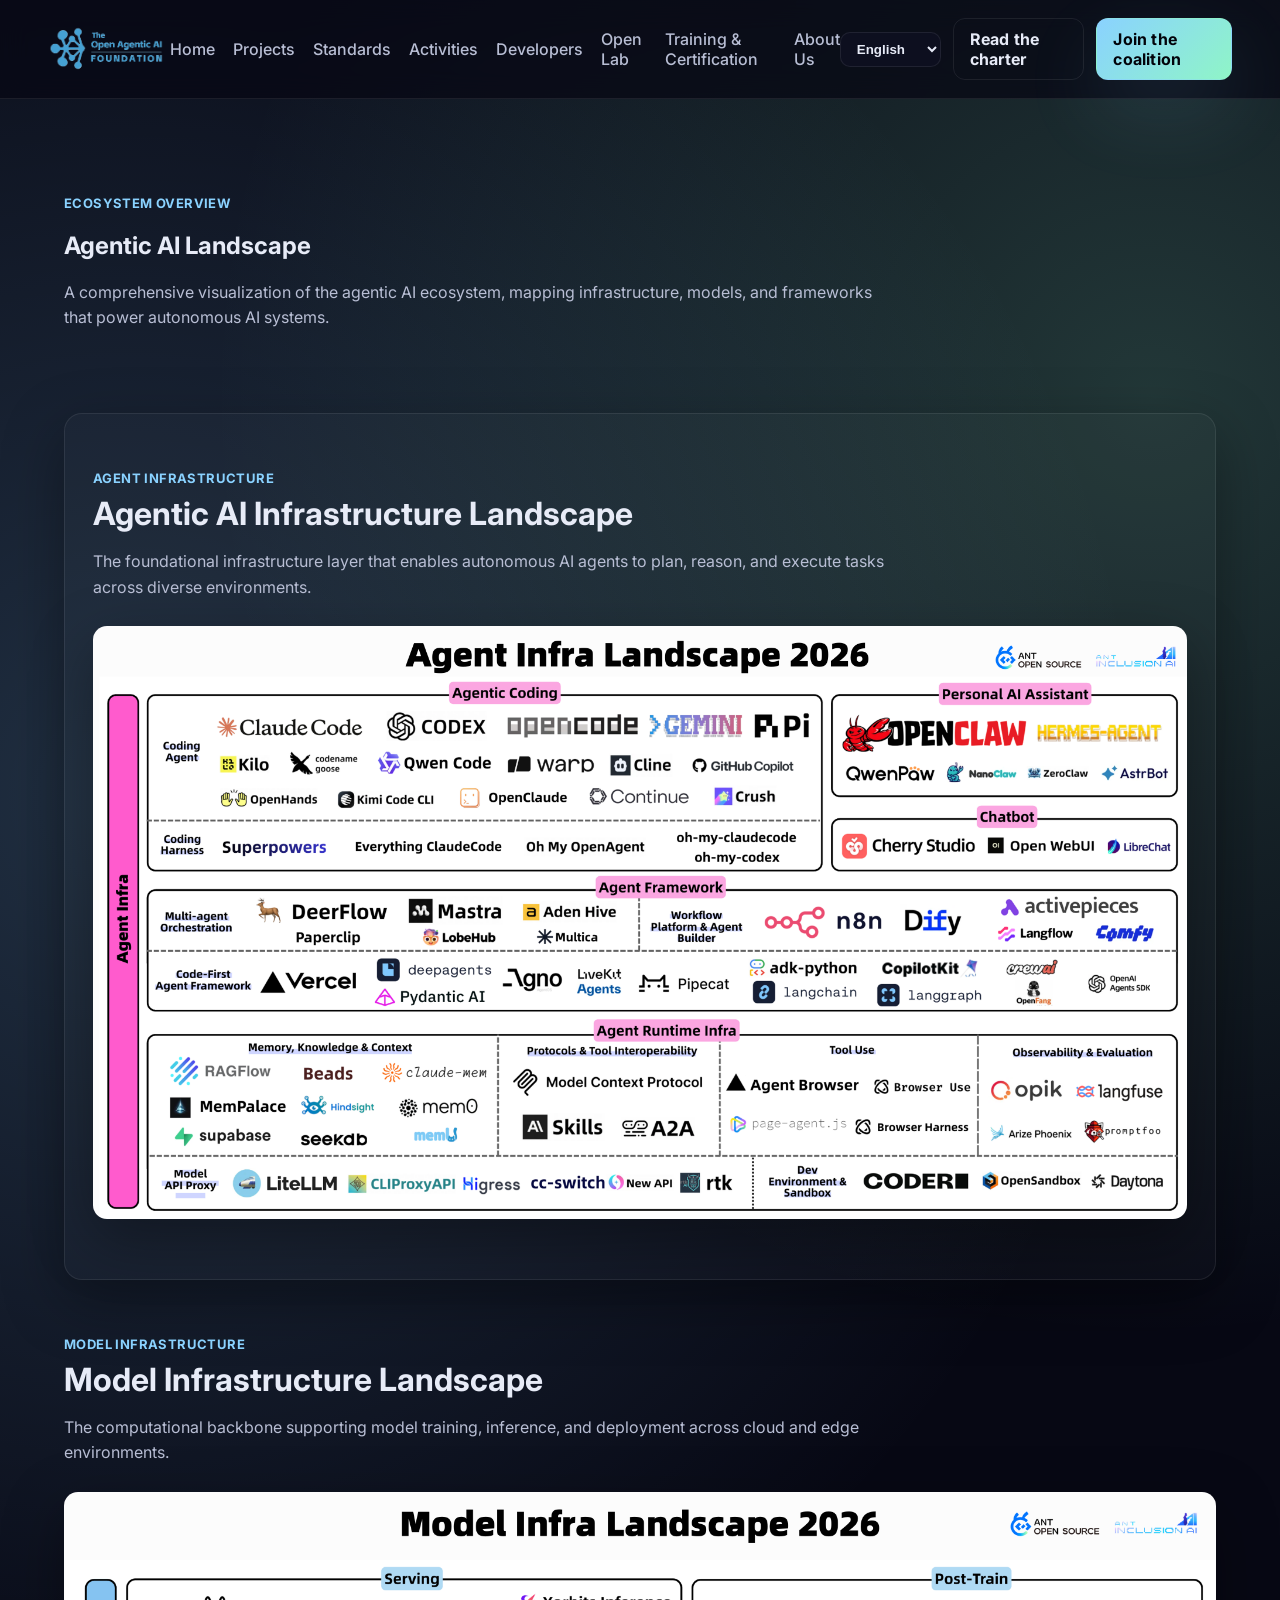
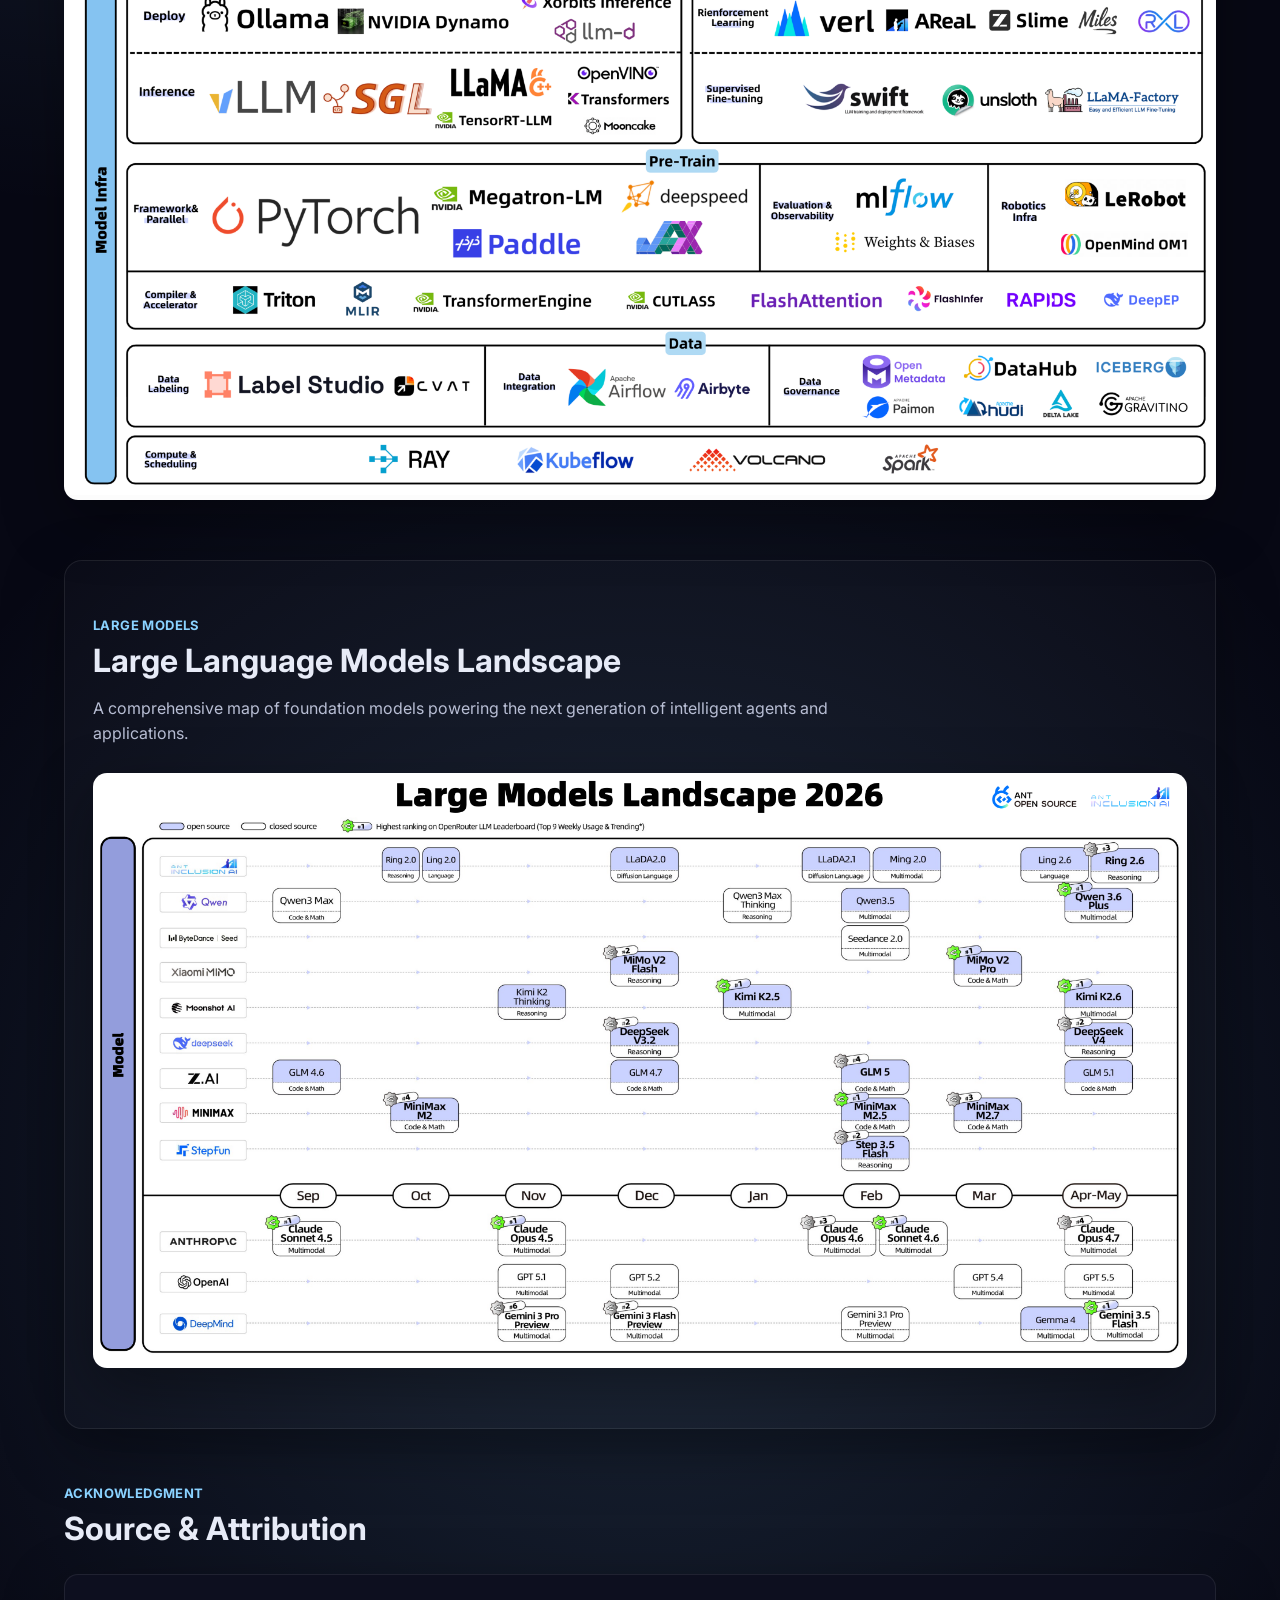
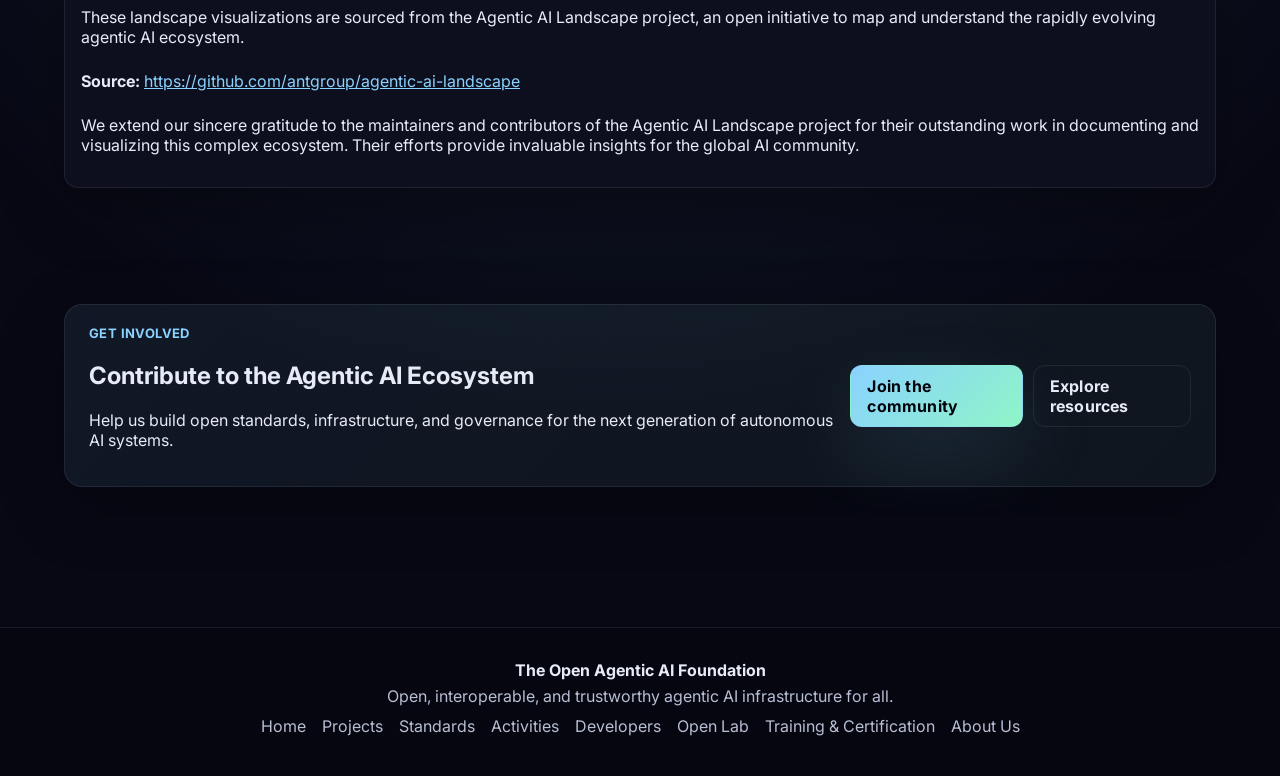
<file: landscape.html>
<!DOCTYPE html>
<html lang="en">
<head>
  <meta charset="UTF-8">
  <meta name="viewport" content="width=device-width, initial-scale=1.0">
  <meta name="description" content="Agentic AI Landscape - A comprehensive overview of the agentic AI ecosystem curated by The Open Agentic AI Foundation.">
  <title>Agentic AI Landscape · The Open Agentic AI Foundation</title>
  <link rel="preconnect" href="https://fonts.googleapis.com">
  <link rel="preconnect" href="https://fonts.gstatic.com" crossorigin>
  <link href="https://fonts.googleapis.com/css2?family=Inter:wght@400;500;600;700&family=Space+Grotesk:wght@500;600&display=swap" rel="stylesheet">
  <link rel="stylesheet" href="assets/css/style.css">
</head>
<body>
  <a class="skip-link" href="#main-content">Skip to main content</a>
  <header class="site-header">
    <a class="logo" href="index.html" aria-label="The Open Agentic AI Foundation home">
      <img class="logo__image logo__image--full" src="assets/images/oaaif-logo-full.svg" alt="The Open Agentic AI Foundation logo">
      <img class="logo__image logo__image--mark" src="assets/images/oaaif-logo-mark.svg" alt="Open Agentic AI Foundation mark">
    </a>
    <button class="mobile-menu-toggle" aria-label="Toggle mobile menu" aria-expanded="false">
      <span></span>
      <span></span>
      <span></span>
    </button>
    <nav class="nav-links">
      <a href="index.html#main-content" data-i18n="nav-home">Home</a>
      <div class="nav-item nav-item--dropdown">
        <a href="index.html#programs" data-i18n="nav-projects">Projects</a>
        <div class="nav-dropdown">
          <a href="index.html#programs" data-i18n="nav-projects-overview">Projects overview</a>
          <a href="landscape.html" data-i18n="nav-projects-landscape">Landscape</a>
          <a href="agentos-omnicompute.html" data-i18n="nav-projects-agentos">AgentOS - OmniCompute</a>
        </div>
      </div>
      <a href="index.html#pillars" data-i18n="nav-standards">Standards</a>
      <a href="index.html#community" data-i18n="nav-activities">Activities</a>
      <a href="index.html#members" data-i18n="nav-developers">Developers</a>
      <a href="index.html#resources" data-i18n="nav-open-lab">Open Lab</a>
      <a href="index.html#join" data-i18n="nav-training">Training & Certification</a>
      <div class="nav-item nav-item--dropdown">
        <a href="about.html#overview" data-i18n="nav-about">About Us</a>
        <div class="nav-dropdown">
          <a href="about.html#overview" data-i18n="nav-about-foundation">Foundation overview</a>
          <a href="about.html#mission" data-i18n="nav-about-mission">Mission</a>
          <a href="about.html#pillars" data-i18n="nav-about-charter">Charter</a>
          <a href="about.html#members" data-i18n="nav-about-structure">Organization structure</a>
          <a href="about.html#resources" data-i18n="nav-about-donors">Donor directory</a>
        </div>
      </div>
    </nav>
    <div class="header-actions">
      <select id="language-switcher" aria-label="Language selector">
        <option value="en">English</option>
        <option value="ar">العربية</option>
        <option value="zh-CN">简体中文</option>
        <option value="zh-TW">繁體中文</option>
        <option value="ja">日本語</option>
        <option value="fr">Français</option>
      </select>
      <a class="btn ghost" href="index.html#join" data-i18n="hero-cta-secondary">See the roadmap</a>
      <a class="btn" href="index.html#community" data-i18n="hero-cta-primary">Join the movement</a>
    </div>
  </header>

  <main id="main-content">
    <section id="overview" class="section">
      <div class="section__header">
        <p class="eyebrow" data-i18n="landscape-eyebrow">Ecosystem Overview</p>
        <h1 data-i18n="landscape-title">Agentic AI Landscape</h1>
        <p class="section__description" data-i18n="landscape-subtitle">A comprehensive visualization of the agentic AI ecosystem, mapping infrastructure, models, and frameworks that power autonomous AI systems.</p>
      </div>
    </section>

    <section id="agent-infrastructure" class="section section--alt">
      <div class="section__header">
        <p class="eyebrow" data-i18n="landscape-agent-eyebrow">Agent Infrastructure</p>
        <h2 data-i18n="landscape-agent-title">Agentic AI Infrastructure Landscape</h2>
        <p class="section__description" data-i18n="landscape-agent-body">The foundational infrastructure layer that enables autonomous AI agents to plan, reason, and execute tasks across diverse environments.</p>
      </div>
      <div class="architecture-diagram">
        <img src="assets/images/landscape_agent_infra.png" alt="Agentic AI Infrastructure Landscape" style="max-width: 100%; height: auto; border-radius: var(--radius); box-shadow: var(--shadow-card);">
      </div>
    </section>

    <section id="model-infrastructure" class="section">
      <div class="section__header">
        <p class="eyebrow" data-i18n="landscape-model-eyebrow">Model Infrastructure</p>
        <h2 data-i18n="landscape-model-title">Model Infrastructure Landscape</h2>
        <p class="section__description" data-i18n="landscape-model-body">The computational backbone supporting model training, inference, and deployment across cloud and edge environments.</p>
      </div>
      <div class="architecture-diagram">
        <img src="assets/images/landscape_model_infra.png" alt="Model Infrastructure Landscape" style="max-width: 100%; height: auto; border-radius: var(--radius); box-shadow: var(--shadow-card);">
      </div>
    </section>

    <section id="large-models" class="section section--alt">
      <div class="section__header">
        <p class="eyebrow" data-i18n="landscape-llm-eyebrow">Large Models</p>
        <h2 data-i18n="landscape-llm-title">Large Language Models Landscape</h2>
        <p class="section__description" data-i18n="landscape-llm-body">A comprehensive map of foundation models powering the next generation of intelligent agents and applications.</p>
      </div>
      <div class="architecture-diagram">
        <img src="assets/images/landscape_large_models.png" alt="Large Language Models Landscape" style="max-width: 100%; height: auto; border-radius: var(--radius); box-shadow: var(--shadow-card);">
      </div>
    </section>

    <section id="acknowledgment" class="section">
      <div class="section__header">
        <p class="eyebrow" data-i18n="landscape-ack-eyebrow">Acknowledgment</p>
        <h2 data-i18n="landscape-ack-title">Source & Attribution</h2>
      </div>
      <div class="highlight">
        <p data-i18n="landscape-ack-body">These landscape visualizations are sourced from the Agentic AI Landscape project, an open initiative to map and understand the rapidly evolving agentic AI ecosystem.</p>
        <p style="margin-top: 1.5rem;">
          <strong data-i18n="landscape-ack-source-label">Source:</strong>
          <a href="https://github.com/antgroup/agentic-ai-landscape" target="_blank" rel="noopener noreferrer" style="color: var(--accent); text-decoration: underline;">
            https://github.com/antgroup/agentic-ai-landscape
          </a>
        </p>
        <p style="margin-top: 1.5rem;" data-i18n="landscape-ack-thanks">We extend our sincere gratitude to the maintainers and contributors of the Agentic AI Landscape project for their outstanding work in documenting and visualizing this complex ecosystem. Their efforts provide invaluable insights for the global AI community.</p>
      </div>
    </section>

    <section id="join" class="section section--cta">
      <div class="cta">
        <div>
          <p class="eyebrow" data-i18n="cta-eyebrow">Get involved</p>
          <h2 data-i18n="landscape-cta-title">Contribute to the Agentic AI Ecosystem</h2>
          <p data-i18n="landscape-cta-body">Help us build open standards, infrastructure, and governance for the next generation of autonomous AI systems.</p>
        </div>
        <div class="cta__actions">
          <a class="btn" href="index.html#community" data-i18n="cta-primary">Join the coalition</a>
          <a class="btn ghost" href="index.html#resources" data-i18n="cta-secondary">Browse resources</a>
        </div>
      </div>
    </section>
  </main>

  <footer class="footer">
    <div class="footer__brand" data-i18n="brand-name">The Open Agentic AI Foundation</div>
    <p class="footer__text" data-i18n="footer-copy">Open, safe, and interoperable agentic AI for everyone.</p>
    <div class="footer__links">
      <a href="index.html#main-content" data-i18n="nav-home">Home</a>
      <a href="index.html#programs" data-i18n="nav-projects">Projects</a>
      <a href="index.html#pillars" data-i18n="nav-standards">Standards</a>
      <a href="index.html#community" data-i18n="nav-activities">Activities</a>
      <a href="index.html#members" data-i18n="nav-developers">Developers</a>
      <a href="index.html#resources" data-i18n="nav-open-lab">Open Lab</a>
      <a href="index.html#join" data-i18n="nav-training">Training & Certification</a>
      <a href="about.html#overview" data-i18n="nav-about">About Us</a>
    </div>
  </footer>

  <script src="assets/js/app.js"></script>
</body>
</html>
</file>
<file: assets/css/style.css>
:root {
  --bg: #070814;
  --bg-alt: #0f1022;
  --card: #0d0f1f;
  --text: #e7ebf7;
  --muted: #b8bed4;
  --accent: #8ad2ff;
  --accent-2: #8ff5c7;
  --border: rgba(255, 255, 255, 0.08);
  --glow: 0 30px 80px rgba(138, 210, 255, 0.12);
  --radius: 14px;
  --shadow-card: 0 20px 60px rgba(0, 0, 0, 0.35);
}

* {
  box-sizing: border-box;
}

body {
  margin: 0;
  font-family: "Inter", system-ui, -apple-system, sans-serif;
  background: radial-gradient(circle at 10% 20%, rgba(138, 210, 255, 0.2), transparent 30%),
              radial-gradient(circle at 90% 10%, rgba(143, 245, 199, 0.2), transparent 25%),
              radial-gradient(circle at 50% 70%, rgba(138, 210, 255, 0.15), transparent 30%),
              var(--bg);
  color: var(--text);
  min-height: 100vh;
}

html[dir="rtl"] body {
  direction: rtl;
}

html[dir="rtl"] .nav-links,
html[dir="rtl"] .header-actions {
  flex-direction: row-reverse;
}

html {
  scroll-behavior: smooth;
}

@media (prefers-reduced-motion: reduce) {
  html {
    scroll-behavior: auto;
  }
}

.skip-link {
  position: absolute;
  left: 12px;
  top: -40px;
  padding: 10px 14px;
  background: var(--accent);
  color: #02030a;
  border-radius: 10px;
  font-weight: 700;
  transition: top 0.2s ease;
  z-index: 999;
}

.skip-link:focus {
  top: 12px;
}

a {
  color: inherit;
  text-decoration: none;
}

.site-header {
  position: sticky;
  top: 0;
  z-index: 10;
  display: flex;
  align-items: center;
  justify-content: space-between;
  padding: 18px 48px;
  backdrop-filter: blur(14px);
  background: rgba(7, 8, 20, 0.72);
  border-bottom: 1px solid var(--border);
}

.logo {
  display: flex;
  align-items: center;
  gap: 12px;
}

.logo__image {
  display: block;
  height: 48px;
  width: auto;
}

.logo__image--mark {
  display: none;
}

.nav-links {
  display: flex;
  gap: 18px;
  align-items: center;
}

.nav-links a {
  color: var(--muted);
  font-weight: 500;
  transition: color 0.2s ease;
}

.nav-links a:hover {
  color: var(--accent);
}

.nav-links a.active {
  color: var(--text);
  text-decoration: underline;
  text-decoration-color: var(--accent);
  text-decoration-thickness: 2px;
  text-underline-offset: 6px;
}

.nav-item {
  position: relative;
  display: flex;
  align-items: center;
}

.nav-item--dropdown::after {
  content: "";
  position: absolute;
  top: 100%;
  left: 0;
  width: 100%;
  height: 12px;
}

.nav-dropdown {
  position: absolute;
  top: calc(100% + 12px);
  left: 0;
  display: none;
  flex-direction: column;
  gap: 6px;
  padding: 12px;
  min-width: 200px;
  background: rgba(13, 15, 31, 0.98);
  border: 1px solid var(--border);
  border-radius: 12px;
  box-shadow: var(--shadow-card);
  z-index: 20;
}

.nav-dropdown a {
  color: var(--muted);
  font-size: 14px;
  font-weight: 500;
  padding: 6px 8px;
  border-radius: 8px;
  transition: color 0.2s ease, background 0.2s ease;
}

.nav-dropdown a:hover {
  color: var(--text);
  background: rgba(138, 210, 255, 0.12);
}

.nav-item--dropdown:hover .nav-dropdown,
.nav-item--dropdown:focus-within .nav-dropdown {
  display: flex;
}

.header-actions {
  display: flex;
  align-items: center;
  gap: 12px;
}

select {
  background: var(--card);
  color: var(--text);
  border: 1px solid var(--border);
  border-radius: 10px;
  padding: 8px 12px;
  font-weight: 600;
  cursor: pointer;
}

.btn {
  padding: 10px 16px;
  border-radius: 12px;
  border: 1px solid transparent;
  background: linear-gradient(135deg, var(--accent), var(--accent-2));
  color: #02030a;
  font-weight: 700;
  letter-spacing: 0.2px;
  box-shadow: var(--glow);
  transition: transform 0.2s ease, box-shadow 0.2s ease;
}

.btn:hover {
  transform: translateY(-1px);
  box-shadow: 0 20px 40px rgba(138, 210, 255, 0.25);
}

.btn.ghost {
  background: transparent;
  border: 1px solid var(--border);
  color: var(--text);
  box-shadow: none;
}

main {
  max-width: 1200px;
  margin: 0 auto;
  padding: 40px 24px 80px;
}

.hero {
  display: grid;
  grid-template-columns: 1.2fr 0.8fr;
  gap: 28px;
  padding: 40px 0 32px;
  align-items: center;
}

.hero__content h1 {
  font-size: clamp(32px, 4vw, 46px);
  margin: 12px 0;
  line-height: 1.1;
}

.hero__content .lead {
  color: var(--muted);
  font-size: 18px;
  line-height: 1.6;
  margin-bottom: 20px;
}

.hero__actions {
  display: flex;
  gap: 12px;
  flex-wrap: wrap;
  margin-bottom: 20px;
}

.metrics {
  display: grid;
  grid-template-columns: repeat(auto-fit, minmax(160px, 1fr));
  gap: 14px;
}

.metric {
  padding: 14px;
  background: var(--card);
  border: 1px solid var(--border);
  border-radius: var(--radius);
  box-shadow: var(--shadow-card);
}

.metric__value {
  font-size: 24px;
  font-weight: 700;
}

.metric__label {
  color: var(--muted);
  font-size: 14px;
}

.hero__panel .panel {
  background: linear-gradient(180deg, rgba(8, 10, 26, 0.8), rgba(7, 8, 20, 0.95));
  border: 1px solid var(--border);
  border-radius: 18px;
  padding: 18px;
  box-shadow: var(--shadow-card);
}

.panel__header {
  display: flex;
  gap: 8px;
  margin-bottom: 12px;
}

.pill {
  display: inline-block;
  padding: 6px 10px;
  border-radius: 999px;
  border: 1px solid var(--border);
  background: rgba(255, 255, 255, 0.04);
  color: var(--text);
  font-size: 13px;
  font-weight: 600;
}

.pill--accent {
  border: none;
  background: linear-gradient(135deg, rgba(138, 210, 255, 0.2), rgba(143, 245, 199, 0.2));
  color: var(--accent);
}

.panel__body h3 {
  margin: 0 0 12px;
}

.timeline {
  list-style: none;
  padding: 0;
  margin: 0;
  display: flex;
  flex-direction: column;
  gap: 14px;
}

.timeline li {
  display: grid;
  grid-template-columns: 50px 1fr;
  gap: 10px;
  padding: 10px;
  border-radius: 12px;
  border: 1px solid var(--border);
  background: rgba(255, 255, 255, 0.02);
}

.timeline__time {
  font-weight: 700;
  color: var(--accent);
}

.timeline__title {
  margin: 0 0 4px;
}

.timeline__desc {
  margin: 0;
  color: var(--muted);
}

.panel__footer {
  margin-top: 12px;
  color: var(--muted);
  font-size: 14px;
}

.section {
  padding: 56px 0;
}

.section--alt {
  background: rgba(255, 255, 255, 0.02);
  border: 1px solid var(--border);
  border-radius: 18px;
  padding: 56px 28px;
  box-shadow: var(--shadow-card);
}

.section__header {
  max-width: 820px;
  margin-bottom: 26px;
}

.section__header h2 {
  font-size: 32px;
  margin: 8px 0;
}

.section__description {
  color: var(--muted);
  line-height: 1.6;
}

.cards {
  display: grid;
  grid-template-columns: repeat(auto-fit, minmax(240px, 1fr));
  gap: 16px;
}

.card {
  background: var(--card);
  border: 1px solid var(--border);
  border-radius: var(--radius);
  padding: 18px;
  box-shadow: var(--shadow-card);
  line-height: 1.5;
}

.pillars {
  display: grid;
  grid-template-columns: repeat(auto-fit, minmax(260px, 1fr));
  gap: 16px;
}

.pillar {
  background: var(--card);
  border: 1px solid var(--border);
  border-radius: var(--radius);
  padding: 18px;
  box-shadow: var(--shadow-card);
}

.pillar h3 {
  margin: 6px 0 8px;
}

.pillar p {
  color: var(--muted);
}

.pillar ul {
  margin: 8px 0 0 16px;
  padding: 0;
  color: var(--text);
  line-height: 1.6;
}

.programs {
  display: grid;
  grid-template-columns: repeat(auto-fit, minmax(240px, 1fr));
  gap: 16px;
}

.program {
  border: 1px solid var(--border);
  border-radius: var(--radius);
  padding: 16px;
  background: var(--card);
  box-shadow: var(--shadow-card);
}

.logo-wall {
  display: grid;
  grid-template-columns: repeat(auto-fit, minmax(200px, 1fr));
  gap: 20px;
}

.logo-item {
  background: var(--card);
  border: 1px solid var(--border);
  border-radius: var(--radius);
  padding: 24px;
  display: flex;
  flex-direction: column;
  align-items: center;
  justify-content: center;
  transition: transform 0.2s ease, box-shadow 0.2s ease;
  text-align: center;
}

.logo-item:hover {
  transform: translateY(-4px);
  box-shadow: var(--glow);
}

.logo-placeholder {
  width: 120px;
  height: 80px;
  display: flex;
  align-items: center;
  justify-content: center;
  font-size: 24px;
  font-weight: 700;
  color: var(--accent);
  background: linear-gradient(135deg, rgba(138, 210, 255, 0.1), rgba(143, 245, 199, 0.1));
  border-radius: 12px;
  margin-bottom: 12px;
  font-family: "Space Grotesk", "Inter", sans-serif;
}

.member-logo {
  width: 100%;
  max-width: 160px;
  height: auto;
  max-height: 80px;
  object-fit: contain;
}

.logo-name {
  color: var(--muted);
  font-size: 14px;
  font-weight: 500;
}

.community-list {
  display: grid;
  grid-template-columns: repeat(auto-fit, minmax(200px, 1fr));
  gap: 20px;
}

.community-item {
  background: var(--card);
  border: 1px solid var(--border);
  border-radius: var(--radius);
  padding: 24px;
  display: flex;
  align-items: center;
  justify-content: center;
  text-align: center;
  font-size: 16px;
  font-weight: 600;
  color: var(--text);
  transition: transform 0.2s ease, box-shadow 0.2s ease;
  min-height: 80px;
}

.community-item:hover {
  transform: translateY(-4px);
  box-shadow: var(--glow);
}

@media (max-width: 768px) {
  .logo-wall {
    grid-template-columns: repeat(2, 1fr);
    gap: 12px;
  }

  .logo-placeholder {
    width: 80px;
    height: 60px;
    font-size: 18px;
  }

  .member-logo {
    max-width: 100px;
    max-height: 50px;
  }

  .logo-name {
    font-size: 12px;
  }

  .community-list {
    grid-template-columns: repeat(2, 1fr);
    gap: 12px;
  }

  .community-item {
    font-size: 14px;
    padding: 16px;
    min-height: 60px;
  }
}

@media (max-width: 480px) {
  .logo-wall {
    grid-template-columns: repeat(2, 1fr);
  }
}

.program__meta {
  font-size: 14px;
  color: var(--muted);
  margin-bottom: 8px;
}

.grid {
  display: grid;
  grid-template-columns: repeat(auto-fit, minmax(220px, 1fr));
  gap: 14px;
}

.highlight {
  border: 1px solid var(--border);
  border-radius: var(--radius);
  padding: 16px;
  background: var(--card);
  box-shadow: var(--shadow-card);
}

.resource-grid {
  display: grid;
  grid-template-columns: repeat(auto-fit, minmax(240px, 1fr));
  gap: 16px;
}

.resource {
  border: 1px solid var(--border);
  border-radius: var(--radius);
  padding: 16px;
  background: var(--card);
  box-shadow: var(--shadow-card);
}

.link {
  display: inline-flex;
  gap: 6px;
  align-items: center;
  margin-top: 8px;
  color: var(--accent);
  font-weight: 600;
}

.section--cta {
  padding: 60px 0;
}

.cta {
  display: flex;
  align-items: center;
  justify-content: space-between;
  gap: 14px;
  padding: 20px 24px;
  border: 1px solid var(--border);
  border-radius: 18px;
  background: linear-gradient(135deg, rgba(138, 210, 255, 0.08), rgba(143, 245, 199, 0.06));
  box-shadow: var(--shadow-card);
}

.cta__actions {
  display: flex;
  gap: 10px;
}

.footer {
  padding: 32px 24px 40px;
  border-top: 1px solid var(--border);
  background: rgba(5, 6, 15, 0.85);
  text-align: center;
}

.footer__brand {
  font-weight: 700;
  margin-bottom: 6px;
}

.footer__text {
  color: var(--muted);
  margin: 0 0 10px;
}

.footer__links {
  display: flex;
  justify-content: center;
  gap: 16px;
  color: var(--muted);
  flex-wrap: wrap;
}

.eyebrow {
  letter-spacing: 0.4px;
  text-transform: uppercase;
  font-weight: 700;
  color: var(--accent);
  font-size: 13px;
  margin: 0;
}

.mobile-menu-toggle {
  display: none;
  background: var(--card);
  border: 1px solid var(--border);
  border-radius: 10px;
  padding: 10px;
  cursor: pointer;
  width: 40px;
  height: 40px;
  flex-direction: column;
  justify-content: center;
  align-items: center;
  gap: 5px;
}

.mobile-menu-toggle span {
  display: block;
  width: 20px;
  height: 2px;
  background: var(--text);
  transition: all 0.3s ease;
}

.mobile-menu-toggle.active span:nth-child(1) {
  transform: rotate(45deg) translate(5px, 5px);
}

.mobile-menu-toggle.active span:nth-child(2) {
  opacity: 0;
}

.mobile-menu-toggle.active span:nth-child(3) {
  transform: rotate(-45deg) translate(7px, -7px);
}

@media (max-width: 960px) {
  .site-header {
    flex-wrap: wrap;
    gap: 12px;
    padding: 14px 24px;
  }

  .logo {
    flex: 0 0 auto;
    max-width: calc(100% - 60px);
  }

  .logo__image--full {
    display: block !important;
    height: 32px;  /* 移动端缩小一点 */
  }

  .logo__image--mark {
    display: none !important;
  }

  .mobile-menu-toggle {
    display: flex;
    flex-shrink: 0;
  }

  .nav-links {
    display: none;
    width: 100%;
    flex-direction: column;
    align-items: stretch;
    gap: 8px;
    padding: 12px 0;
    border-top: 1px solid var(--border);
  }

  .nav-links.active {
    display: flex;
  }

  .nav-links > a {
    padding: 8px 0;
  }

  .nav-item--dropdown .nav-dropdown {
    position: static;
    display: none;
    margin-left: 16px;
    margin-top: 8px;
  }

  .nav-item--dropdown.active .nav-dropdown {
    display: flex;
  }

  .header-actions {
    display: none;
    width: 100%;
    flex-direction: column;
    align-items: stretch;
    gap: 10px;
    padding-top: 12px;
    margin-top: 12px;
    border-top: 1px solid var(--border);
  }

  .nav-links.active ~ .header-actions {
    display: flex;
  }

  .header-actions .btn {
    font-size: 14px;
    padding: 10px 14px;
    text-align: center;
    width: 100%;
  }

  .header-actions select {
    font-size: 14px;
    padding: 10px 12px;
    width: 100%;
  }

  .hero {
    grid-template-columns: 1fr;
    padding-top: 24px;
  }

  .cta {
    flex-direction: column;
    align-items: flex-start;
  }
}
</file>
